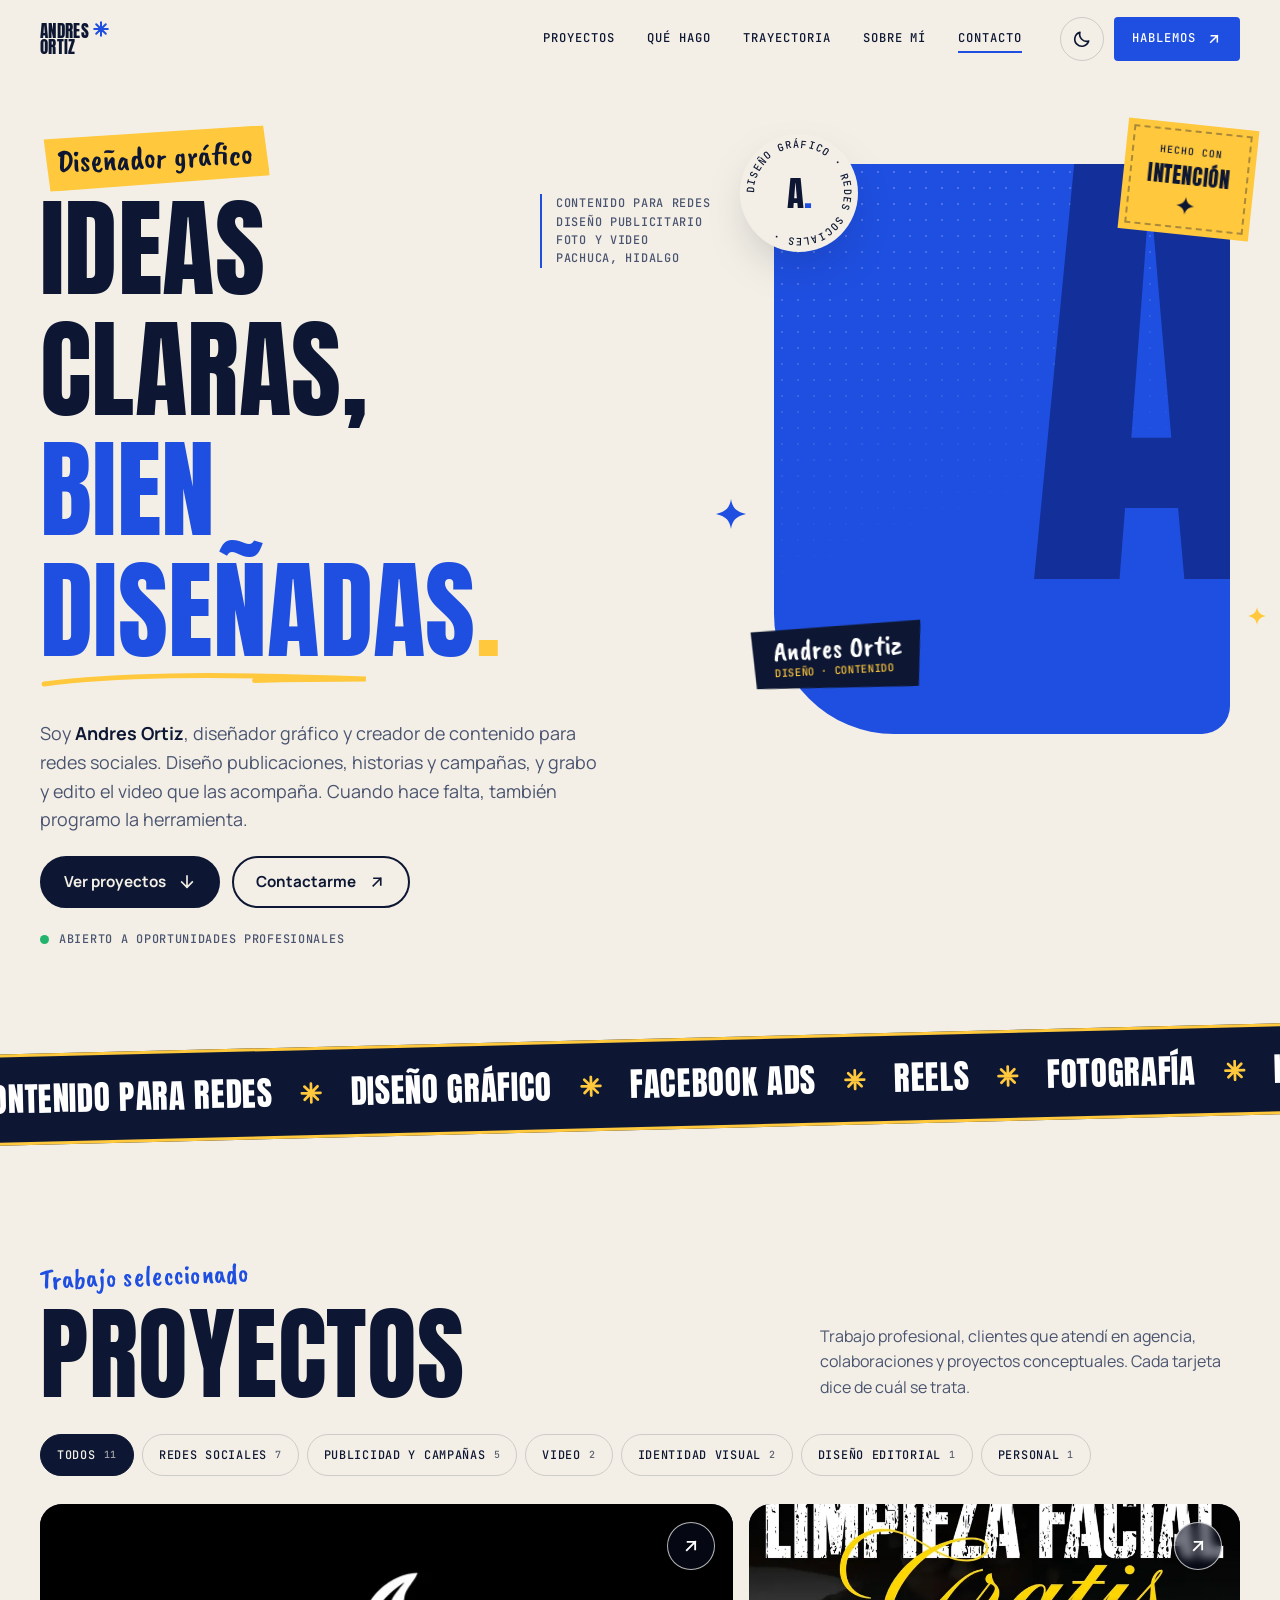
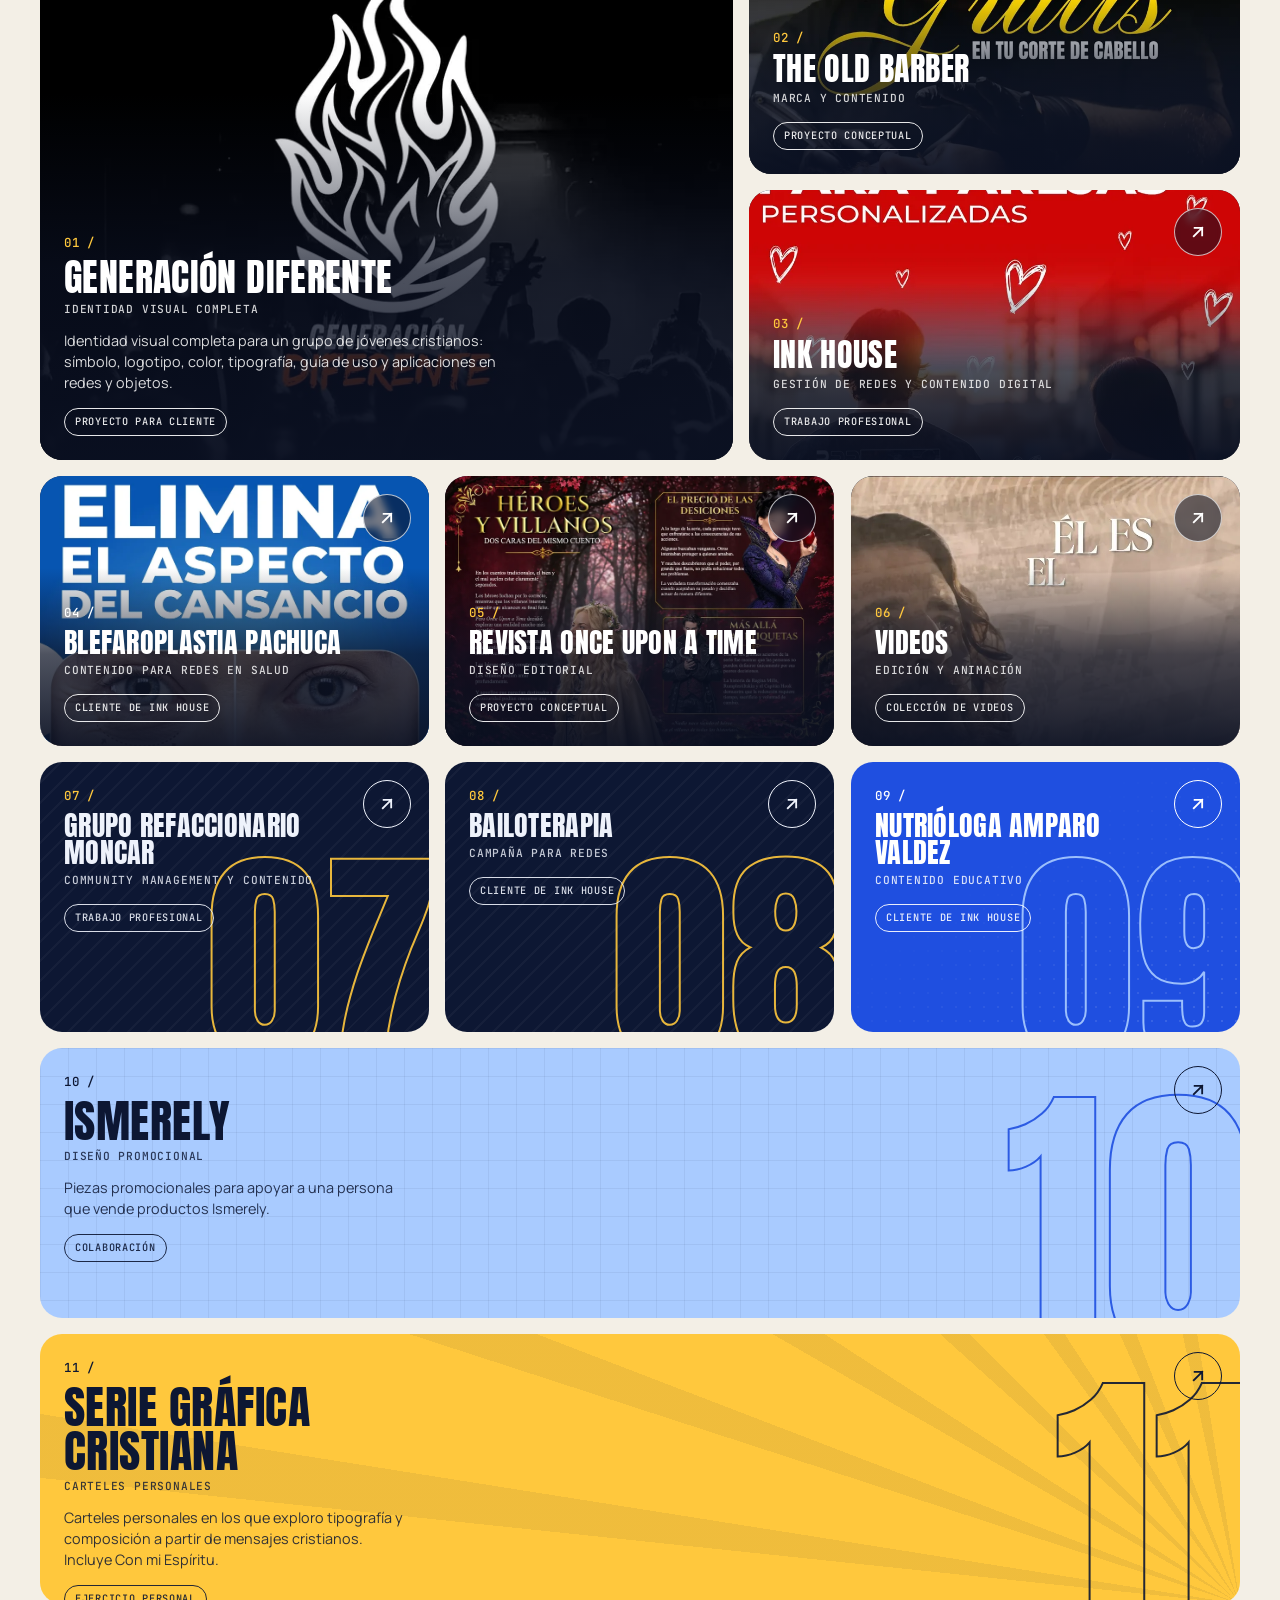
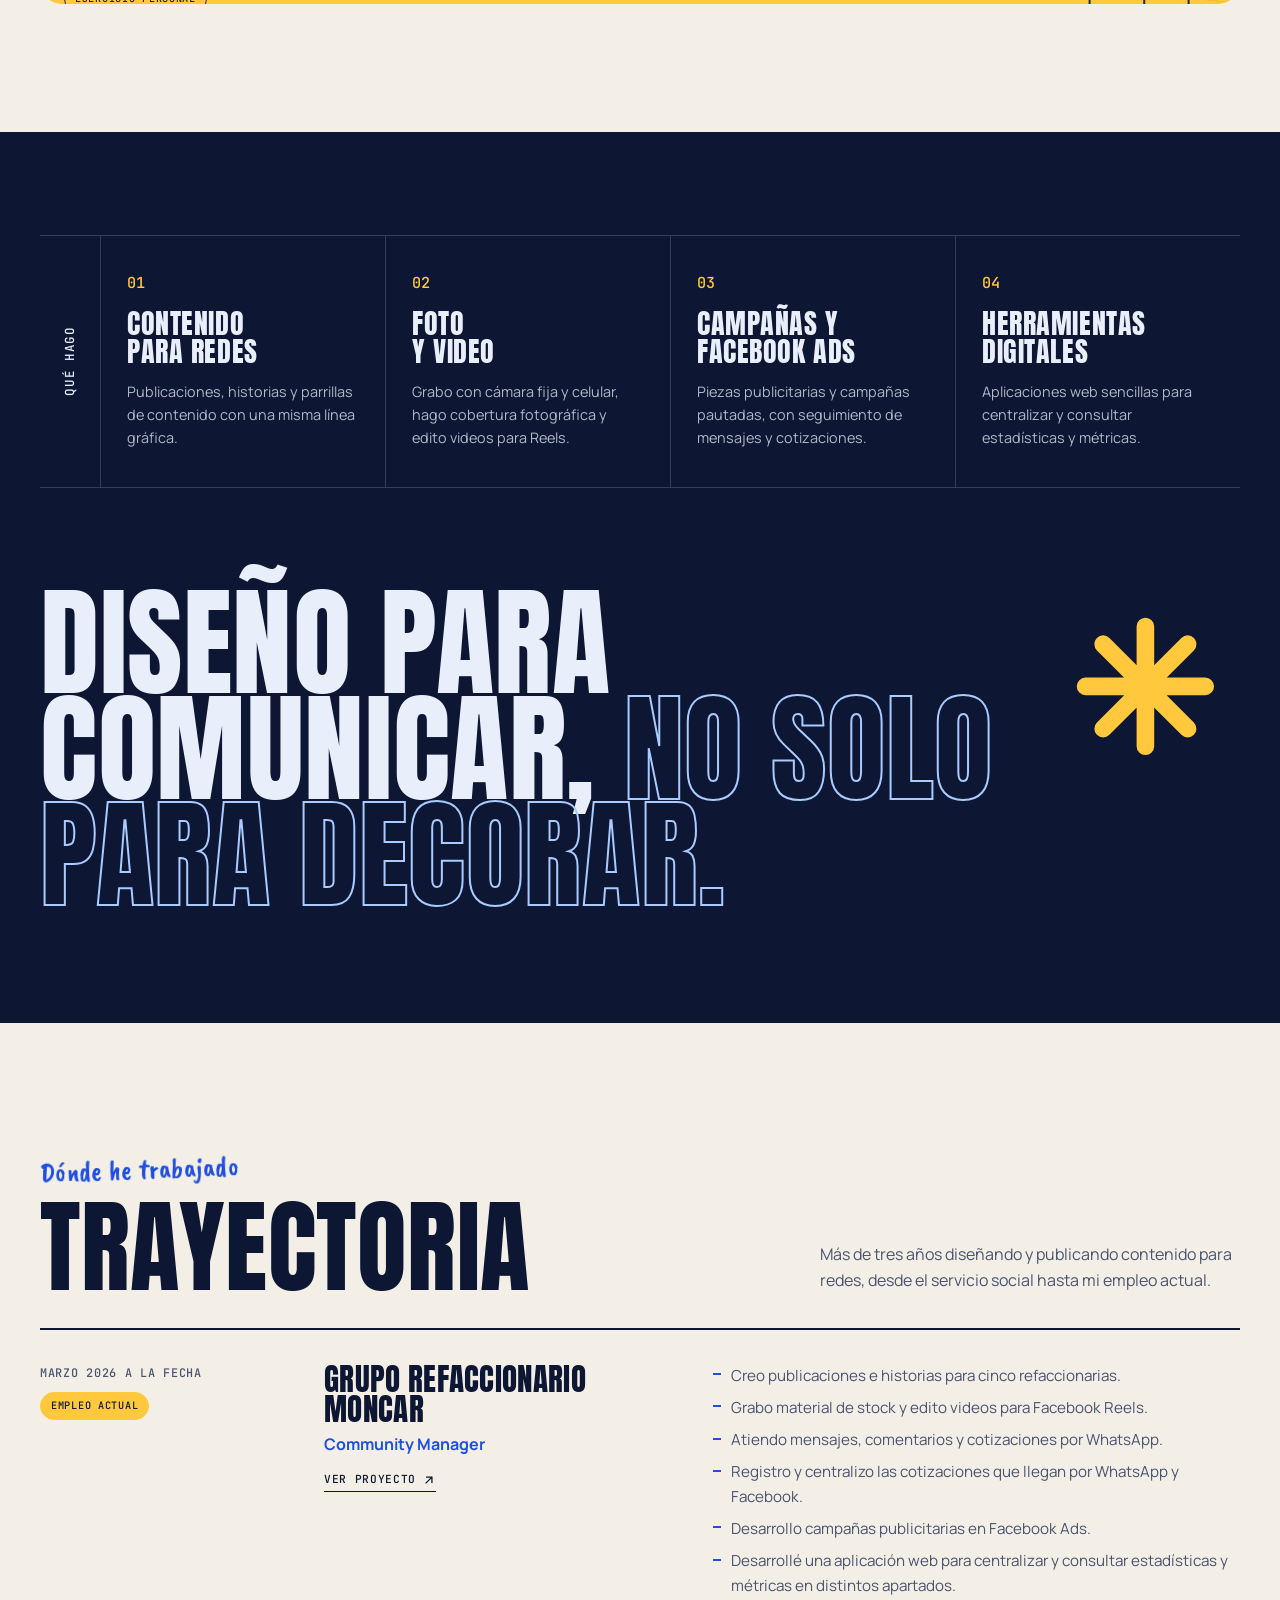
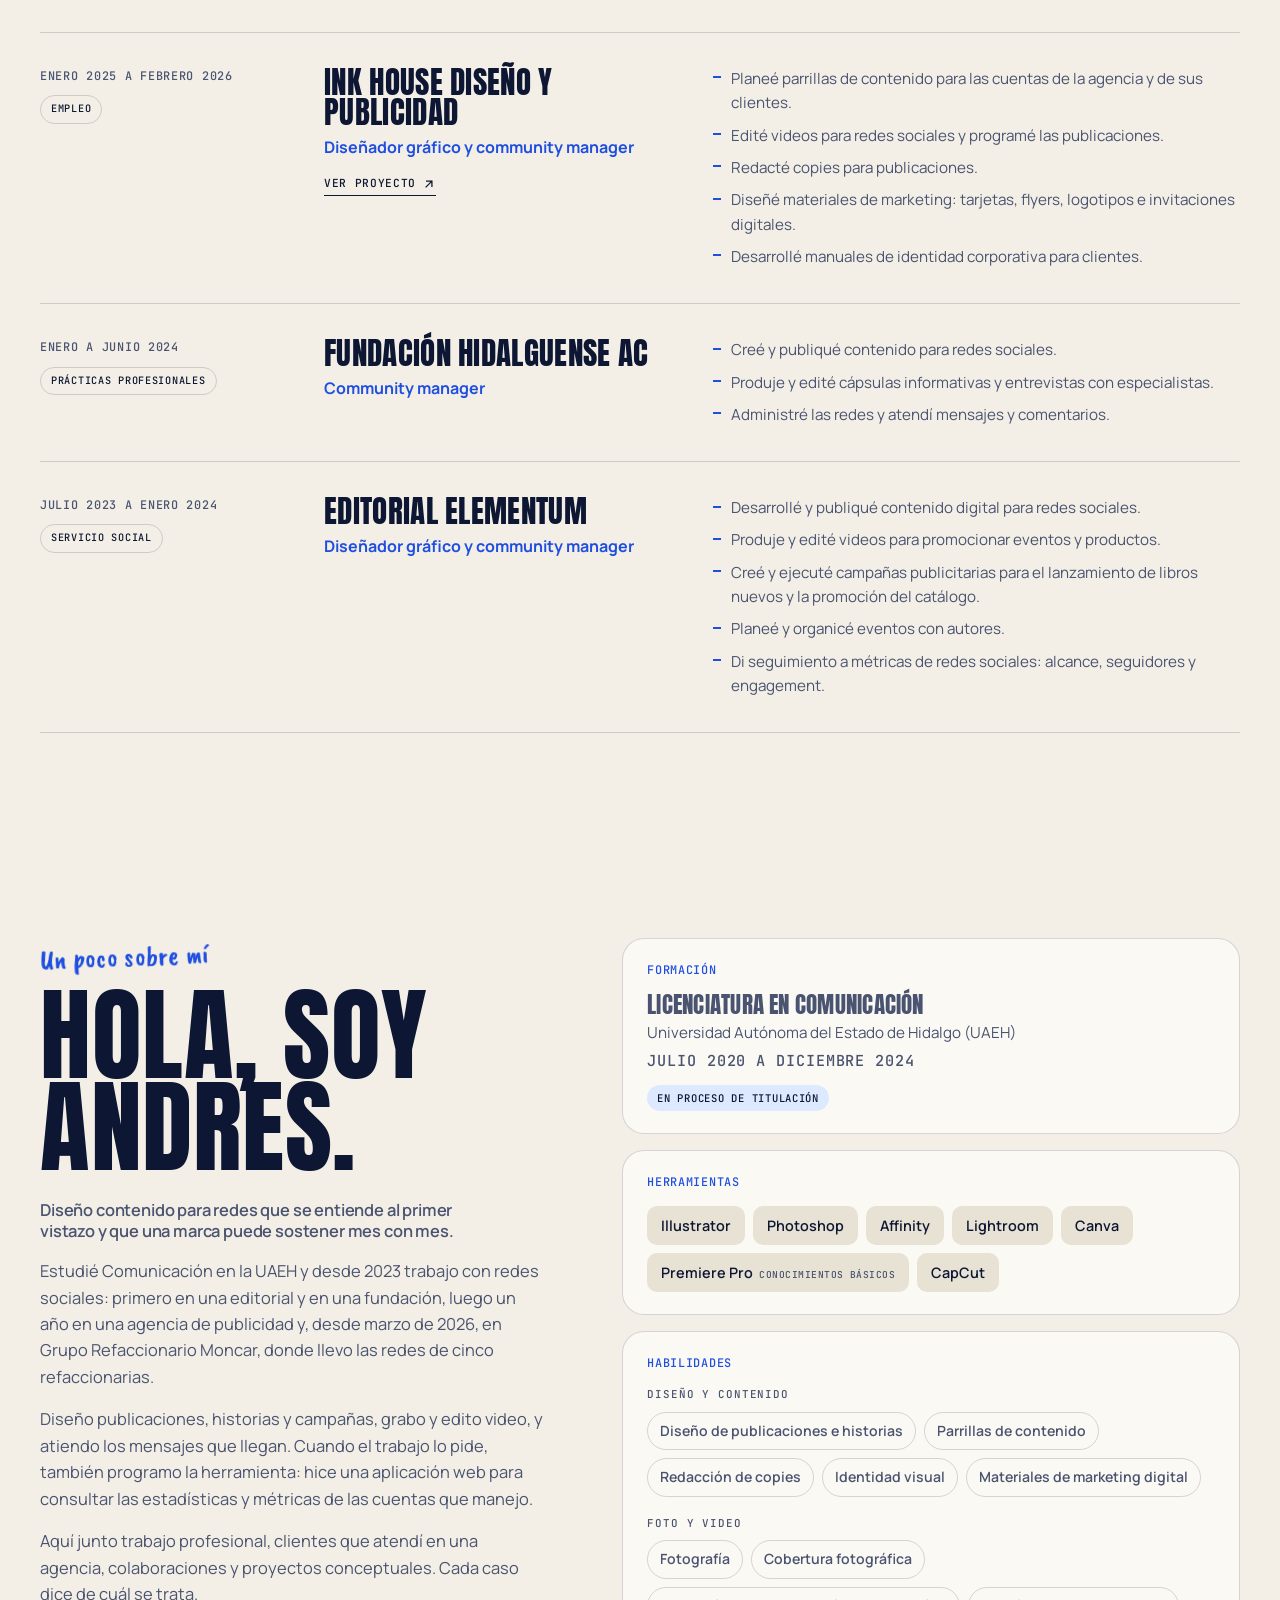
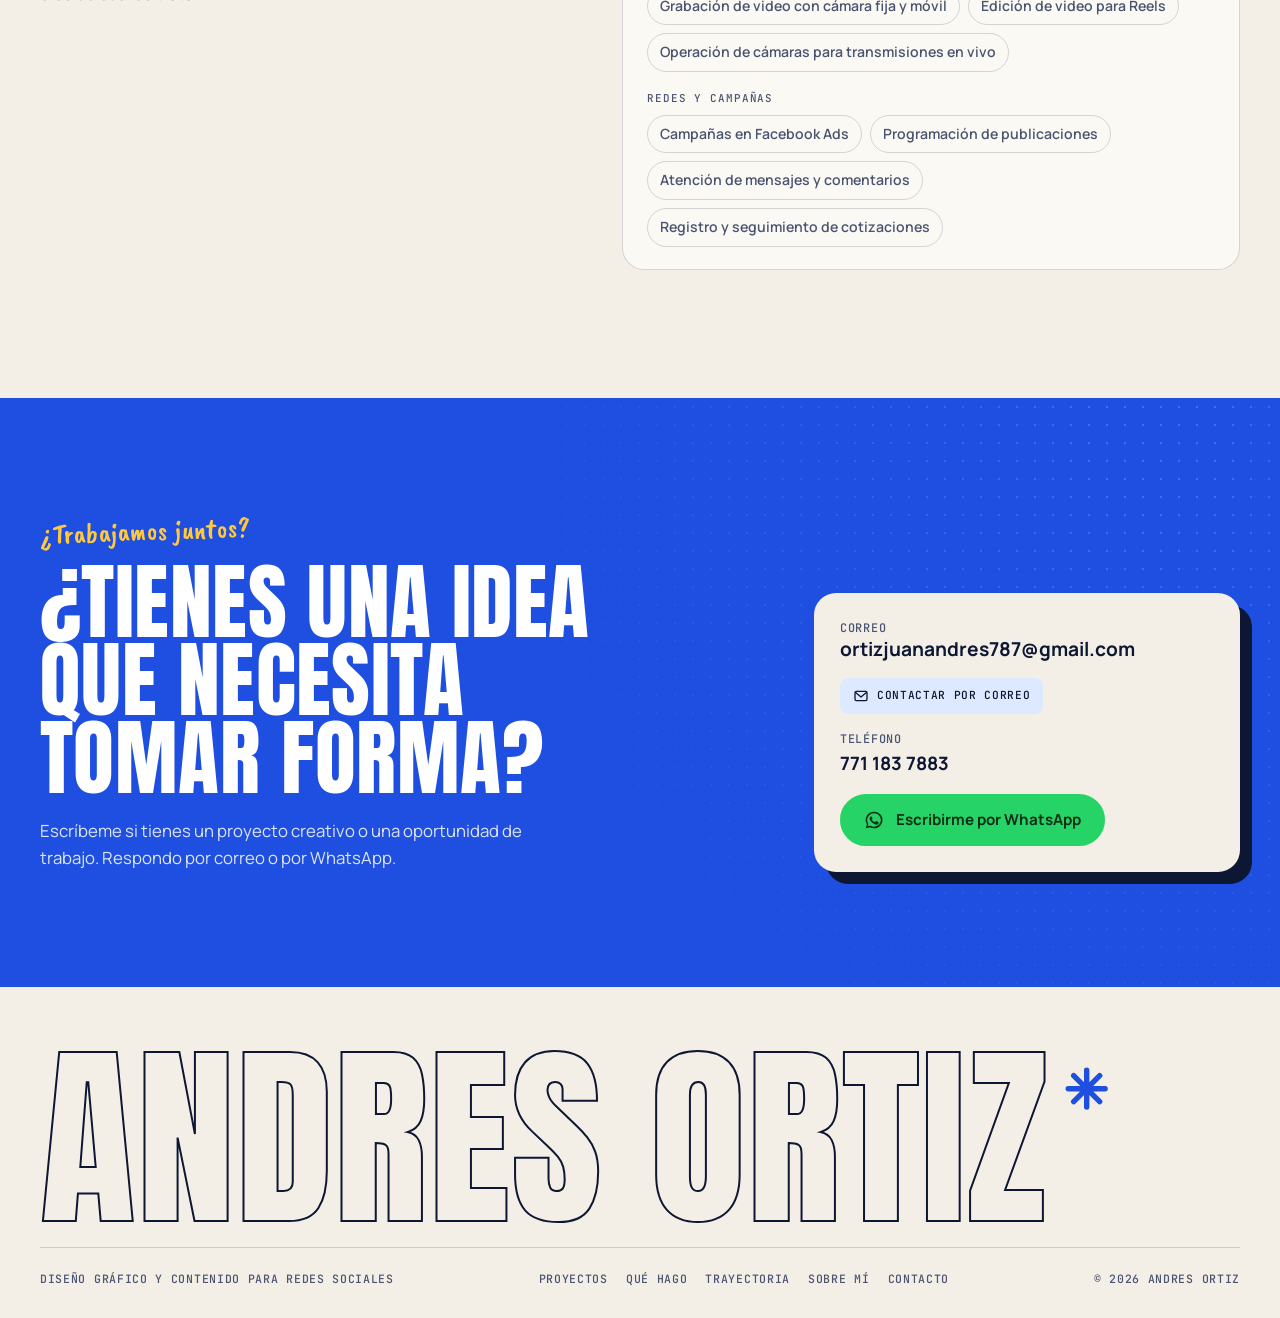
<file: index.html>
<!doctype html>
<html lang="es" class="no-js">
<head>
<meta charset="utf-8">
<meta name="viewport" content="width=device-width,initial-scale=1">
<title>Andres Ortiz · Diseñador gráfico y creador de contenido para redes sociales</title>
<meta name="description" content="Portafolio de Andres Ortiz, diseñador gráfico y creador de contenido para redes sociales en Pachuca, Hidalgo.">
<meta name="theme-color" content="#f3efe6" media="(prefers-color-scheme: light)">
<meta name="theme-color" content="#0a1022" media="(prefers-color-scheme: dark)">
<link rel="canonical" href="https://andre0tz.github.io/portafolio-andres-ortiz/">
<!-- Vista al compartir el enlace (Facebook, WhatsApp, LinkedIn, X). Cada proyecto tiene la suya en p/<slug>/ -->
<meta property="og:type" content="website">
<meta property="og:site_name" content="Andres Ortiz · Portafolio">
<meta property="og:locale" content="es_MX">
<meta property="og:url" content="https://andre0tz.github.io/portafolio-andres-ortiz/">
<meta property="og:title" content="Andres Ortiz · Diseñador gráfico y creador de contenido para redes sociales">
<meta property="og:description" content="Identidad visual, publicaciones, historias, campañas, fotografía y video para redes sociales.">
<meta property="og:image" content="https://andre0tz.github.io/portafolio-andres-ortiz/assets/compartir/portafolio.jpg">
<meta property="og:image:width" content="1200">
<meta property="og:image:height" content="630">
<meta property="og:image:alt" content="Portafolio de Andres Ortiz con tres de sus proyectos">
<meta name="twitter:card" content="summary_large_image">
<meta name="twitter:title" content="Andres Ortiz · Diseñador gráfico y creador de contenido para redes sociales">
<meta name="twitter:description" content="Identidad visual, publicaciones, historias, campañas, fotografía y video para redes sociales.">
<meta name="twitter:image" content="https://andre0tz.github.io/portafolio-andres-ortiz/assets/compartir/portafolio.jpg">
<link rel="icon" href="assets/favicon.svg" type="image/svg+xml">
<link rel="apple-touch-icon" href="assets/apple-touch-icon.png">
<link rel="preload" href="assets/fonts/anton-latin-400-normal.woff2" as="font" type="font/woff2" crossorigin>
<link rel="preload" href="assets/fonts/manrope-latin-wght-normal.woff2" as="font" type="font/woff2" crossorigin>
<script>
  /* Tema antes de pintar, para evitar parpadeo */
  (function () {
    var d = document.documentElement, t = null;
    d.classList.remove('no-js'); d.classList.add('js');
    try { t = localStorage.getItem('tema'); } catch (e) {}
    if (!t) t = matchMedia('(prefers-color-scheme: dark)').matches ? 'oscuro' : 'claro';
    d.dataset.theme = t;
    if (/[?&]pendientes\b/.test(location.search)) d.classList.add('ver-pendientes');
  })();
</script>
<link rel="stylesheet" href="assets/css/estilos.css?v=20261120a">
</head>
<body>
<a class="saltar" href="#contenido">Saltar al contenido</a>

<!-- ============ SÍMBOLOS SVG REUTILIZABLES ============ -->
<svg width="0" height="0" style="position:absolute" aria-hidden="true">
  <symbol id="i-flecha" viewBox="0 0 24 24"><path d="M7 17 17 7M8 7h9v9" fill="none" stroke="currentColor" stroke-width="2.2" stroke-linecap="square"/></symbol>
  <symbol id="i-abajo" viewBox="0 0 24 24"><path d="M12 4v15M5 12l7 7 7-7" fill="none" stroke="currentColor" stroke-width="2.2" stroke-linecap="square"/></symbol>
  <symbol id="i-chispa" viewBox="0 0 24 24"><path d="M12 0c.9 6.7 4.4 10.4 12 12-7.6 1.6-11.1 5.3-12 12-.9-6.7-4.4-10.4-12-12C7.6 10.4 11.1 6.7 12 0Z" fill="currentColor"/></symbol>
  <symbol id="i-estallido" viewBox="0 0 40 40"><g stroke="currentColor" stroke-width="5" stroke-linecap="round"><path d="M20 3v34M3 20h34M8 8l24 24M32 8 8 32"/></g></symbol>
  <symbol id="i-sol" viewBox="0 0 24 24"><circle cx="12" cy="12" r="4.5" fill="none" stroke="currentColor" stroke-width="2"/><path d="M12 1.5v3M12 19.5v3M1.5 12h3M19.5 12h3M4.6 4.6l2.1 2.1M17.3 17.3l2.1 2.1M4.6 19.4l2.1-2.1M17.3 6.7l2.1-2.1" stroke="currentColor" stroke-width="2" stroke-linecap="round"/></symbol>
  <symbol id="i-luna" viewBox="0 0 24 24"><path d="M20 14.5A8.5 8.5 0 0 1 9.5 4a8.5 8.5 0 1 0 10.5 10.5Z" fill="none" stroke="currentColor" stroke-width="2" stroke-linejoin="round"/></symbol>
  <symbol id="i-cerrar" viewBox="0 0 24 24"><path d="M6 6l12 12M18 6 6 18" stroke="currentColor" stroke-width="2.2" stroke-linecap="square"/></symbol>
  <symbol id="i-correo" viewBox="0 0 24 24"><rect x="3" y="5" width="18" height="14" rx="2" fill="none" stroke="currentColor" stroke-width="2"/><path d="m3.5 6.5 8.5 7 8.5-7" fill="none" stroke="currentColor" stroke-width="2" stroke-linejoin="round"/></symbol>
  <symbol id="i-whatsapp" viewBox="0 0 24 24"><path fill="currentColor" d="M12 2a9.9 9.9 0 0 0-8.5 15l-1.4 5 5.1-1.3A10 10 0 1 0 12 2Zm0 18.2a8.2 8.2 0 0 1-4.2-1.2l-.3-.2-3 .8.8-2.9-.2-.3A8.2 8.2 0 1 1 12 20.2Zm4.5-6.1c-.2-.1-1.5-.7-1.7-.8s-.4-.1-.6.1-.7.8-.8 1-.3.2-.6.1a6.7 6.7 0 0 1-3.3-2.9c-.3-.4.2-.4.7-1.3.1-.2 0-.3 0-.4l-.8-1.8c-.2-.5-.4-.4-.6-.4h-.5a1 1 0 0 0-.7.3 3 3 0 0 0-.9 2.2 5.2 5.2 0 0 0 1.1 2.7 11.9 11.9 0 0 0 4.6 4c1.7.7 2.3.8 3.2.6a2.7 2.7 0 0 0 1.8-1.2 2.2 2.2 0 0 0 .1-1.3c0-.1-.2-.2-.4-.3Z"/></symbol>
  <symbol id="i-copiar" viewBox="0 0 24 24"><rect x="8" y="8" width="12" height="12" rx="2" fill="none" stroke="currentColor" stroke-width="2"/><path d="M16 8V5a1 1 0 0 0-1-1H5a1 1 0 0 0-1 1v10a1 1 0 0 0 1 1h3" fill="none" stroke="currentColor" stroke-width="2"/></symbol>
  <symbol id="i-imagen" viewBox="0 0 24 24"><rect x="3" y="4" width="18" height="16" rx="2" fill="none" stroke="currentColor" stroke-width="1.6"/><circle cx="9" cy="10" r="2" fill="none" stroke="currentColor" stroke-width="1.6"/><path d="m4 18 5-5 4 4 3-3 4 4" fill="none" stroke="currentColor" stroke-width="1.6"/></symbol>
  <symbol id="i-play" viewBox="0 0 24 24"><path d="M8 5v14l11-7z" fill="currentColor"/></symbol>
  <symbol id="i-ig-corazon" viewBox="0 0 24 24"><path d="M12 20.3 10.6 19C5.6 14.5 2.5 11.7 2.5 8.2 2.5 5.4 4.7 3.3 7.4 3.3c1.8 0 3.5.9 4.6 2.3 1.1-1.4 2.8-2.3 4.6-2.3 2.7 0 4.9 2.1 4.9 4.9 0 3.5-3.1 6.3-8.1 10.8L12 20.3z" fill="var(--relleno,none)" stroke="currentColor" stroke-width="1.9" stroke-linejoin="round"/></symbol>
  <symbol id="i-ig-comentario" viewBox="0 0 24 24"><path d="M20.7 16.4A9 9 0 1 0 17 20l3.9 1-0.2-4.6z" fill="none" stroke="currentColor" stroke-width="1.9" stroke-linejoin="round"/></symbol>
  <symbol id="i-ig-enviar" viewBox="0 0 24 24"><path d="M21.5 3 10 13.4M21.5 3l-6.8 18-4.7-7.6L2.5 9.7 21.5 3z" fill="none" stroke="currentColor" stroke-width="1.9" stroke-linejoin="round"/></symbol>
  <symbol id="i-ig-guardar" viewBox="0 0 24 24"><path d="M19 21l-7-6-7 6V3.5h14V21z" fill="none" stroke="currentColor" stroke-width="1.9" stroke-linejoin="round"/></symbol>
  <symbol id="i-ig-mas" viewBox="0 0 24 24"><circle cx="5" cy="12" r="1.7" fill="currentColor"/><circle cx="12" cy="12" r="1.7" fill="currentColor"/><circle cx="19" cy="12" r="1.7" fill="currentColor"/></symbol>
  <symbol id="i-fb-like" viewBox="0 0 24 24"><path d="M7.5 10.5V20h-3.5v-9.5h3.5zm2 9.5h7.6c.9 0 1.7-.6 1.9-1.5l1.4-6.2c.3-1.2-.7-2.3-1.9-2.3H14V5.6c0-1.3-1-2.3-2.3-2.3L9.5 10v10z" fill="currentColor"/></symbol>
  <symbol id="i-pausa" viewBox="0 0 24 24"><rect x="6" y="5" width="4" height="14" rx="1" fill="currentColor"/><rect x="14" y="5" width="4" height="14" rx="1" fill="currentColor"/></symbol>
</svg>

<!-- ============ NAVEGACIÓN ============ -->
<header class="nav" id="nav">
  <div class="contenedor nav__in">
    <a class="marca" href="#inicio" aria-label="Andres Ortiz, ir al inicio">
      <span class="marca__txt">ANDRES<br>ORTIZ</span>
      <svg class="marca__icono" aria-hidden="true"><use href="#i-estallido"/></svg>
    </a>
    <nav class="nav__links" id="menu" aria-label="Principal">
      <a href="#proyectos" data-seccion="proyectos">Proyectos</a>
      <a href="#servicios" data-seccion="servicios">Qué hago</a>
      <a href="#trayectoria" data-seccion="trayectoria">Trayectoria</a>
      <a href="#sobre-mi" data-seccion="sobre-mi">Sobre mí</a>
      <a href="#contacto" data-seccion="contacto">Contacto</a>
    </nav>
    <div class="nav__acciones">
      <button class="tema" id="tema" type="button" aria-label="Cambiar a modo oscuro">
        <svg class="tema__sol" aria-hidden="true"><use href="#i-sol"/></svg>
        <svg class="tema__luna" aria-hidden="true"><use href="#i-luna"/></svg>
      </button>
      <a class="nav__cta" href="#contacto">Hablemos <svg aria-hidden="true"><use href="#i-flecha"/></svg></a>
      <button class="hamburguesa" id="hamburguesa" type="button" aria-expanded="false" aria-controls="menu" aria-label="Abrir menú"><span></span><span></span></button>
    </div>
  </div>
</header>

<main id="contenido">

<!-- ============ PORTADA ============ -->
<section class="hero" id="inicio" aria-labelledby="hero-titulo">
  <div class="contenedor hero__grid">
    <div class="hero__texto">
      <p class="hero__firma" data-anim="1"><span class="pincel">Diseñador gráfico</span></p>
      <h1 class="hero__titulo" id="hero-titulo">
        <span class="linea"><span>Ideas</span></span>
        <span class="linea"><span>claras,</span></span>
        <span class="linea linea--acento"><span>bien</span></span>
        <span class="linea linea--acento"><span>diseñadas<i class="punto">.</i></span></span>
      </h1>
      <svg class="trazo" viewBox="0 0 320 22" aria-hidden="true" preserveAspectRatio="none"><path d="M4 15C70 6 160 4 316 10c-90 0-170 3-250 9" fill="none" stroke="currentColor" stroke-width="5" stroke-linecap="round"/></svg>
    </div>

    <aside class="hero__nota" data-anim="2">
      <p class="mono">Contenido para redes<br>Diseño publicitario<br>Foto y video<br><span class="hero__ubicacion" data-perfil="ubicacion"></span></p>
    </aside>

    <div class="hero__visual" data-anim="3">
      <div class="hero__panel">
        <span class="hero__letra" aria-hidden="true">A</span>
        <div class="hero__foto" id="heroFoto">
          <div class="hueco hueco--foto">
            <svg aria-hidden="true"><use href="#i-imagen"/></svg>
            <span>Tu foto va aquí</span>
            <code>assets/perfil/andres.webp</code>
          </div>
        </div>
      </div>
      <span class="hero__nombre"><span class="script">Andres Ortiz</span><span class="mono">Diseño · Contenido</span></span>
      <div class="sello" aria-hidden="true">
        <svg viewBox="0 0 120 120" class="sello__texto"><defs><path id="circulo" d="M60 60m-46 0a46 46 0 1 1 92 0a46 46 0 1 1-92 0"/></defs><text><textPath href="#circulo">DISEÑO GRÁFICO · REDES SOCIALES · </textPath></text></svg>
        <span class="sello__centro">A<i>.</i></span>
      </div>
      <div class="estampa" aria-hidden="true"><span>Hecho con</span><b>intención</b><svg><use href="#i-chispa"/></svg></div>
      <svg class="chispa chispa--1" aria-hidden="true"><use href="#i-chispa"/></svg>
      <svg class="chispa chispa--2" aria-hidden="true"><use href="#i-chispa"/></svg>
    </div>

    <div class="hero__pie" data-anim="4">
      <p class="hero__intro">Soy <strong>Andres Ortiz</strong>, diseñador gráfico y creador de contenido para redes sociales. Diseño publicaciones, historias y campañas, y grabo y edito el video que las acompaña. Cuando hace falta, también programo la herramienta.</p>
      <div class="botones">
        <a class="btn btn--solido" href="#proyectos">Ver proyectos <svg aria-hidden="true"><use href="#i-abajo"/></svg></a>
        <a class="btn btn--linea" href="#contacto">Contactarme <svg aria-hidden="true"><use href="#i-flecha"/></svg></a>
      </div>
      <p class="hero__estado"><span class="pulso" aria-hidden="true"></span> Abierto a oportunidades profesionales</p>
    </div>
  </div>

  <div class="cinta" aria-hidden="true">
    <div class="cinta__pista">
      <span>Contenido para redes</span><svg><use href="#i-estallido"/></svg>
      <span>Diseño gráfico</span><svg><use href="#i-estallido"/></svg>
      <span>Facebook Ads</span><svg><use href="#i-estallido"/></svg>
      <span>Reels</span><svg><use href="#i-estallido"/></svg>
      <span>Fotografía</span><svg><use href="#i-estallido"/></svg>
      <span>Identidad visual</span><svg><use href="#i-estallido"/></svg>
      <span>Contenido para redes</span><svg><use href="#i-estallido"/></svg>
      <span>Diseño gráfico</span><svg><use href="#i-estallido"/></svg>
      <span>Facebook Ads</span><svg><use href="#i-estallido"/></svg>
      <span>Reels</span><svg><use href="#i-estallido"/></svg>
      <span>Fotografía</span><svg><use href="#i-estallido"/></svg>
      <span>Identidad visual</span><svg><use href="#i-estallido"/></svg>
    </div>
  </div>
</section>

<!-- ============ PROYECTOS ============ -->
<section class="seccion proyectos" id="proyectos" aria-labelledby="proyectos-titulo">
  <div class="contenedor">
    <header class="cabecera" data-reveal>
      <div>
        <p class="script kicker">Trabajo seleccionado</p>
        <h2 class="titulo-seccion" id="proyectos-titulo">Proyectos</h2>
      </div>
      <p class="cabecera__texto">Trabajo profesional, clientes que atendí en agencia, colaboraciones y proyectos conceptuales. Cada tarjeta dice de cuál se trata.</p>
    </header>

    <div class="filtros" id="filtros" role="toolbar" aria-label="Filtrar proyectos" data-reveal></div>
    <p class="sr-only" id="filtroEstado" aria-live="polite"></p>

    <div class="obras" id="obras">
      <noscript><p>Activa JavaScript para ver la galería de proyectos.</p></noscript>
    </div>
  </div>
</section>

<!-- ============ QUÉ HAGO ============ -->
<section class="banda" id="servicios" aria-labelledby="servicios-titulo">
  <div class="contenedor banda__grid">
    <h2 class="banda__vertical" id="servicios-titulo">Qué hago</h2>
    <article class="servicio" data-reveal>
      <span class="servicio__num">01</span>
      <h3>Contenido<br>para redes</h3>
      <p>Publicaciones, historias y parrillas de contenido con una misma línea gráfica.</p>
    </article>
    <article class="servicio" data-reveal>
      <span class="servicio__num">02</span>
      <h3>Foto<br>y video</h3>
      <p>Grabo con cámara fija y celular, hago cobertura fotográfica y edito videos para Reels.</p>
    </article>
    <article class="servicio" data-reveal>
      <span class="servicio__num">03</span>
      <h3>Campañas y<br>Facebook Ads</h3>
      <p>Piezas publicitarias y campañas pautadas, con seguimiento de mensajes y cotizaciones.</p>
    </article>
    <article class="servicio" data-reveal>
      <span class="servicio__num">04</span>
      <h3>Herramientas<br>digitales</h3>
      <p>Aplicaciones web sencillas para centralizar y consultar estadísticas y métricas.</p>
    </article>
  </div>
  <div class="contenedor manifiesto" data-reveal>
    <p class="manifiesto__frase">Diseño para<br>comunicar, <span>no solo<br>para decorar.</span></p>
    <svg class="manifiesto__estallido" aria-hidden="true"><use href="#i-estallido"/></svg>
  </div>
</section>

<!-- ============ TRAYECTORIA ============ -->
<section class="seccion trayectoria" id="trayectoria" aria-labelledby="trayectoria-titulo">
  <div class="contenedor">
    <header class="cabecera" data-reveal>
      <div>
        <p class="script kicker">Dónde he trabajado</p>
        <h2 class="titulo-seccion" id="trayectoria-titulo">Trayectoria</h2>
      </div>
      <p class="cabecera__texto">Más de tres años diseñando y publicando contenido para redes, desde el servicio social hasta mi empleo actual.</p>
    </header>
    <ol class="tray" id="listaTrayectoria"></ol>
  </div>
</section>

<!-- ============ SOBRE MÍ ============ -->
<section class="seccion sobre" id="sobre-mi" aria-labelledby="sobre-titulo">
  <div class="contenedor sobre__grid">
    <div class="sobre__izq" data-reveal>
      <p class="script kicker">Un poco sobre mí</p>
      <h2 class="titulo-seccion" id="sobre-titulo">Hola, soy Andres.</h2>
      <p class="sobre__entrada">Diseño contenido para redes que se entiende al primer vistazo y que una marca puede sostener mes con mes.</p>
      <p>Estudié Comunicación en la UAEH y desde 2023 trabajo con redes sociales: primero en una editorial y en una fundación, luego un año en una agencia de publicidad y, desde marzo de 2026, en Grupo Refaccionario Moncar, donde llevo las redes de cinco refaccionarias.</p>
      <p>Diseño publicaciones, historias y campañas, grabo y edito video, y atiendo los mensajes que llegan. Cuando el trabajo lo pide, también programo la herramienta: hice una aplicación web para consultar las estadísticas y métricas de las cuentas que manejo.</p>
      <p>Aquí junto trabajo profesional, clientes que atendí en una agencia, colaboraciones y proyectos conceptuales. Cada caso dice de cuál se trata.</p>
      <a class="btn btn--linea btn--cv" id="btnCV" href="#" hidden>Descargar CV <svg aria-hidden="true"><use href="#i-abajo"/></svg></a>
    </div>
    <div class="sobre__der" data-reveal>
      <div class="panel formacion" id="formacion" hidden>
        <h3 class="panel__titulo mono">Formación</h3>
        <ul></ul>
      </div>
      <div class="panel herramientas" id="herramientas" hidden>
        <h3 class="panel__titulo mono">Herramientas</h3>
        <ul></ul>
      </div>
      <div class="panel habilidades" id="habilidades" hidden>
        <h3 class="panel__titulo mono">Habilidades</h3>
        <div class="habilidades__grupos"></div>
      </div>
      <p class="nota-pendiente">Pendiente: tu CV en PDF (<code>PERFIL.cv</code>) y tu foto (<code>PERFIL.foto</code>).</p>
    </div>
  </div>
</section>

<!-- ============ CONTACTO ============ -->
<section class="contacto" id="contacto" aria-labelledby="contacto-titulo">
  <div class="contenedor contacto__grid">
    <div data-reveal>
      <p class="script kicker kicker--claro">¿Trabajamos juntos?</p>
      <h2 class="contacto__titulo" id="contacto-titulo">¿Tienes una idea que necesita tomar forma?</h2>
      <p class="contacto__texto">Escríbeme si tienes un proyecto creativo o una oportunidad de trabajo. Respondo por correo o por WhatsApp.</p>
    </div>
    <div class="contacto__tarjeta" data-reveal>
      <a class="contacto__correo" data-perfil-href="mailto" href="mailto:ortizjuanandres787@gmail.com">
        <span class="mono">Correo</span>
        <b data-perfil="correo">ortizjuanandres787@gmail.com</b>
      </a>
      <a class="contacto__accion" data-perfil-href="mailto" href="mailto:ortizjuanandres787@gmail.com"><svg aria-hidden="true"><use href="#i-correo"/></svg><span>Contactar por correo</span></a>
      <a class="contacto__tel" data-perfil-href="tel" href="tel:+527711837883"><span class="mono">Teléfono</span><b data-perfil="telefonoVisible">771 183 7883</b></a>
      <div class="redes" id="redes" hidden></div>
      <a class="btn btn--wa" href="https://wa.me/527711837883" target="_blank" rel="noopener"><svg aria-hidden="true"><use href="#i-whatsapp"/></svg> Escribirme por WhatsApp</a>
    </div>
  </div>
</section>
</main>

<footer class="pie">
  <div class="contenedor">
    <p class="pie__gigante" aria-hidden="true">ANDRES ORTIZ<svg><use href="#i-estallido"/></svg></p>
    <div class="pie__fila">
      <span>Diseño gráfico y contenido para redes sociales</span>
      <nav aria-label="Pie de página"><a href="#proyectos">Proyectos</a><a href="#servicios">Qué hago</a><a href="#trayectoria">Trayectoria</a><a href="#sobre-mi">Sobre mí</a><a href="#contacto">Contacto</a></nav>
      <span>© <span id="anio">2026</span> Andres Ortiz</span>
    </div>
  </div>
</footer>

<!-- ============ CASO DE PROYECTO ============ -->
<dialog class="caso" id="caso" aria-labelledby="casoTitulo">
  <button type="button" class="caso__volver" id="casoVolver" aria-label="Volver al portafolio">
    <svg aria-hidden="true"><use href="#i-flecha"/></svg><span>Volver</span>
  </button>
  <div class="caso__cuerpo" id="casoCuerpo"></div>
  <div class="visor" id="visor" role="dialog" aria-modal="true" aria-labelledby="visorTitulo" hidden>
    <button type="button" class="visor__btn visor__cerrar" id="visorCerrar" aria-label="Cerrar vista ampliada"><svg aria-hidden="true"><use href="#i-cerrar"/></svg></button>
    <div class="visor__escena">
      <button type="button" class="visor__btn visor__prev" id="visorPrev" aria-label="Pieza anterior"><svg aria-hidden="true" style="transform:rotate(-135deg)"><use href="#i-flecha"/></svg></button>
      <figure class="visor__marco"><img id="visorImg" alt=""></figure>
      <button type="button" class="visor__btn visor__next" id="visorNext" aria-label="Pieza siguiente"><svg aria-hidden="true" style="transform:rotate(45deg)"><use href="#i-flecha"/></svg></button>
      <aside class="visor__info" aria-live="polite">
        <p class="visor__seccion mono" id="visorSeccion"></p>
        <h3 class="visor__titulo" id="visorTitulo"></h3>
        <p class="visor__desc" id="visorDesc"></p>
      </aside>
    </div>
    <div class="visor__minis" id="visorMinis" aria-label="Piezas de esta sección"></div>
  </div>
</dialog>

<div class="aviso" id="aviso" role="status" aria-live="polite"></div>

<script src="assets/js/miniaturas.js?v=20261120a"></script>
<script src="assets/js/proyectos.js?v=20261120a"></script>
<script src="assets/js/videos.js?v=20261120a"></script>
<script src="assets/js/videoteca.js?v=20261120a"></script>
<script src="assets/js/revista.js?v=20261120a"></script>
<script src="assets/js/presentaciones.js?v=20261120a"></script>
<script src="assets/js/main.js?v=20261120a"></script>
</body>
</html>
</file>
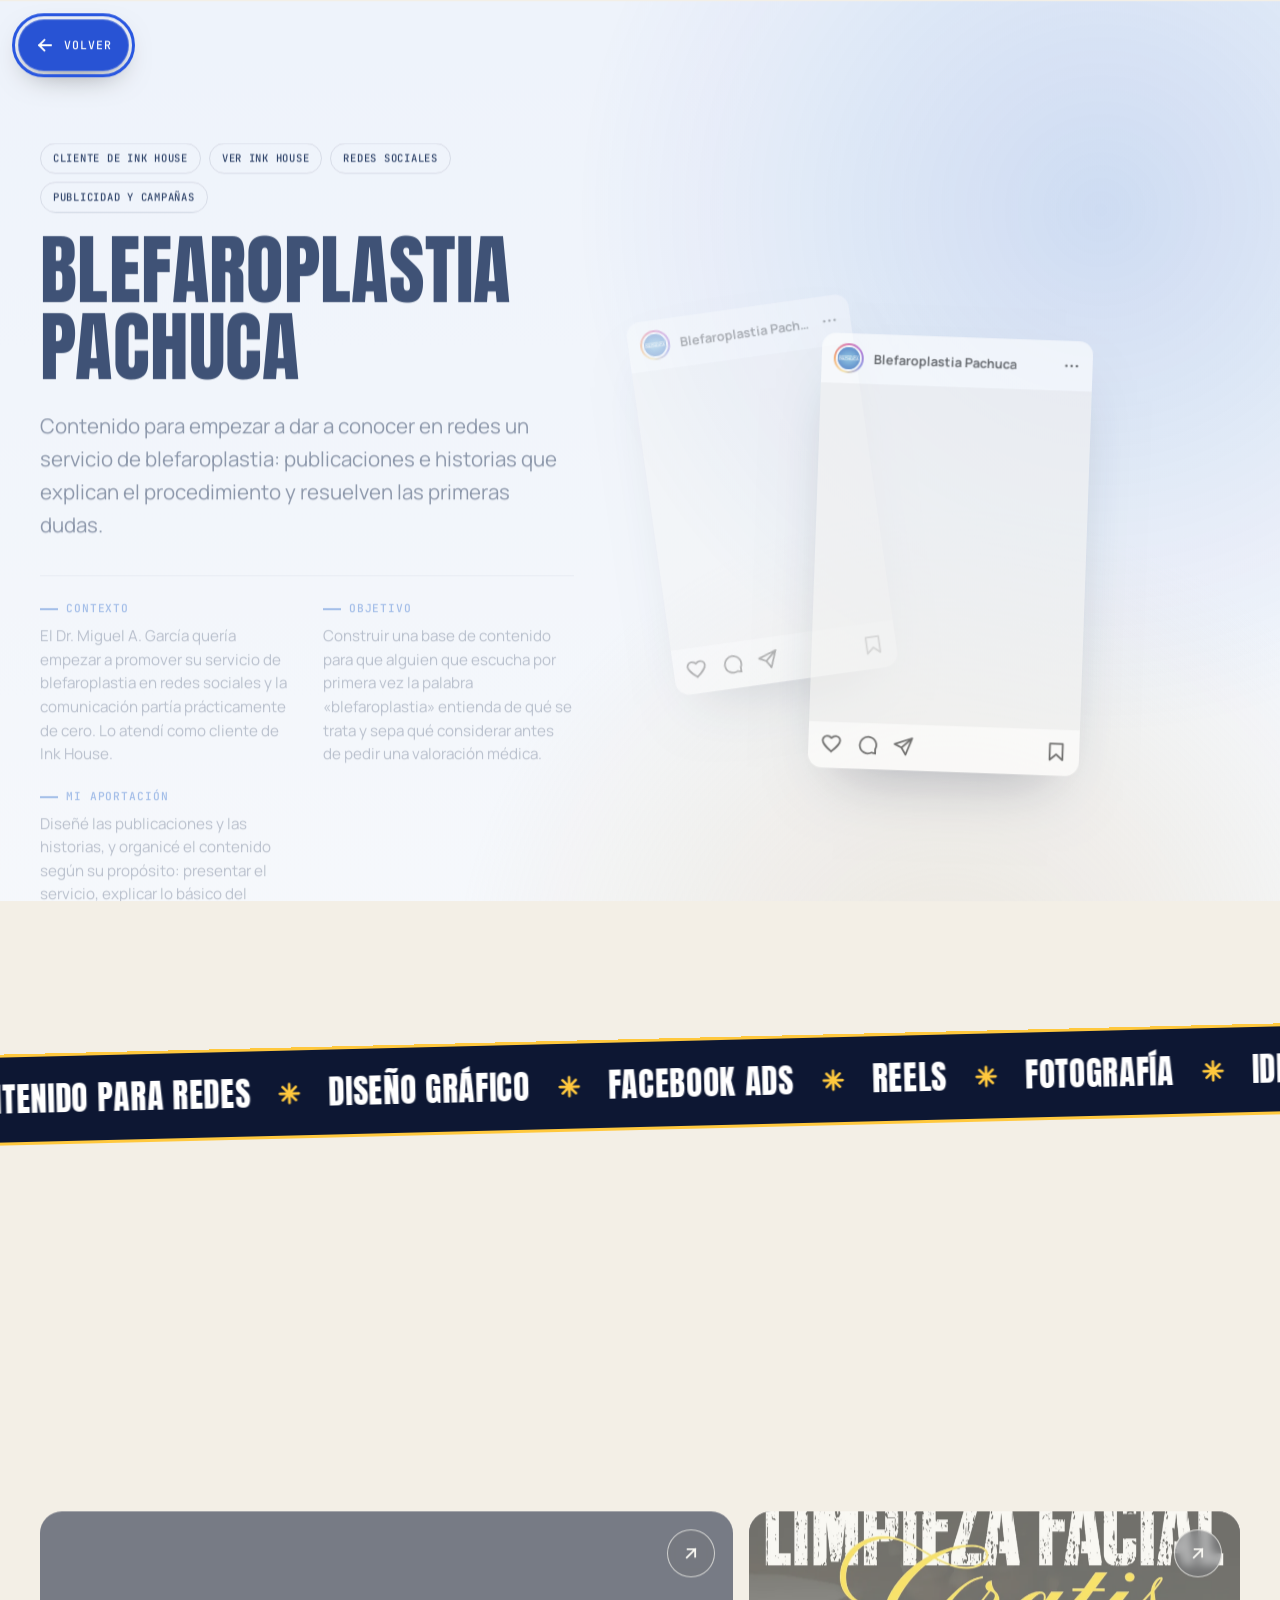
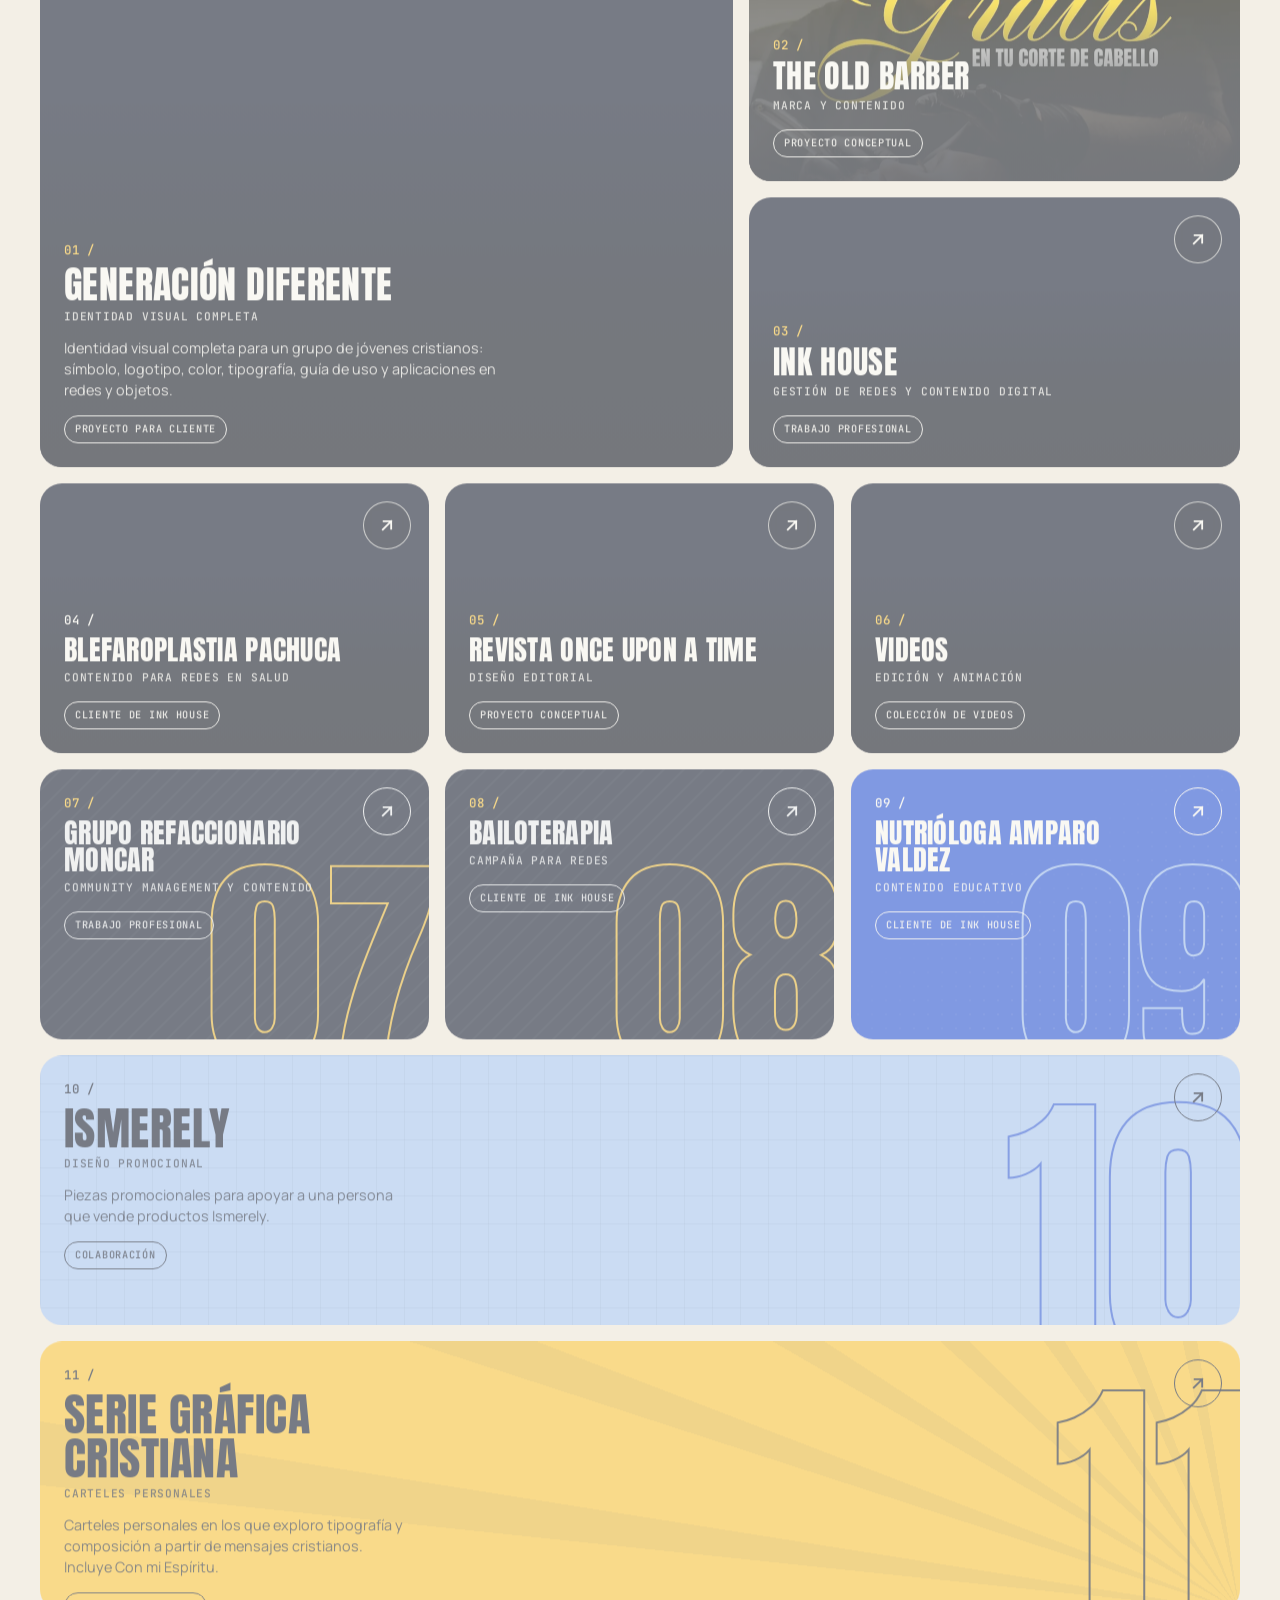
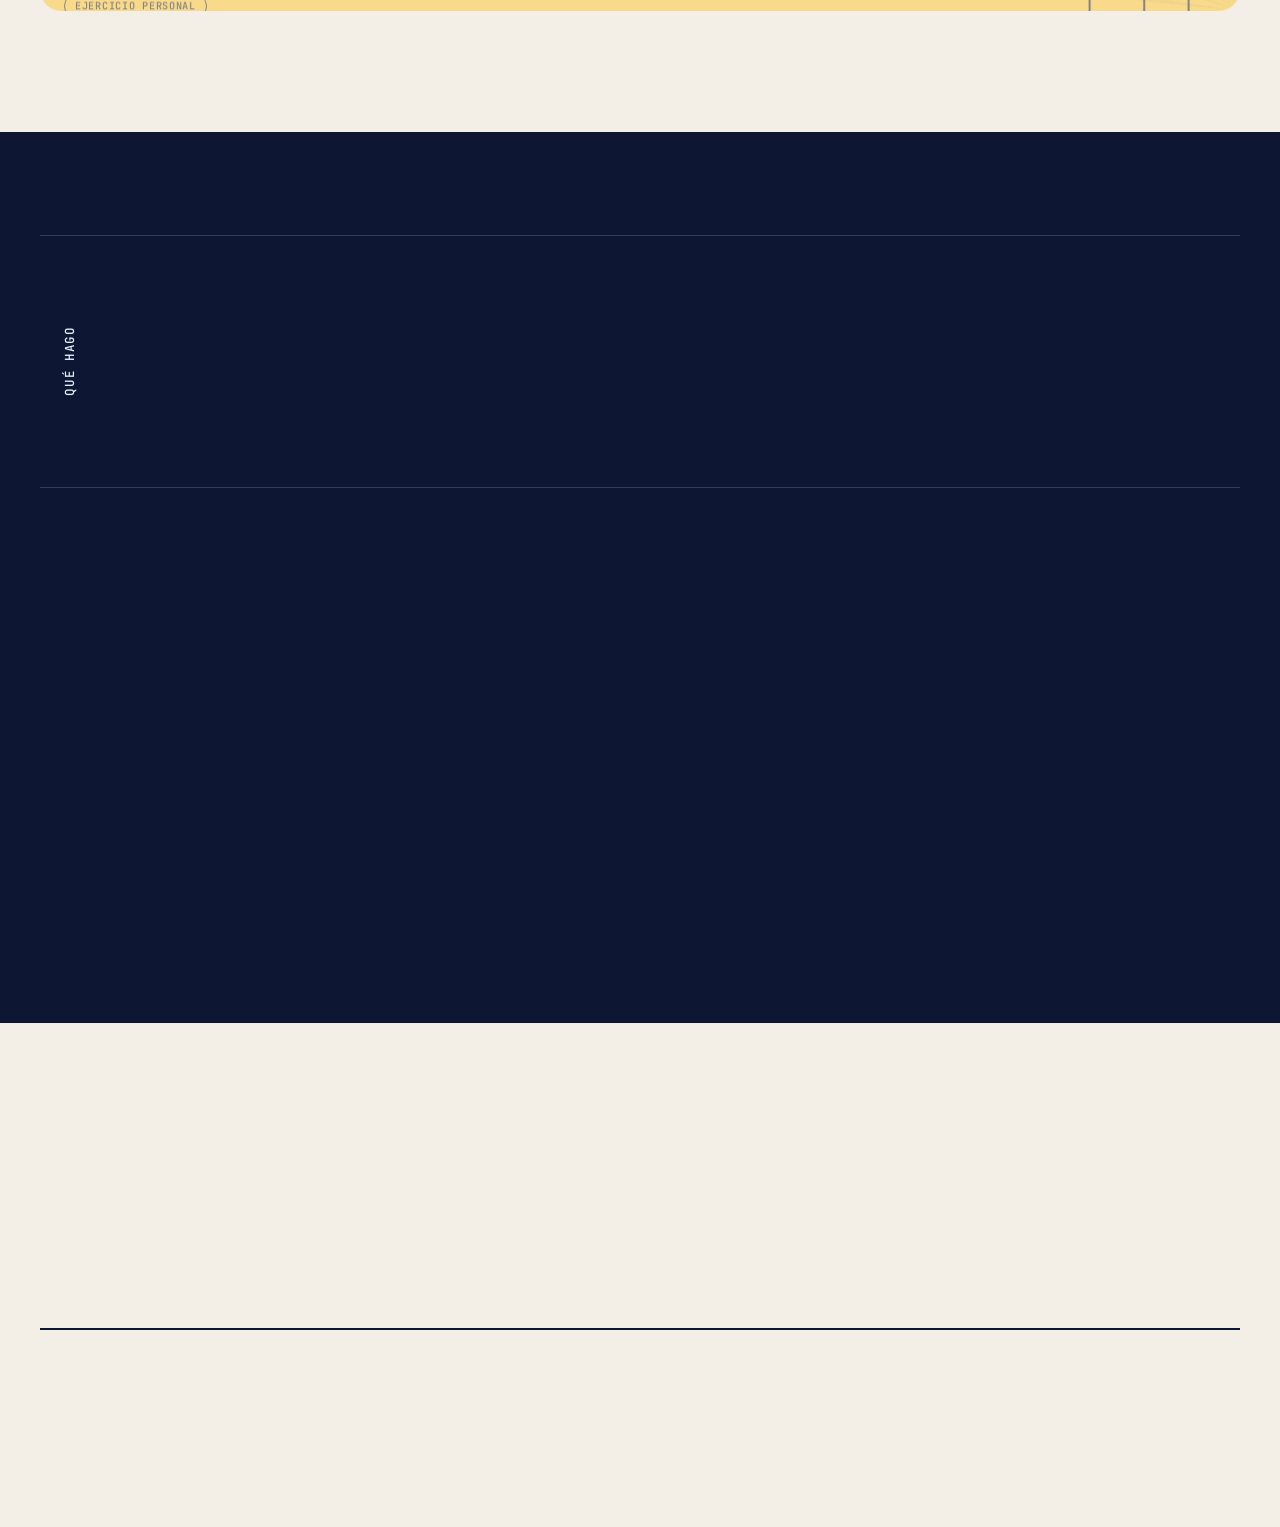
<file: p/blefaroplastia-pachuca/index.html>
<!doctype html>
<html lang="es">
<head>
<meta charset="utf-8">
<title>Blefaroplastia Pachuca · Andres Ortiz</title>
<meta name="description" content="Contenido para empezar a dar a conocer en redes un servicio de blefaroplastia: publicaciones e historias que explican el procedimiento y resuelven las primeras dudas.">
<link rel="canonical" href="https://andre0tz.github.io/portafolio-andres-ortiz/p/blefaroplastia-pachuca/">
<meta name="robots" content="noindex, follow">
<meta property="og:type" content="article">
<meta property="og:site_name" content="Andres Ortiz · Portafolio">
<meta property="og:locale" content="es_MX">
<meta property="og:title" content="Blefaroplastia Pachuca · Andres Ortiz">
<meta property="og:description" content="Contenido para empezar a dar a conocer en redes un servicio de blefaroplastia: publicaciones e historias que explican el procedimiento y resuelven las primeras dudas.">
<meta property="og:url" content="https://andre0tz.github.io/portafolio-andres-ortiz/p/blefaroplastia-pachuca/">
<meta property="og:image" content="https://andre0tz.github.io/portafolio-andres-ortiz/assets/compartir/blefaroplastia-pachuca.jpg">
<meta property="og:image:width" content="1200">
<meta property="og:image:height" content="630">
<meta property="og:image:alt" content="Blefaroplastia Pachuca, proyecto de Andres Ortiz">
<meta name="twitter:card" content="summary_large_image">
<meta name="twitter:title" content="Blefaroplastia Pachuca · Andres Ortiz">
<meta name="twitter:description" content="Contenido para empezar a dar a conocer en redes un servicio de blefaroplastia: publicaciones e historias que explican el procedimiento y resuelven las primeras dudas.">
<meta name="twitter:image" content="https://andre0tz.github.io/portafolio-andres-ortiz/assets/compartir/blefaroplastia-pachuca.jpg">
<link rel="icon" href="../../assets/favicon.svg" type="image/svg+xml">
<meta http-equiv="refresh" content="0; url=../../#caso/blefaroplastia-pachuca">
</head>
<body>
<p><a href="../../#caso/blefaroplastia-pachuca">Ver Blefaroplastia Pachuca en el portafolio de Andres Ortiz</a></p>
</body>
</html>
</file>
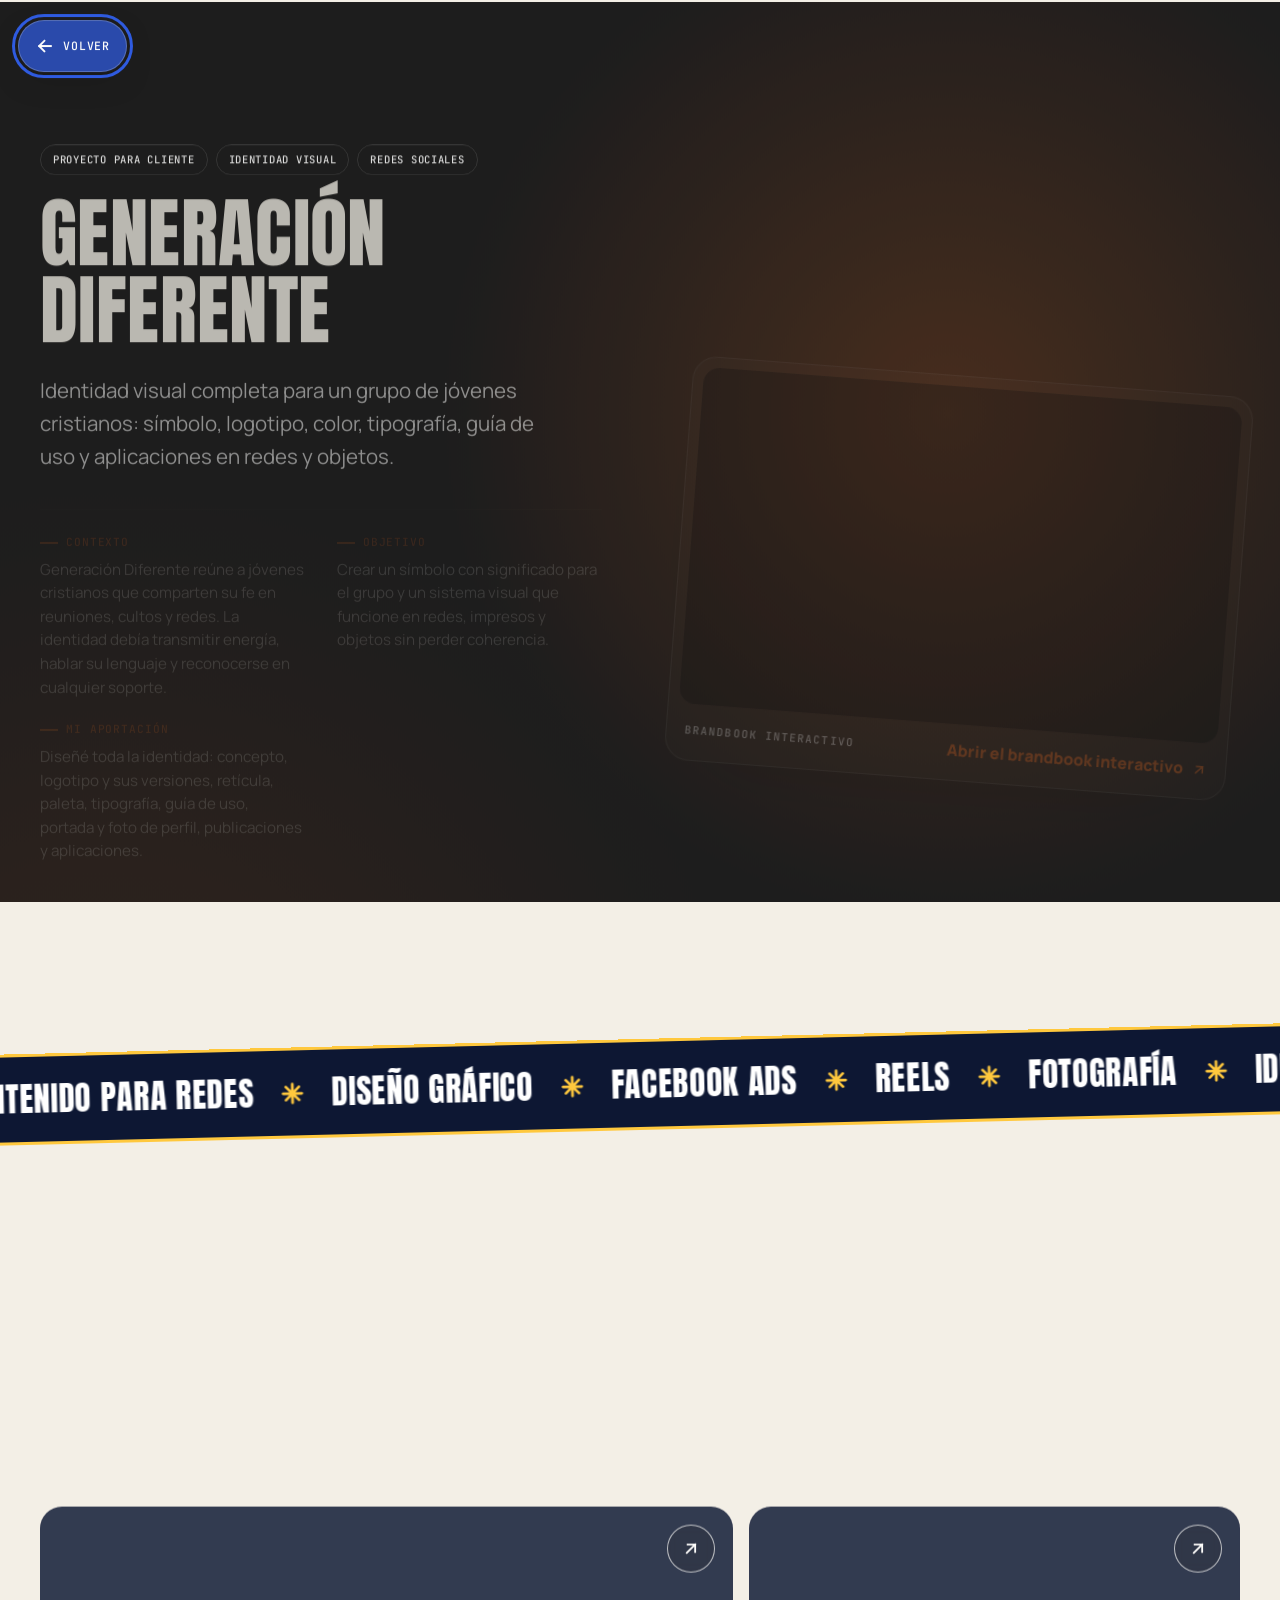
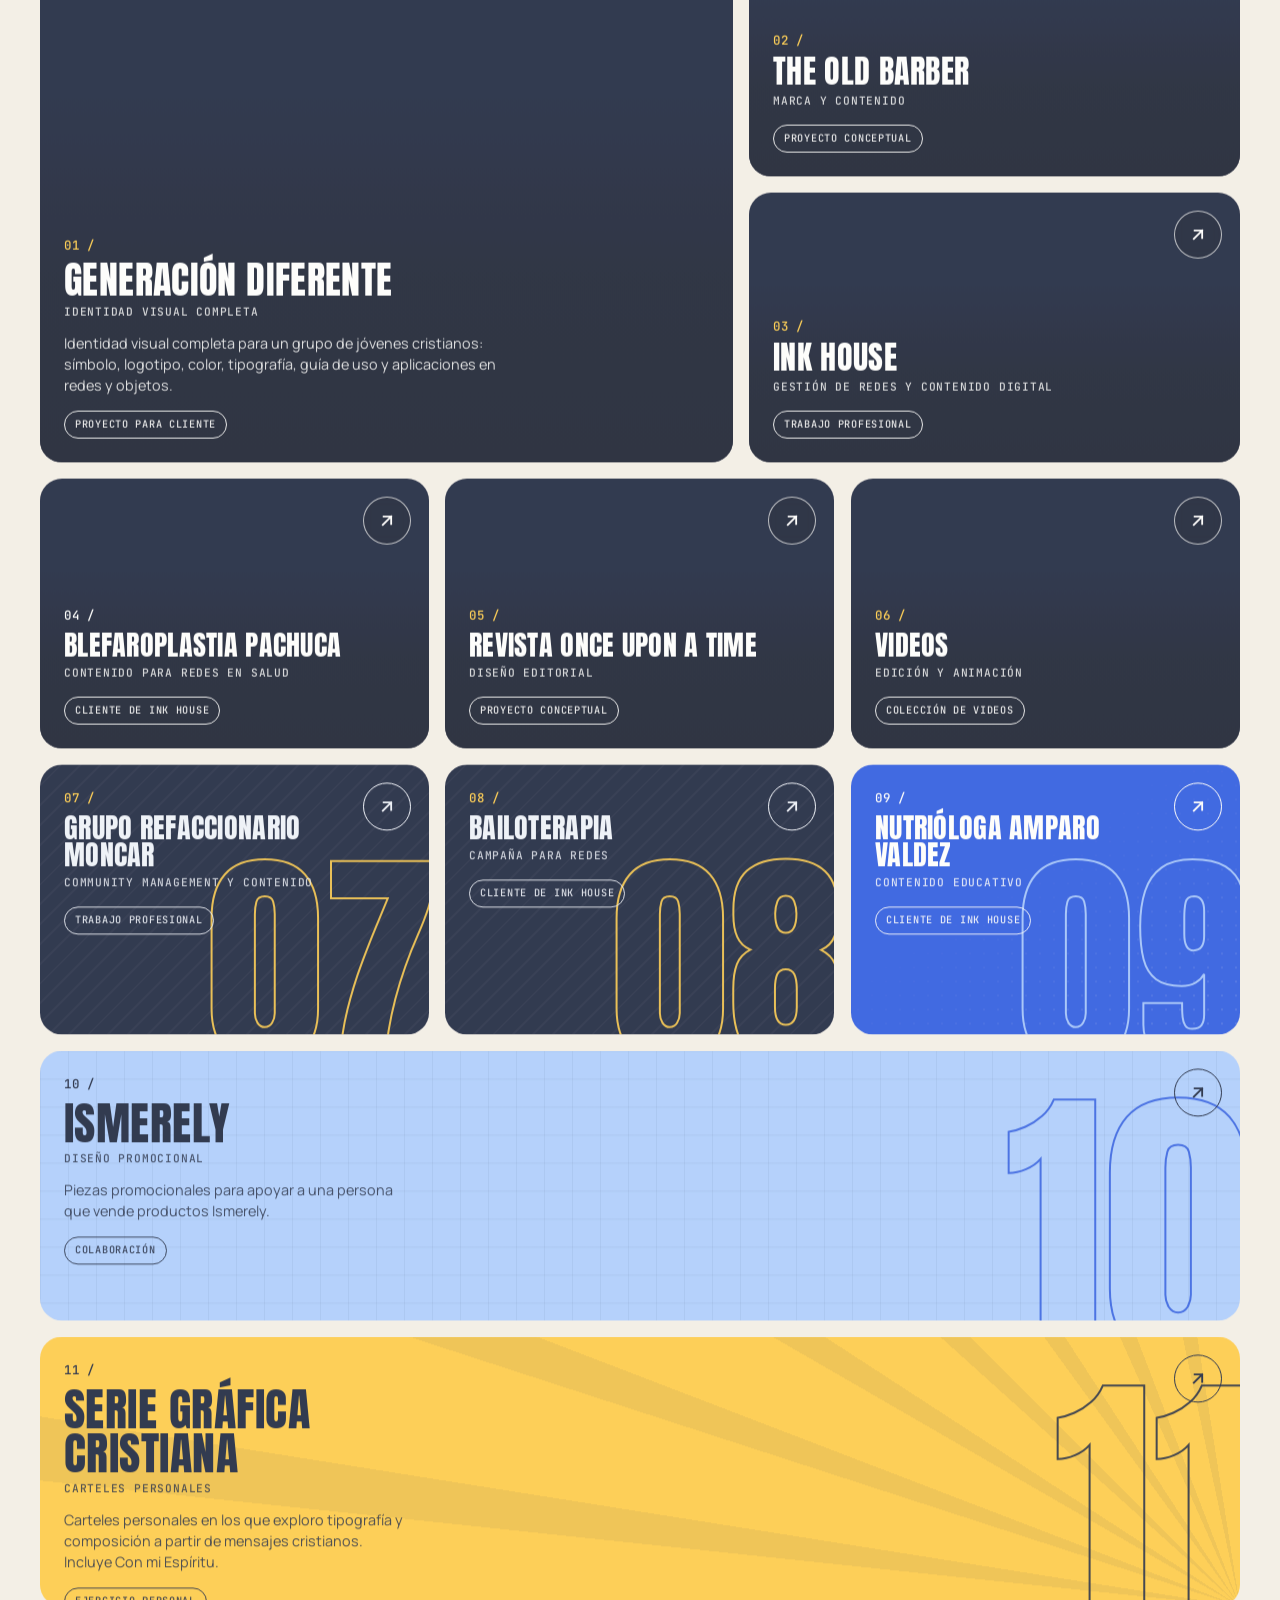
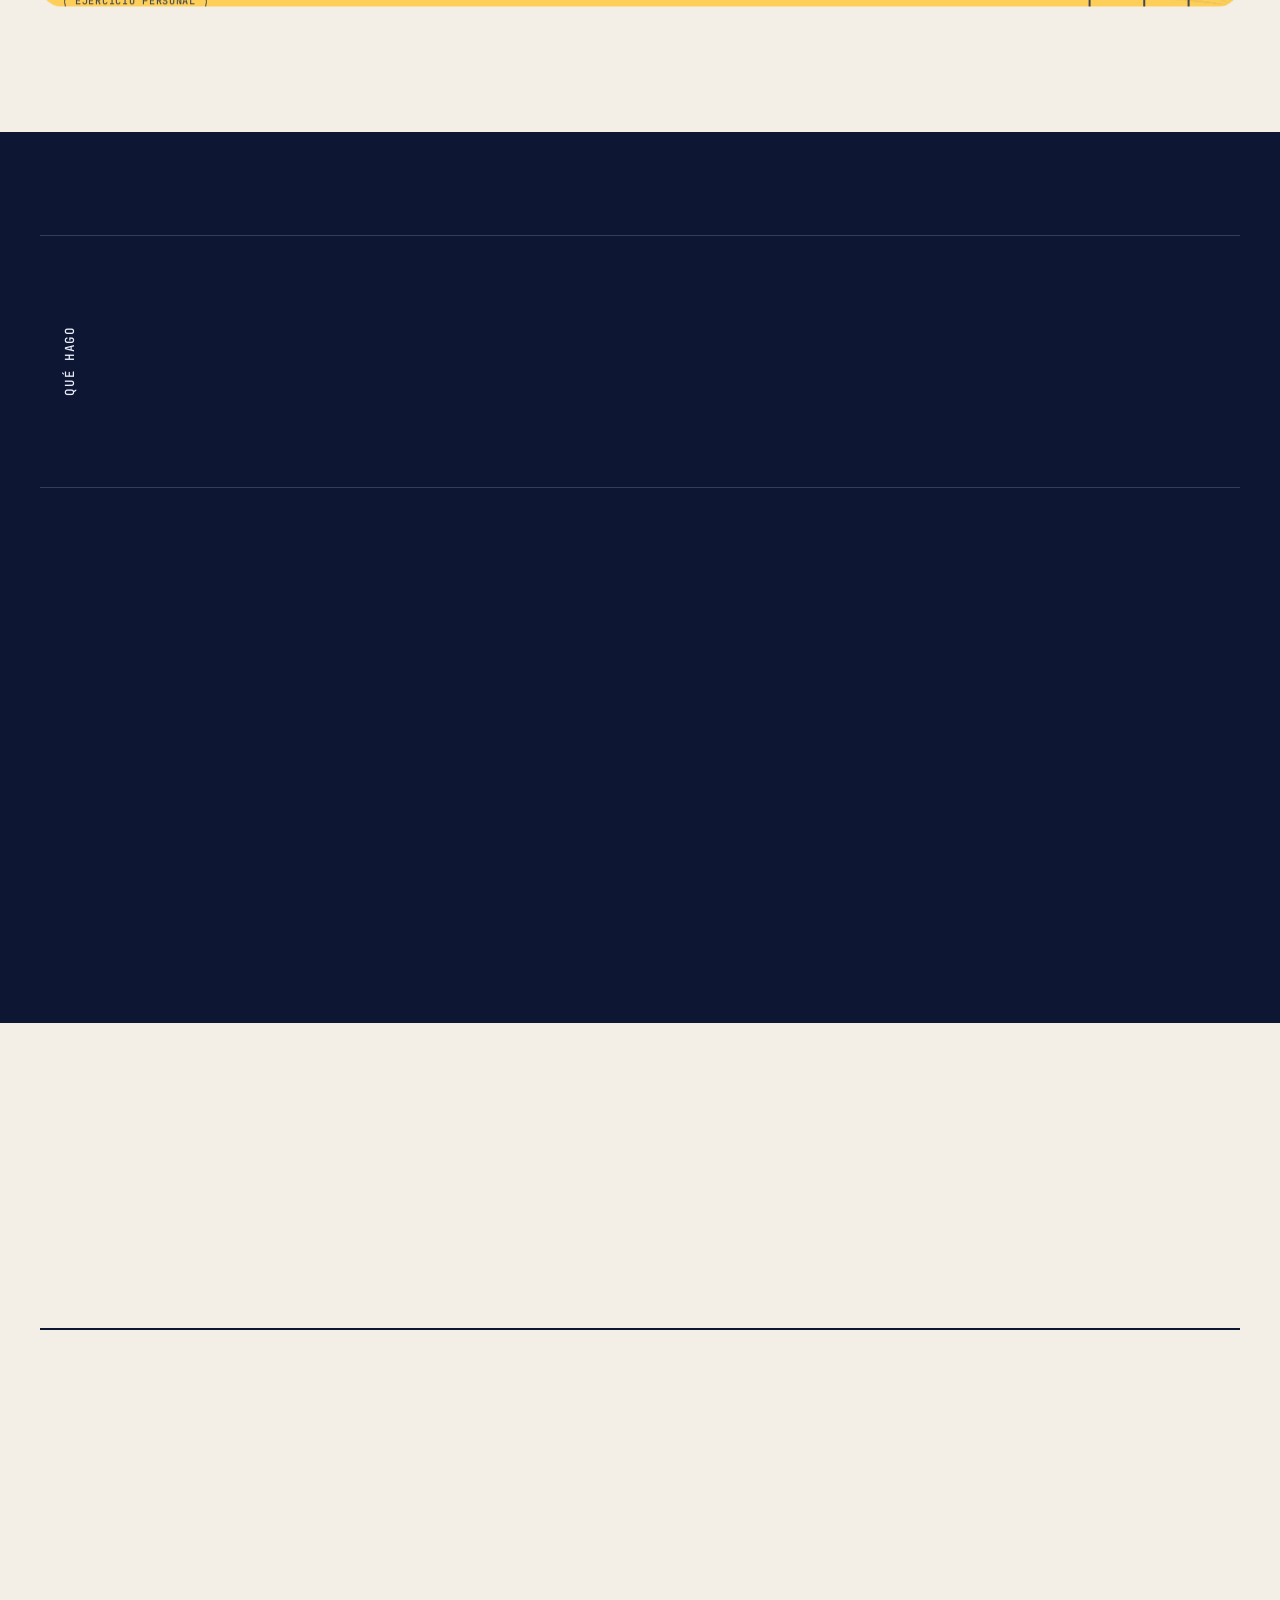
<file: p/generacion-diferente/index.html>
<!doctype html>
<html lang="es">
<head>
<meta charset="utf-8">
<title>Generación Diferente · Andres Ortiz</title>
<meta name="description" content="Identidad visual completa para un grupo de jóvenes cristianos: símbolo, logotipo, color, tipografía, guía de uso y aplicaciones en redes y objetos.">
<link rel="canonical" href="https://andre0tz.github.io/portafolio-andres-ortiz/p/generacion-diferente/">
<meta name="robots" content="noindex, follow">
<meta property="og:type" content="article">
<meta property="og:site_name" content="Andres Ortiz · Portafolio">
<meta property="og:locale" content="es_MX">
<meta property="og:title" content="Generación Diferente · Andres Ortiz">
<meta property="og:description" content="Identidad visual completa para un grupo de jóvenes cristianos: símbolo, logotipo, color, tipografía, guía de uso y aplicaciones en redes y objetos.">
<meta property="og:url" content="https://andre0tz.github.io/portafolio-andres-ortiz/p/generacion-diferente/">
<meta property="og:image" content="https://andre0tz.github.io/portafolio-andres-ortiz/assets/compartir/generacion-diferente.jpg">
<meta property="og:image:width" content="1200">
<meta property="og:image:height" content="630">
<meta property="og:image:alt" content="Generación Diferente, proyecto de Andres Ortiz">
<meta name="twitter:card" content="summary_large_image">
<meta name="twitter:title" content="Generación Diferente · Andres Ortiz">
<meta name="twitter:description" content="Identidad visual completa para un grupo de jóvenes cristianos: símbolo, logotipo, color, tipografía, guía de uso y aplicaciones en redes y objetos.">
<meta name="twitter:image" content="https://andre0tz.github.io/portafolio-andres-ortiz/assets/compartir/generacion-diferente.jpg">
<link rel="icon" href="../../assets/favicon.svg" type="image/svg+xml">
<meta http-equiv="refresh" content="0; url=../../#caso/generacion-diferente">
</head>
<body>
<p><a href="../../#caso/generacion-diferente">Ver Generación Diferente en el portafolio de Andres Ortiz</a></p>
</body>
</html>
</file>
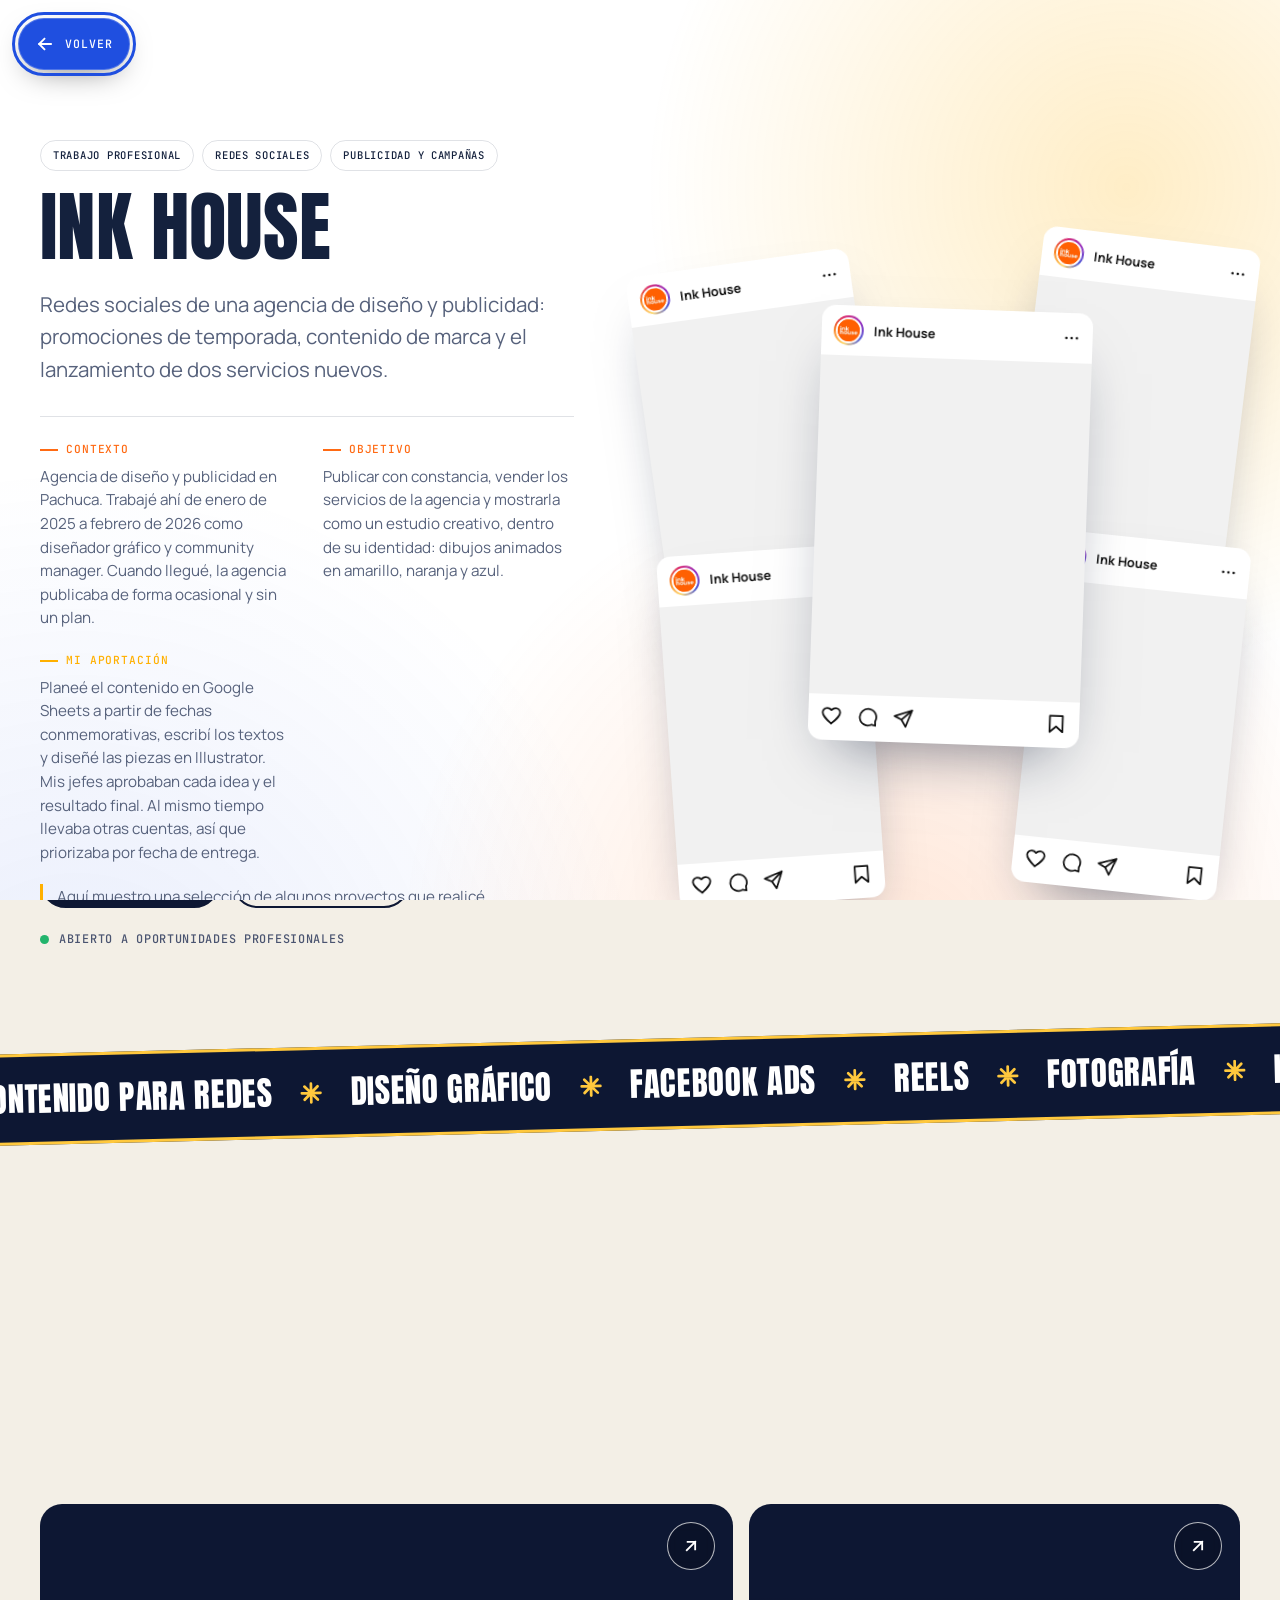
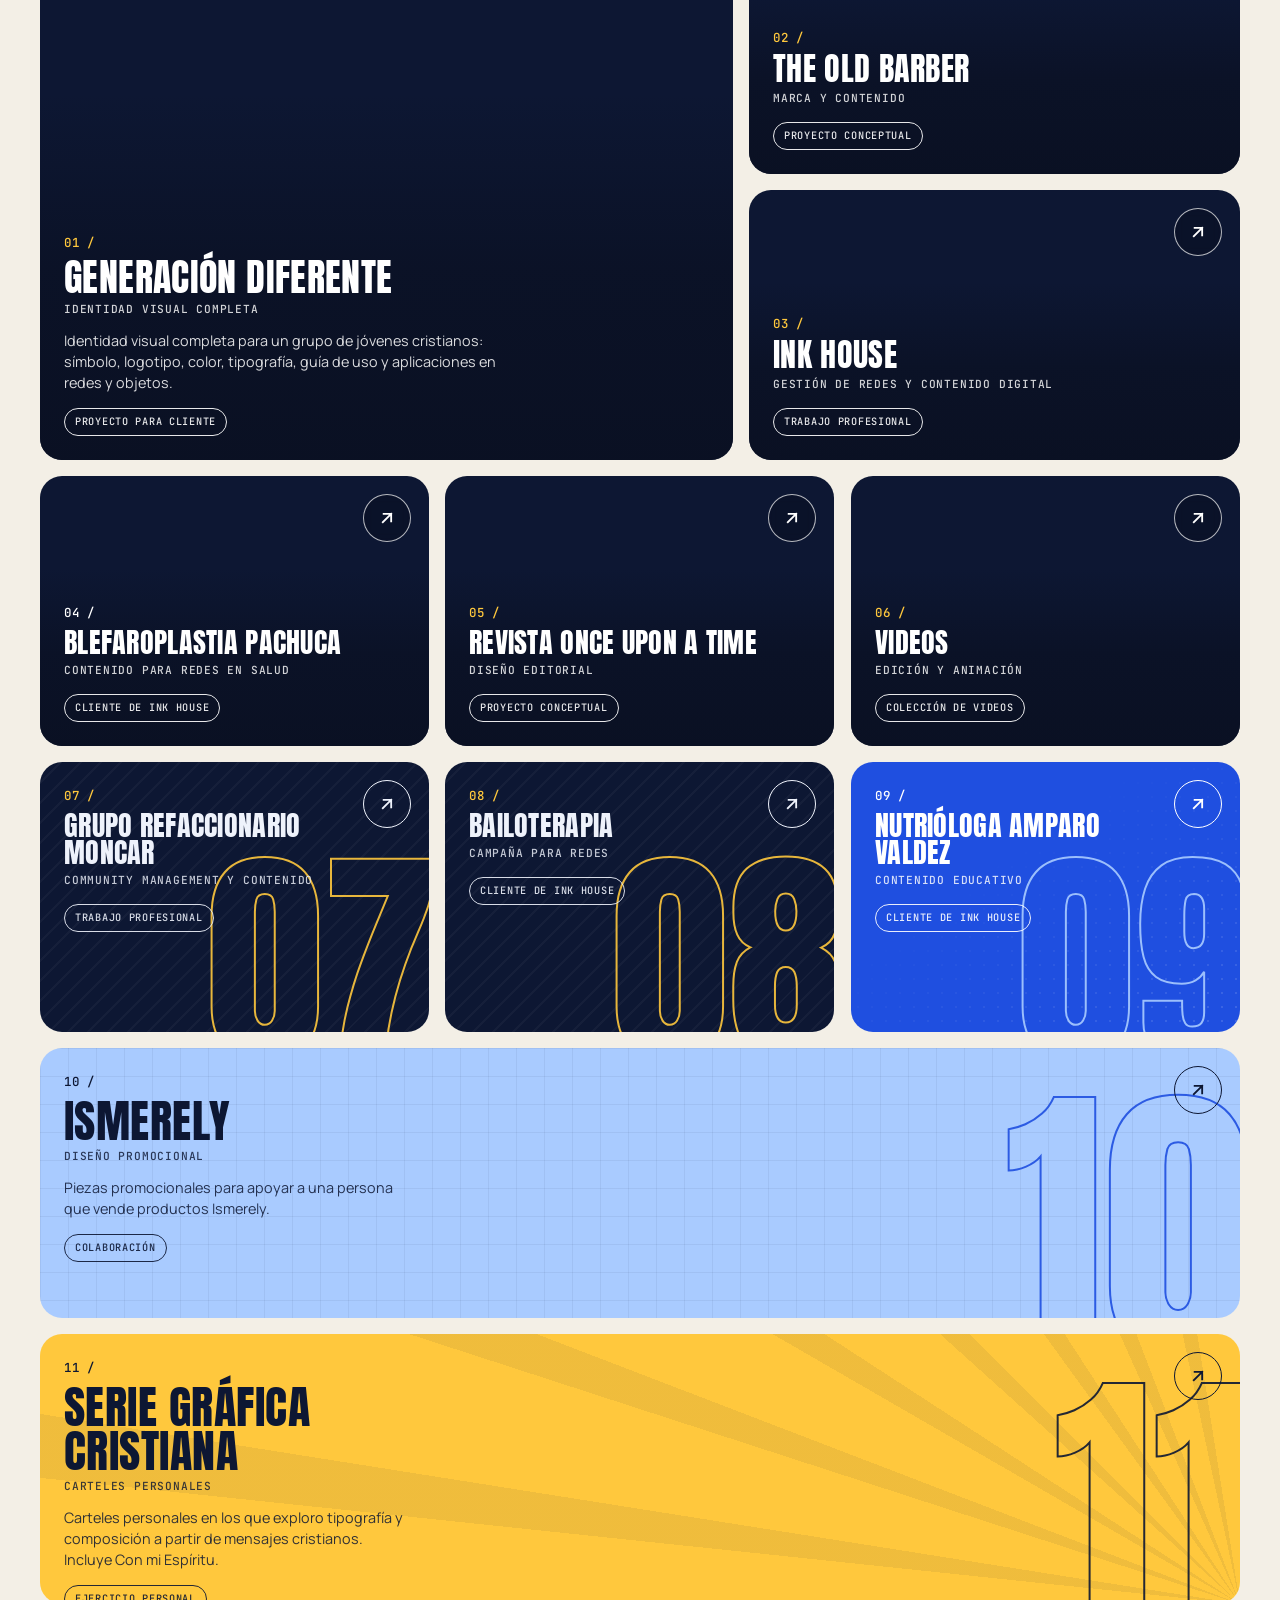
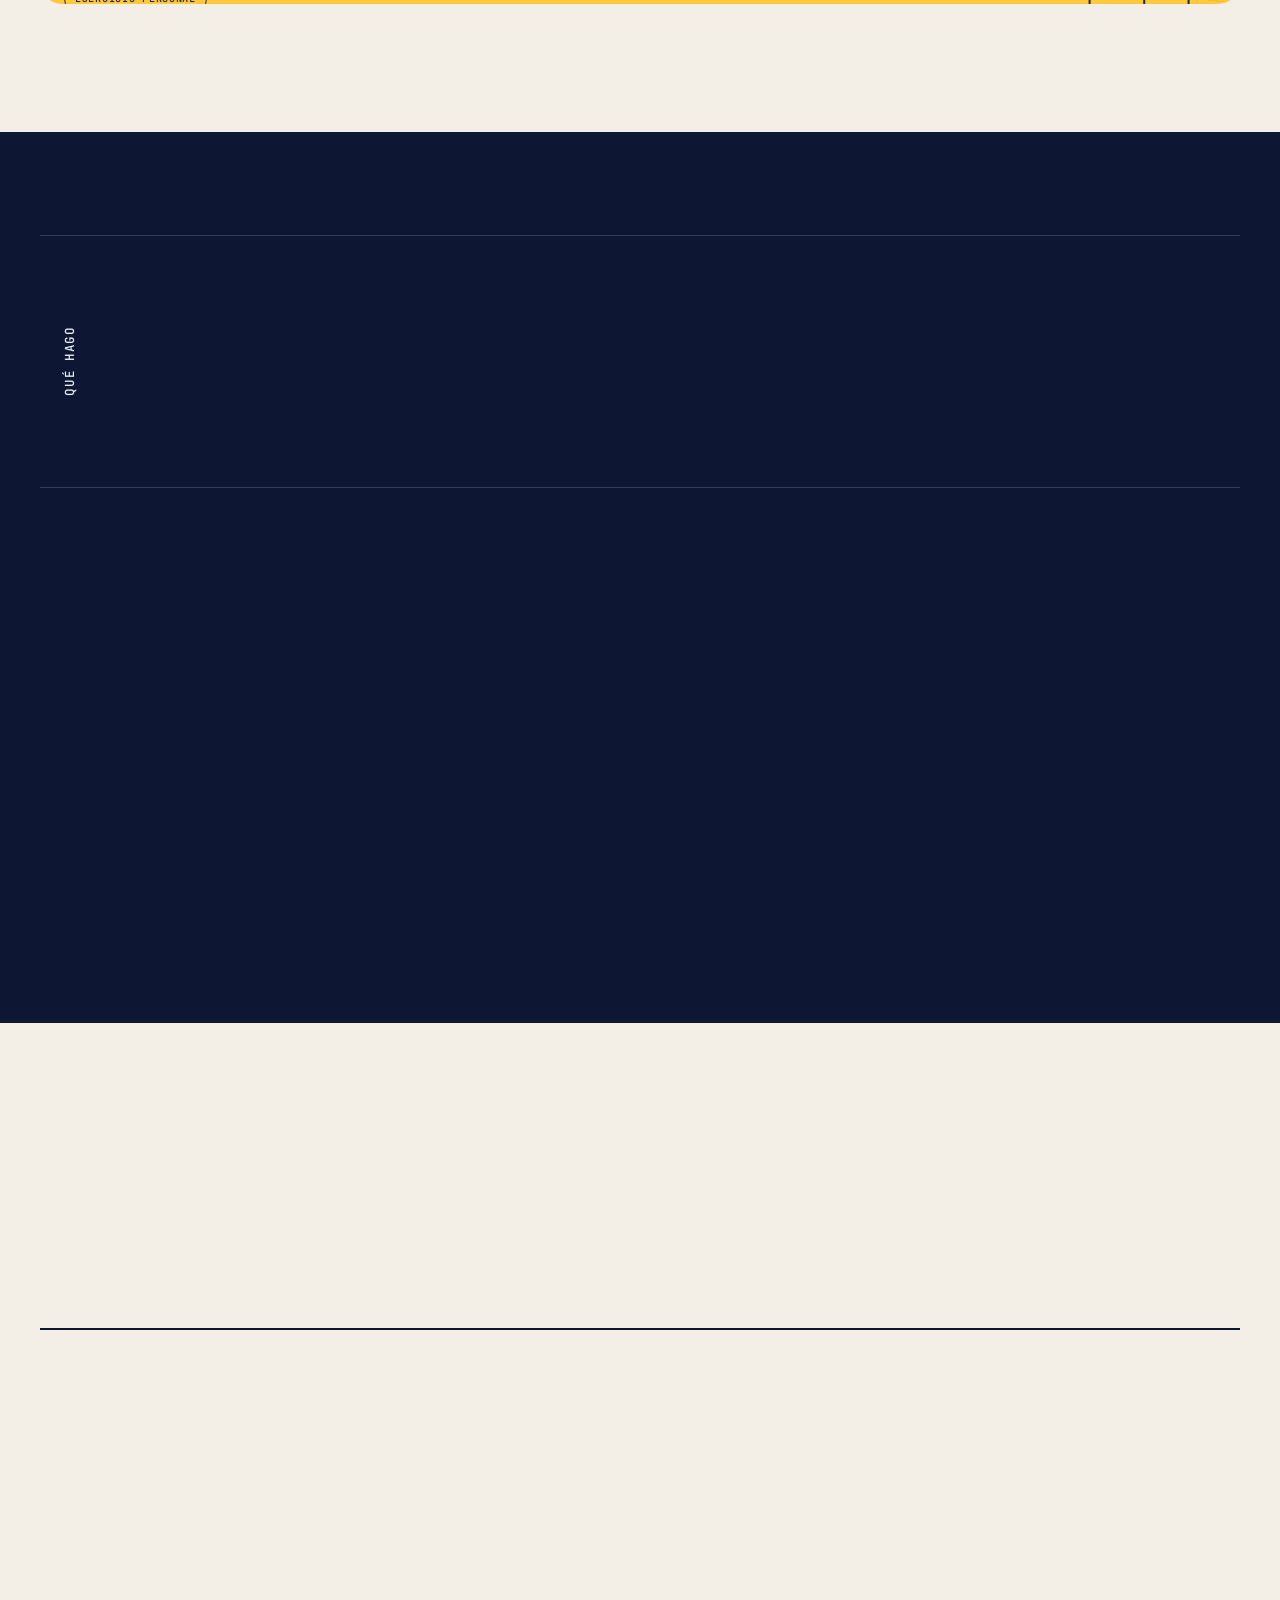
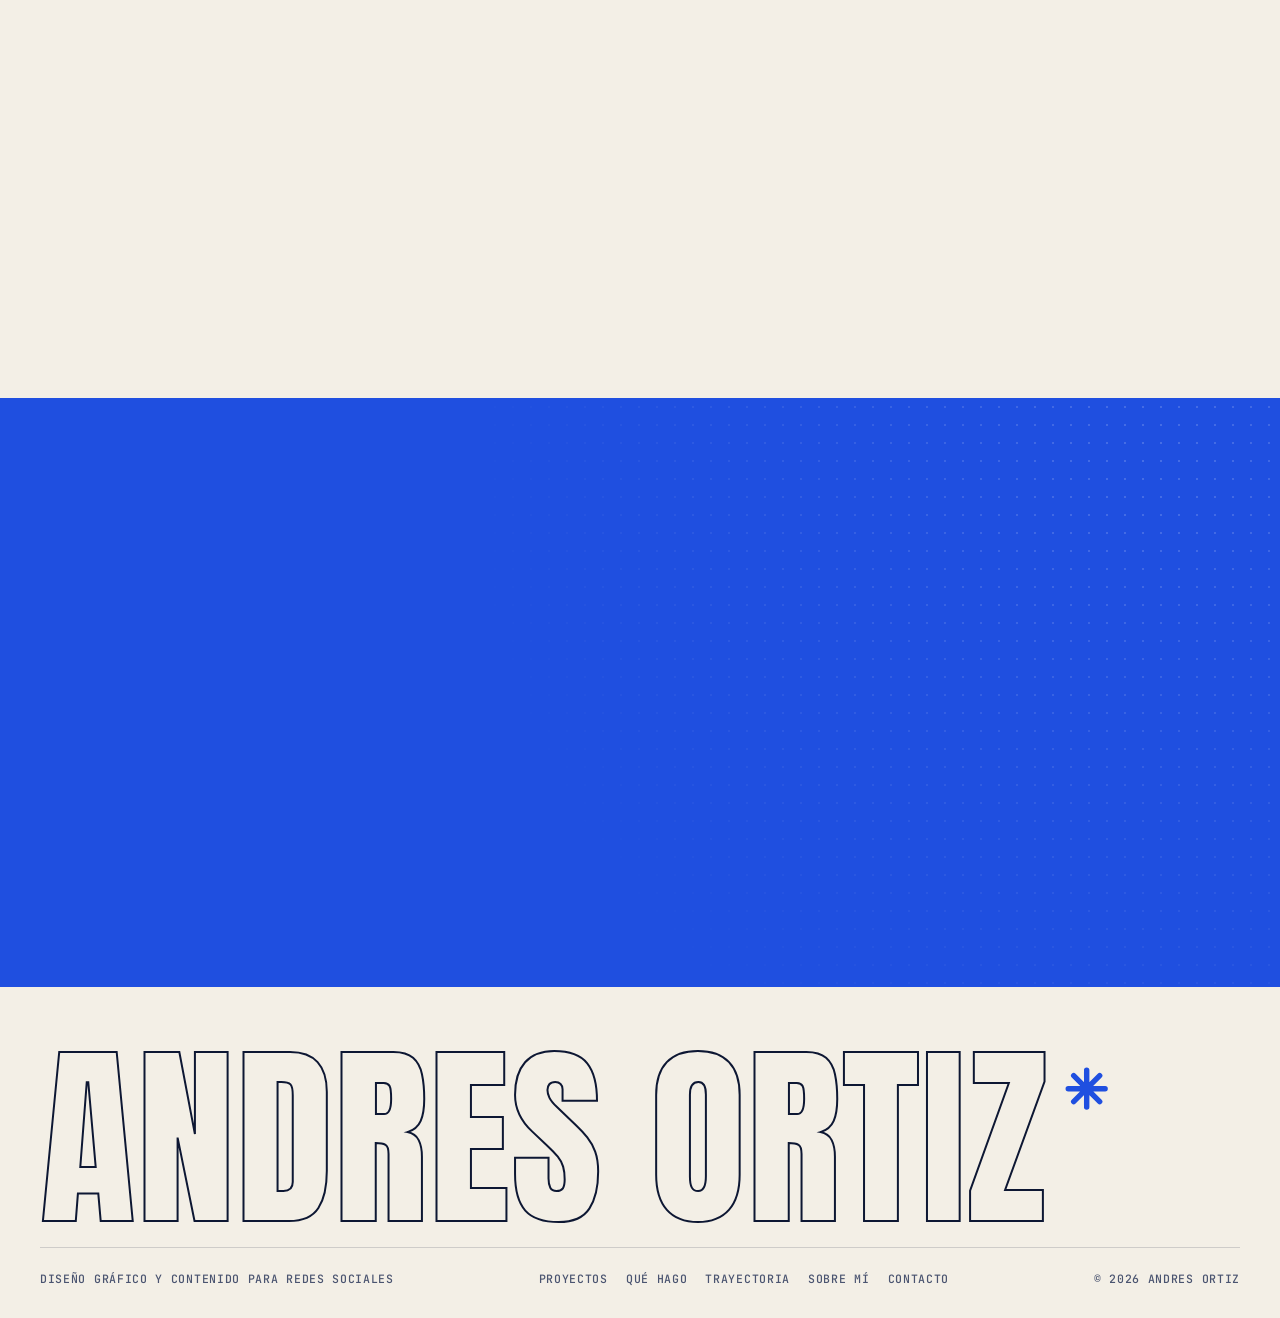
<file: p/ink-house/index.html>
<!doctype html>
<html lang="es">
<head>
<meta charset="utf-8">
<title>Ink House · Andres Ortiz</title>
<meta name="description" content="Redes sociales de una agencia de diseño y publicidad: promociones de temporada, contenido de marca y el lanzamiento de dos servicios nuevos.">
<link rel="canonical" href="https://andre0tz.github.io/portafolio-andres-ortiz/p/ink-house/">
<meta name="robots" content="noindex, follow">
<meta property="og:type" content="article">
<meta property="og:site_name" content="Andres Ortiz · Portafolio">
<meta property="og:locale" content="es_MX">
<meta property="og:title" content="Ink House · Andres Ortiz">
<meta property="og:description" content="Redes sociales de una agencia de diseño y publicidad: promociones de temporada, contenido de marca y el lanzamiento de dos servicios nuevos.">
<meta property="og:url" content="https://andre0tz.github.io/portafolio-andres-ortiz/p/ink-house/">
<meta property="og:image" content="https://andre0tz.github.io/portafolio-andres-ortiz/assets/compartir/ink-house.jpg">
<meta property="og:image:width" content="1200">
<meta property="og:image:height" content="630">
<meta property="og:image:alt" content="Ink House, proyecto de Andres Ortiz">
<meta name="twitter:card" content="summary_large_image">
<meta name="twitter:title" content="Ink House · Andres Ortiz">
<meta name="twitter:description" content="Redes sociales de una agencia de diseño y publicidad: promociones de temporada, contenido de marca y el lanzamiento de dos servicios nuevos.">
<meta name="twitter:image" content="https://andre0tz.github.io/portafolio-andres-ortiz/assets/compartir/ink-house.jpg">
<link rel="icon" href="../../assets/favicon.svg" type="image/svg+xml">
<meta http-equiv="refresh" content="0; url=../../#caso/ink-house">
</head>
<body>
<p><a href="../../#caso/ink-house">Ver Ink House en el portafolio de Andres Ortiz</a></p>
</body>
</html>
</file>
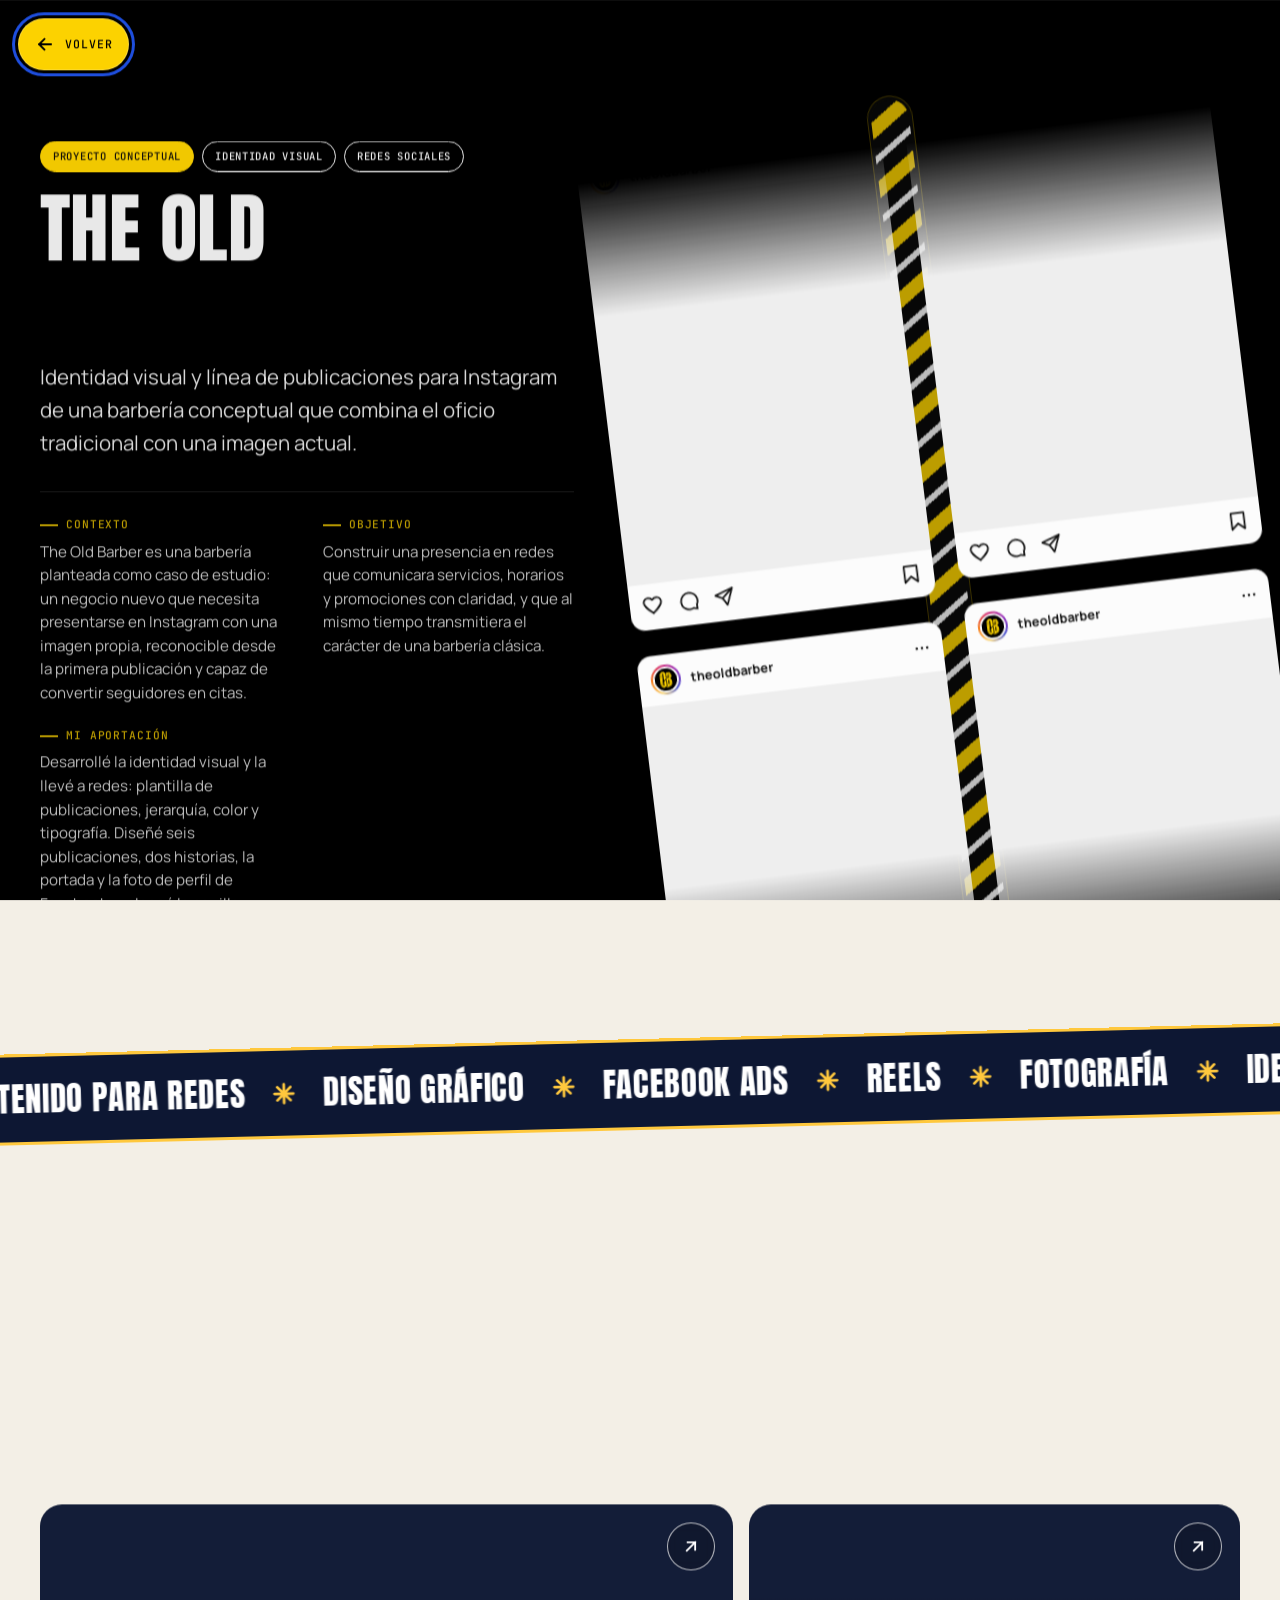
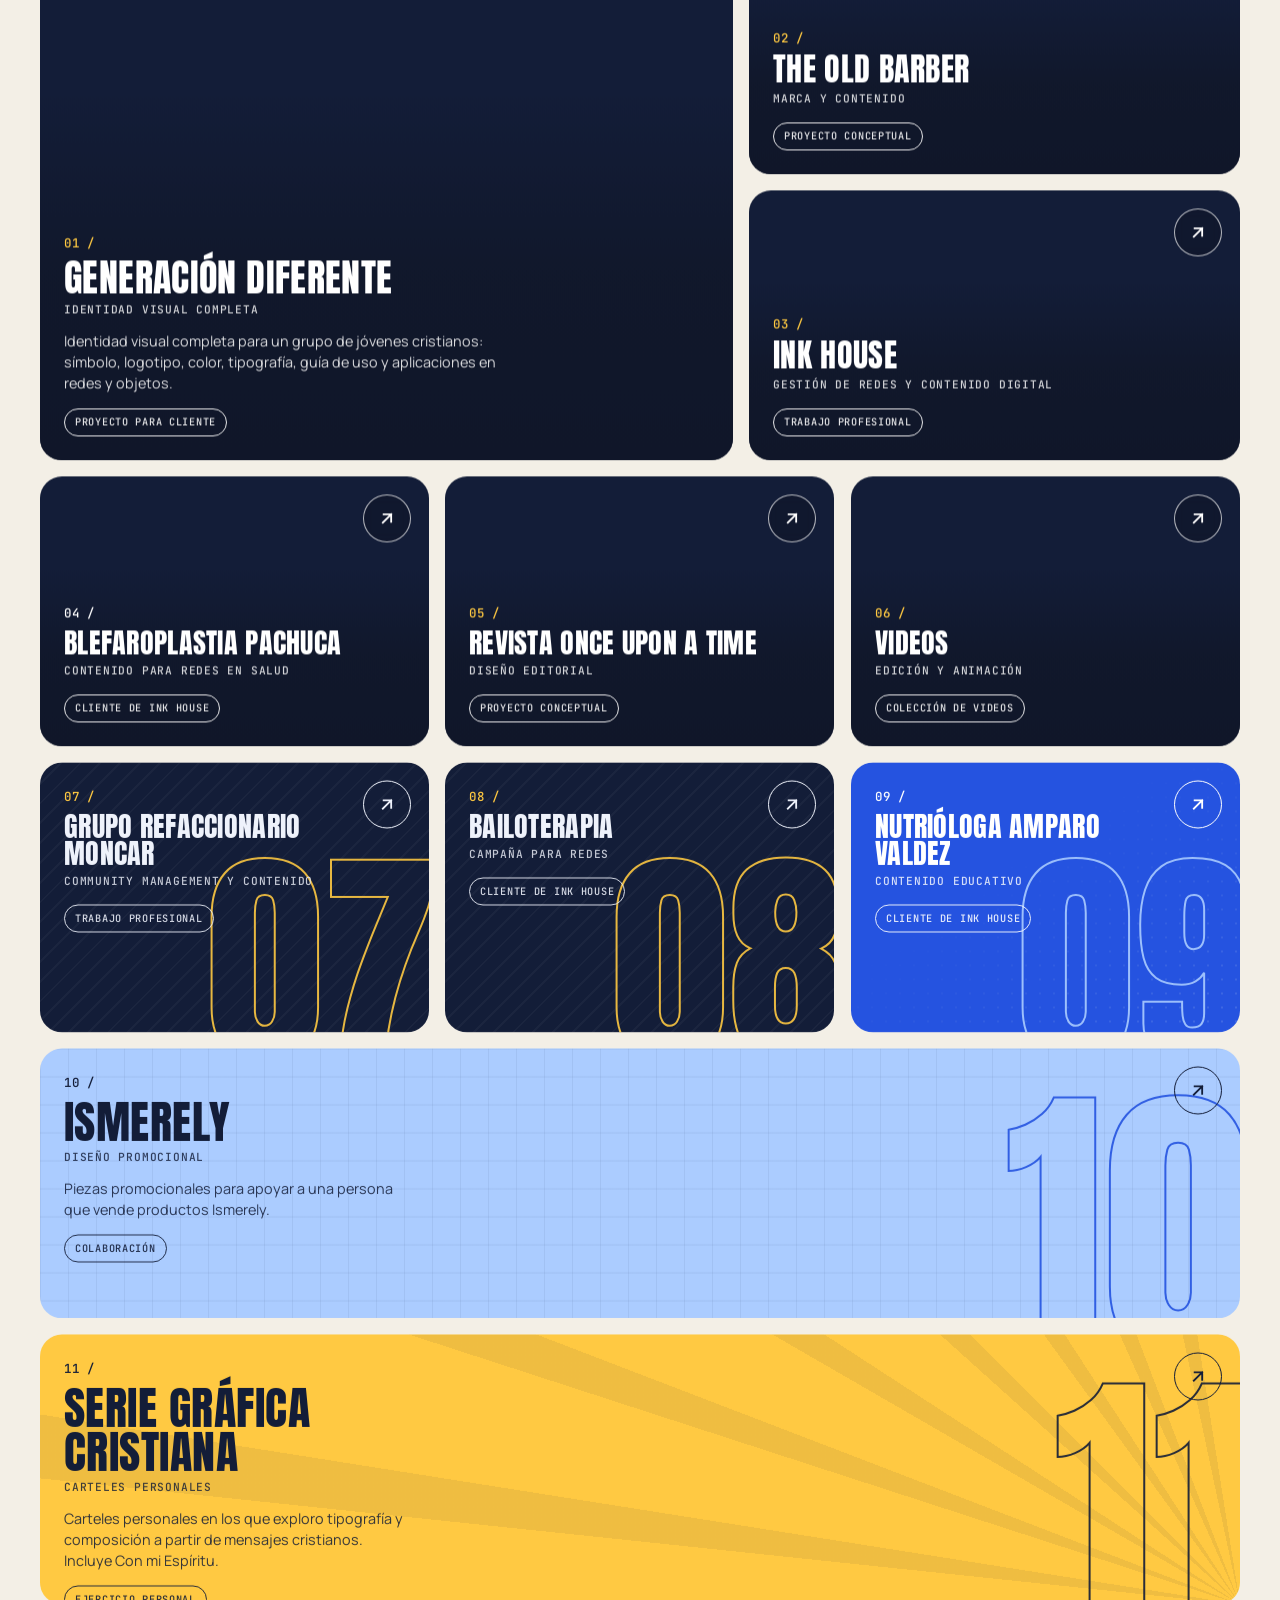
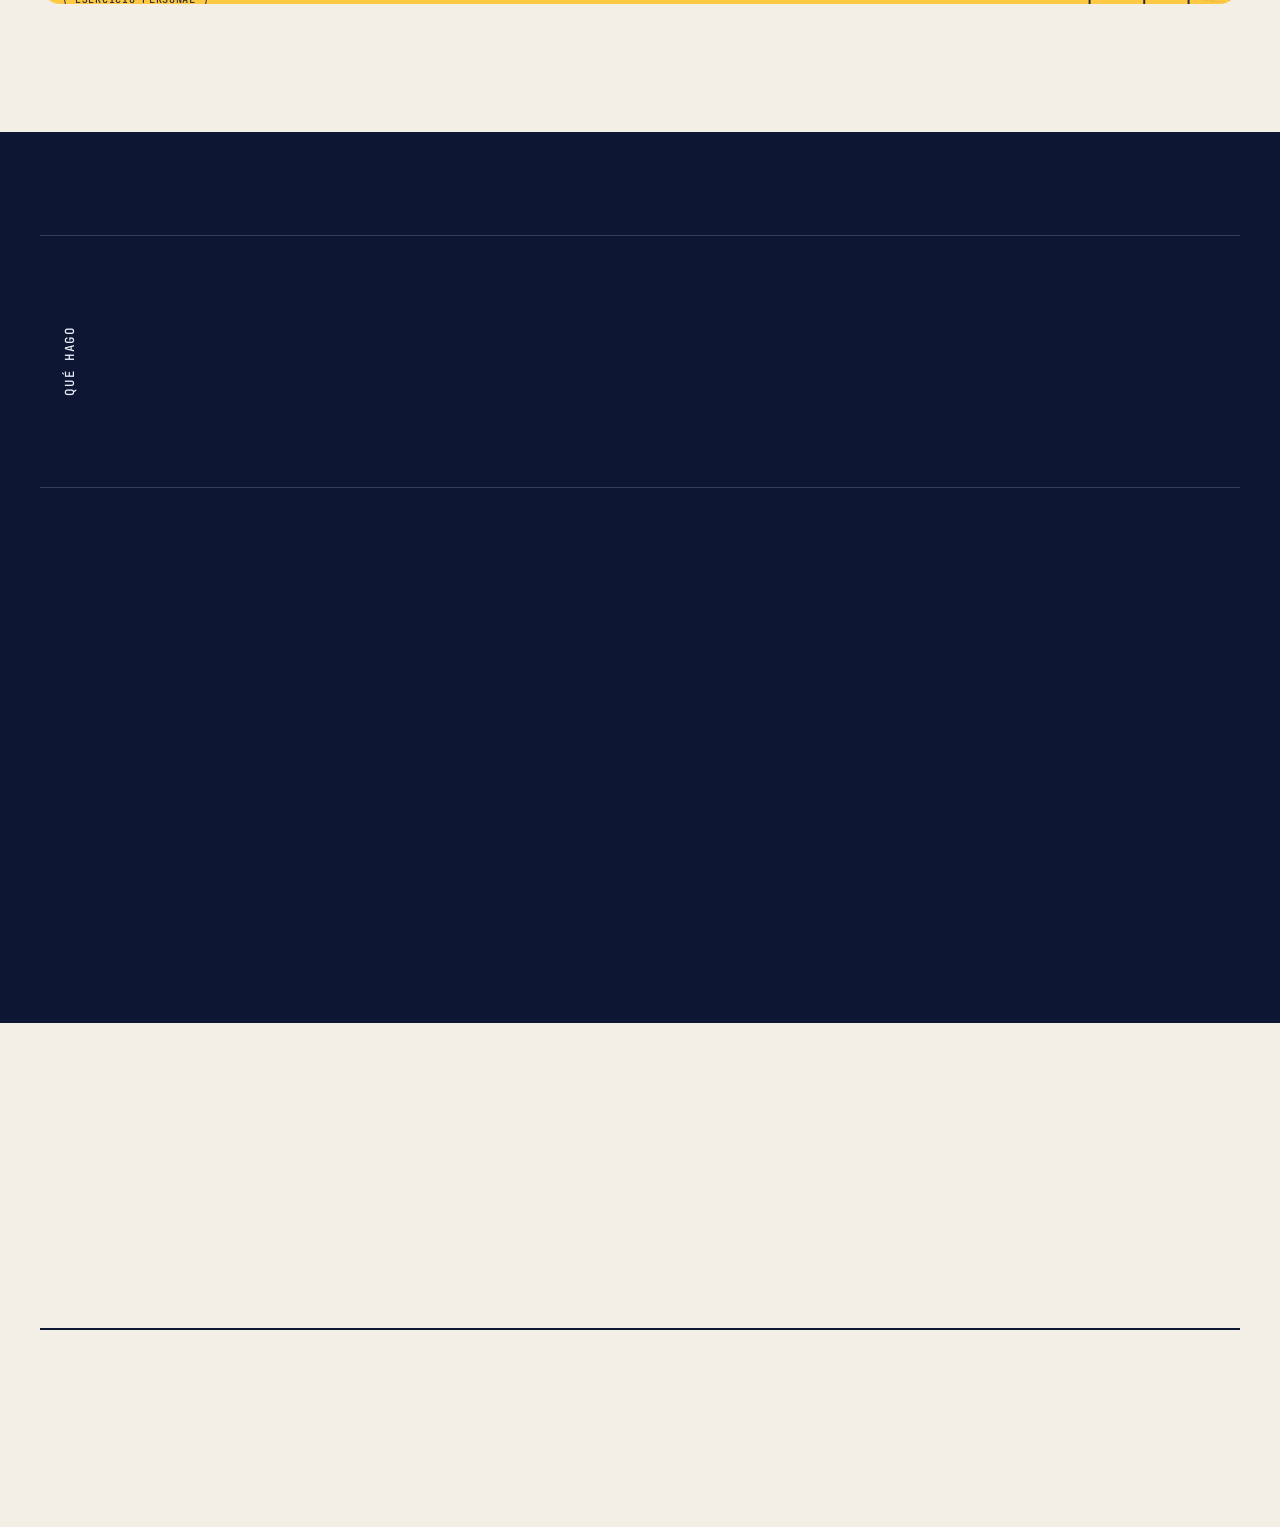
<file: p/the-old-barber/index.html>
<!doctype html>
<html lang="es">
<head>
<meta charset="utf-8">
<title>The Old Barber · Andres Ortiz</title>
<meta name="description" content="Identidad visual y línea de publicaciones para Instagram de una barbería conceptual que combina el oficio tradicional con una imagen actual.">
<link rel="canonical" href="https://andre0tz.github.io/portafolio-andres-ortiz/p/the-old-barber/">
<meta name="robots" content="noindex, follow">
<meta property="og:type" content="article">
<meta property="og:site_name" content="Andres Ortiz · Portafolio">
<meta property="og:locale" content="es_MX">
<meta property="og:title" content="The Old Barber · Andres Ortiz">
<meta property="og:description" content="Identidad visual y línea de publicaciones para Instagram de una barbería conceptual que combina el oficio tradicional con una imagen actual.">
<meta property="og:url" content="https://andre0tz.github.io/portafolio-andres-ortiz/p/the-old-barber/">
<meta property="og:image" content="https://andre0tz.github.io/portafolio-andres-ortiz/assets/compartir/the-old-barber.jpg">
<meta property="og:image:width" content="1200">
<meta property="og:image:height" content="630">
<meta property="og:image:alt" content="The Old Barber, proyecto de Andres Ortiz">
<meta name="twitter:card" content="summary_large_image">
<meta name="twitter:title" content="The Old Barber · Andres Ortiz">
<meta name="twitter:description" content="Identidad visual y línea de publicaciones para Instagram de una barbería conceptual que combina el oficio tradicional con una imagen actual.">
<meta name="twitter:image" content="https://andre0tz.github.io/portafolio-andres-ortiz/assets/compartir/the-old-barber.jpg">
<link rel="icon" href="../../assets/favicon.svg" type="image/svg+xml">
<meta http-equiv="refresh" content="0; url=../../#caso/the-old-barber">
</head>
<body>
<p><a href="../../#caso/the-old-barber">Ver The Old Barber en el portafolio de Andres Ortiz</a></p>
</body>
</html>
</file>
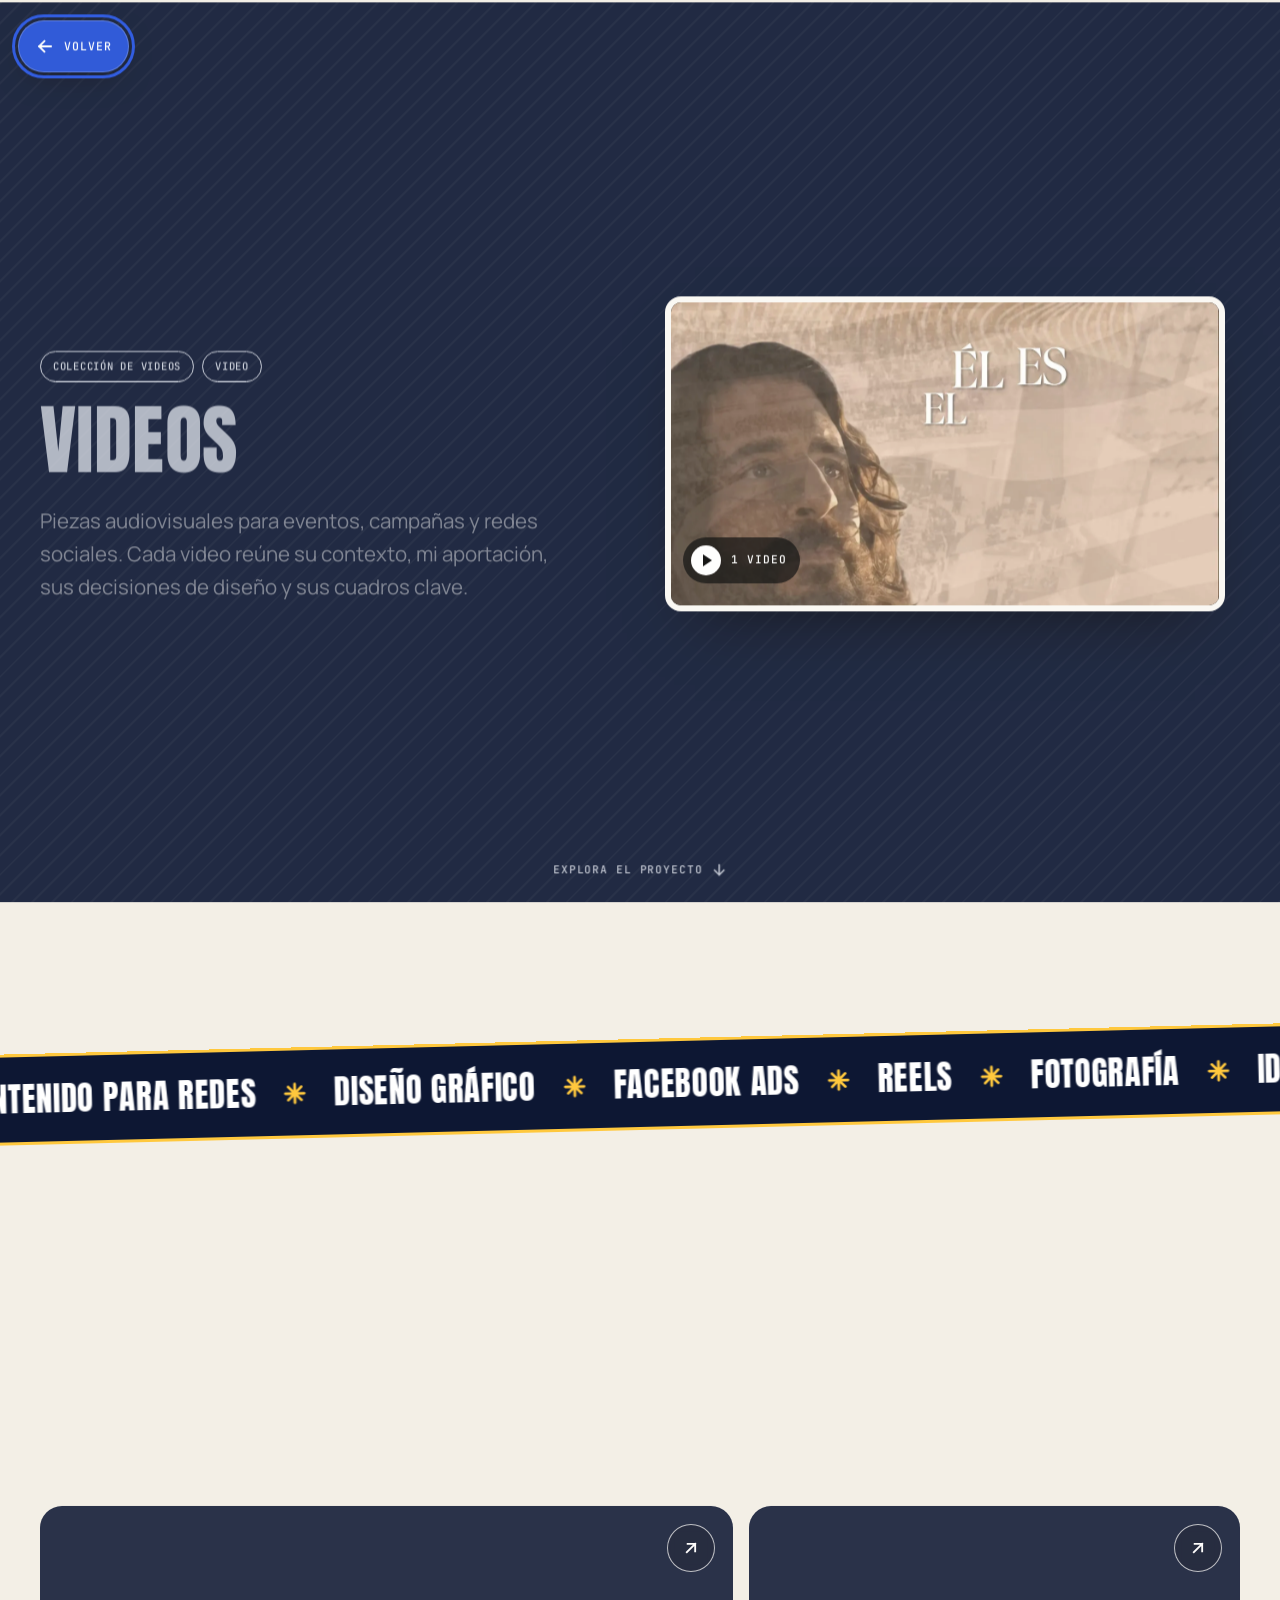
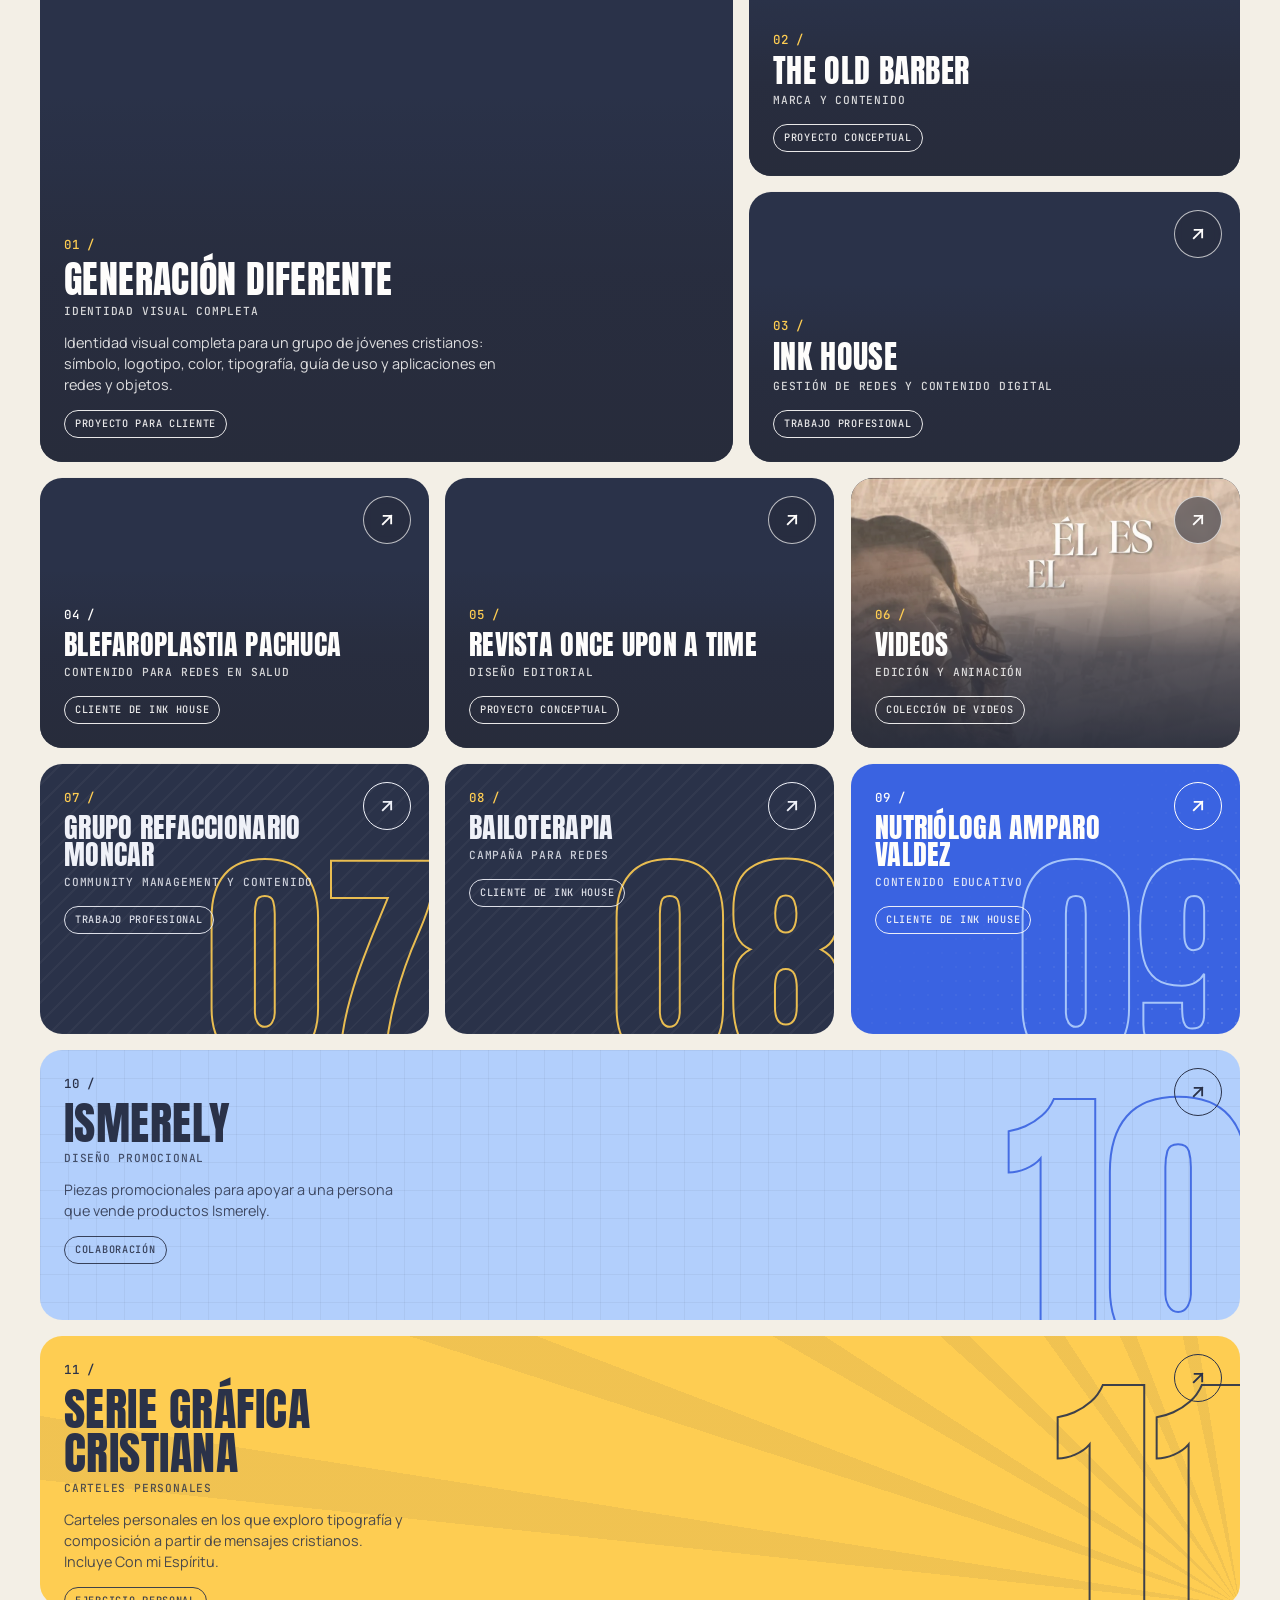
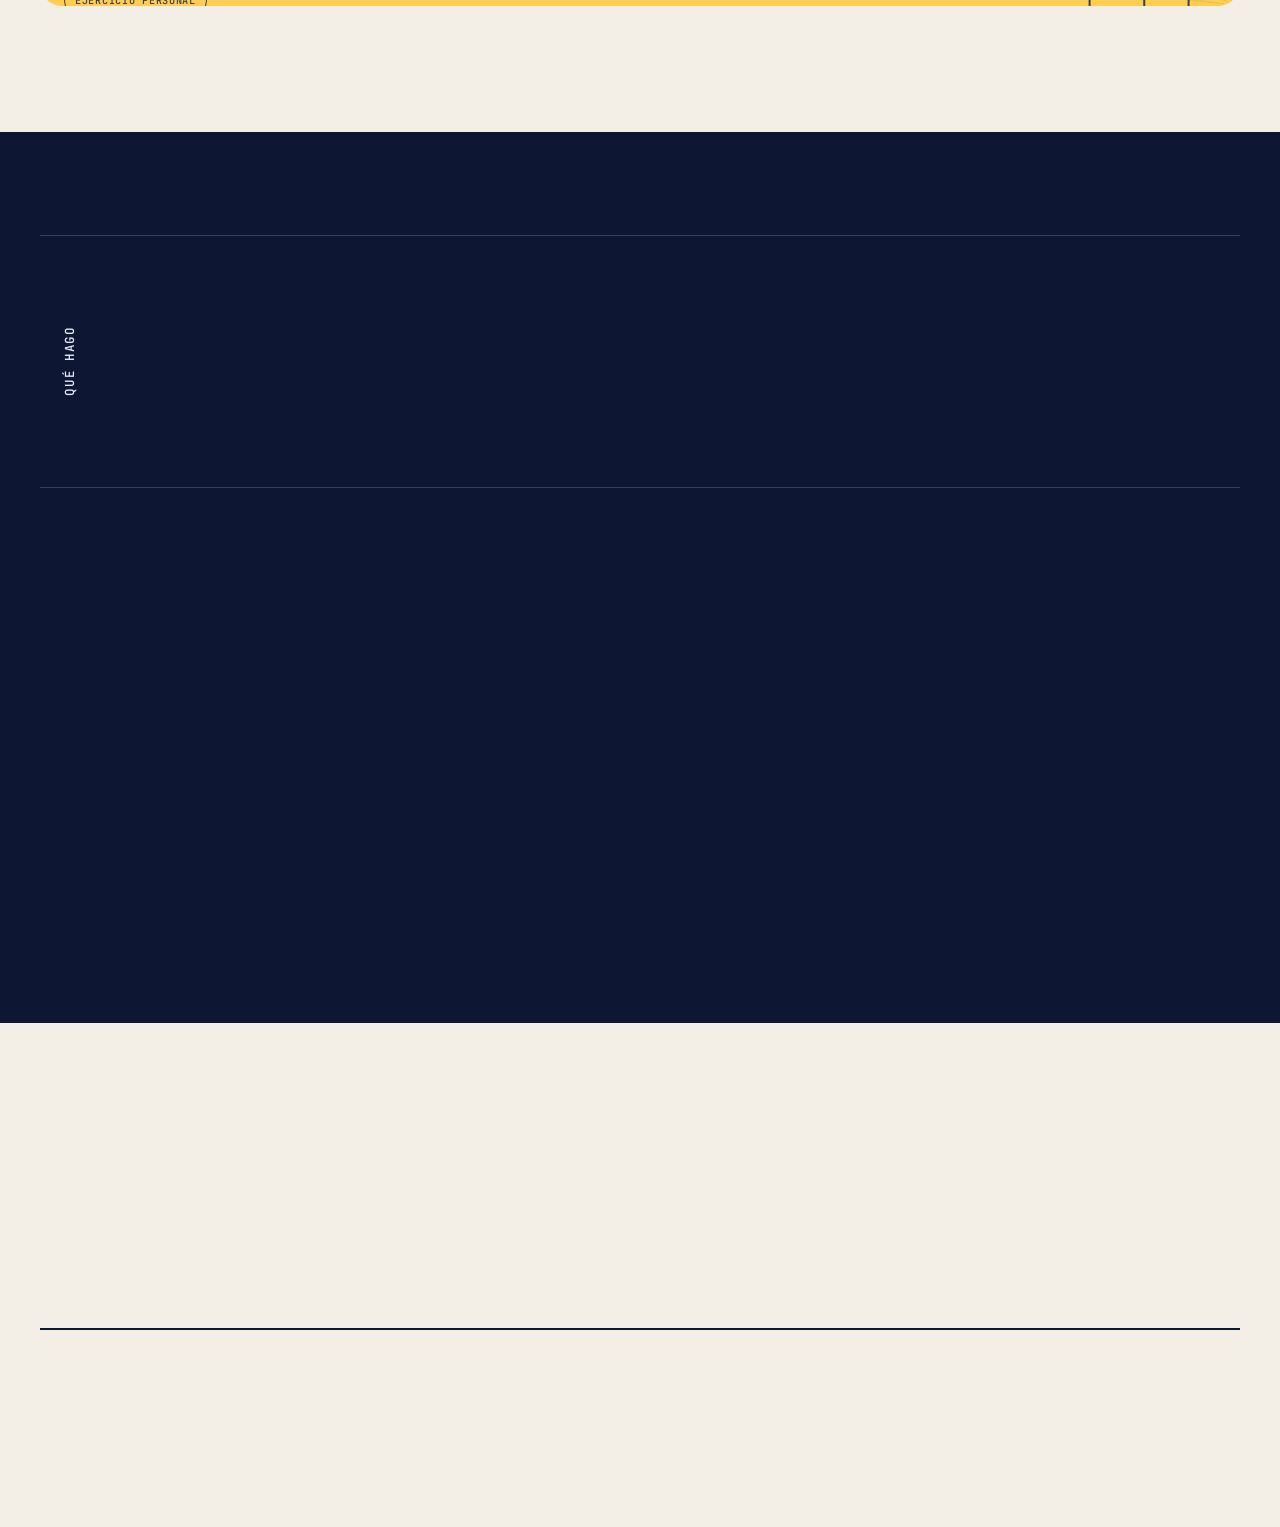
<file: p/videos/index.html>
<!doctype html>
<html lang="es">
<head>
<meta charset="utf-8">
<title>Videos · Andres Ortiz</title>
<meta name="description" content="Piezas audiovisuales para eventos, campañas y redes sociales. Cada video reúne su contexto, mi aportación, sus decisiones de diseño y sus cuadros clave.">
<link rel="canonical" href="https://andre0tz.github.io/portafolio-andres-ortiz/p/videos/">
<meta name="robots" content="noindex, follow">
<meta property="og:type" content="article">
<meta property="og:site_name" content="Andres Ortiz · Portafolio">
<meta property="og:locale" content="es_MX">
<meta property="og:title" content="Videos · Andres Ortiz">
<meta property="og:description" content="Piezas audiovisuales para eventos, campañas y redes sociales. Cada video reúne su contexto, mi aportación, sus decisiones de diseño y sus cuadros clave.">
<meta property="og:url" content="https://andre0tz.github.io/portafolio-andres-ortiz/p/videos/">
<meta property="og:image" content="https://andre0tz.github.io/portafolio-andres-ortiz/assets/compartir/videos.jpg">
<meta property="og:image:width" content="1200">
<meta property="og:image:height" content="630">
<meta property="og:image:alt" content="Videos, proyecto de Andres Ortiz">
<meta name="twitter:card" content="summary_large_image">
<meta name="twitter:title" content="Videos · Andres Ortiz">
<meta name="twitter:description" content="Piezas audiovisuales para eventos, campañas y redes sociales. Cada video reúne su contexto, mi aportación, sus decisiones de diseño y sus cuadros clave.">
<meta name="twitter:image" content="https://andre0tz.github.io/portafolio-andres-ortiz/assets/compartir/videos.jpg">
<link rel="icon" href="../../assets/favicon.svg" type="image/svg+xml">
<meta http-equiv="refresh" content="0; url=../../#caso/videos">
</head>
<body>
<p><a href="../../#caso/videos">Ver Videos en el portafolio de Andres Ortiz</a></p>
</body>
</html>
</file>
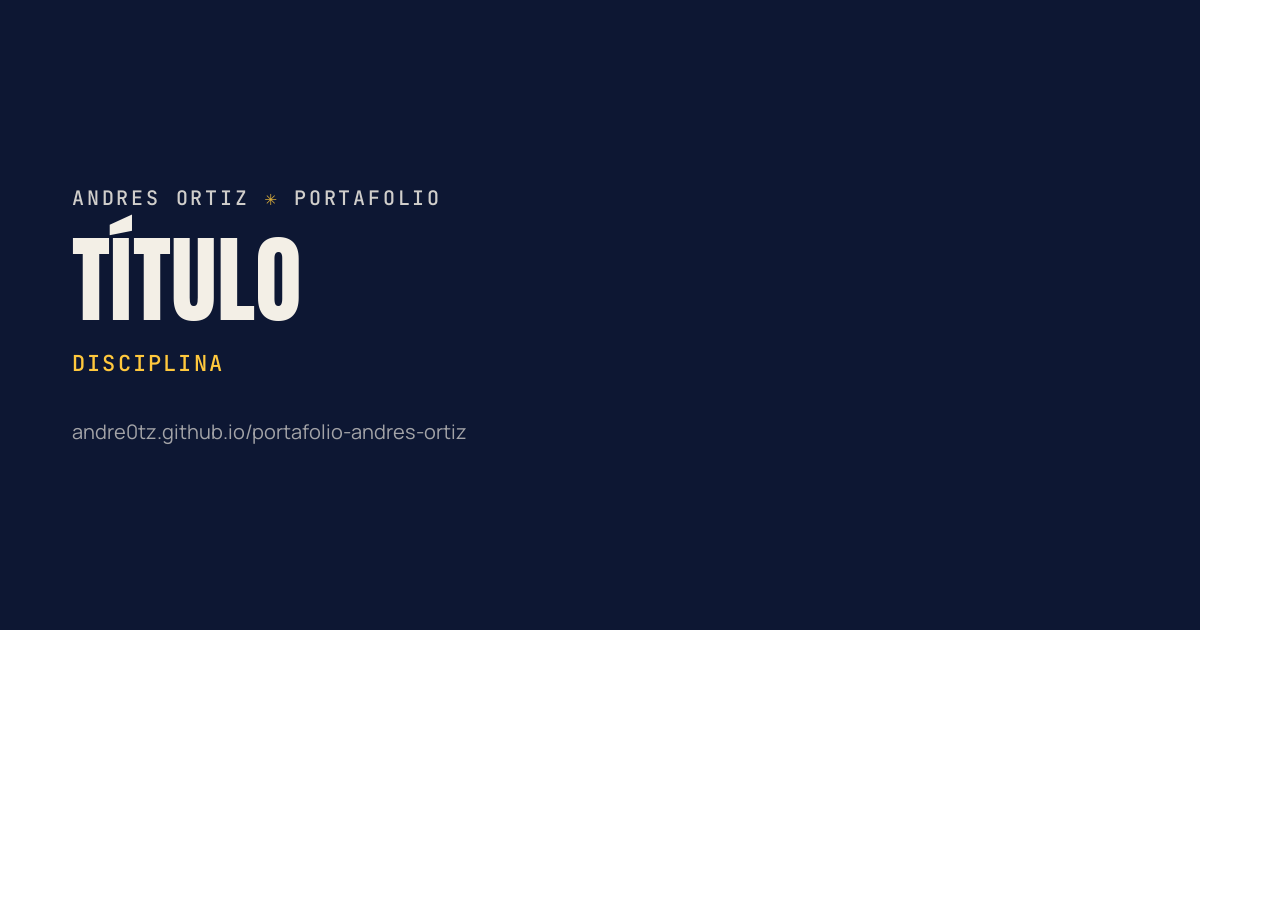
<file: herramientas/compartir/tarjeta.html>
<!doctype html>
<html lang="es">
<head>
<meta charset="utf-8">
<!-- Plantilla de la imagen que aparece al compartir un enlace (1200 x 630).
     imagenes.js la abre, cambia los textos y la imagen, y toma la captura. -->
<link rel="stylesheet" href="tarjeta.css">
</head>
<body>
  <main class="tarjeta" id="tarjeta">
    <div class="tarjeta__texto">
      <p class="tarjeta__firma">Andres Ortiz <span>✳</span> Portafolio</p>
      <h1 class="tarjeta__titulo" id="titulo">Título</h1>
      <p class="tarjeta__disciplina" id="disciplina">Disciplina</p>
      <p class="tarjeta__url">andre0tz.github.io/portafolio-andres-ortiz</p>
    </div>
    <div class="tarjeta__imagenes" id="imagenes"></div>
  </main>
</body>
</html>
</file>
<file: assets/css/estilos.css>
/* =====================================================================
   PORTAFOLIO ANDRES ORTIZ
   1. Fuentes      2. Tokens y temas   3. Base
   4. Navegación   5. Portada          6. Proyectos
   7. Qué hago     8. Sobre mí         9. Contacto y pie
   10. Caso        11. Huecos y pendientes
   12. Animación   13. Responsive
   ===================================================================== */

/* 1. FUENTES (autoalojadas, licencia OFL) */
@font-face{font-family:"Anton";src:url(../fonts/anton-latin-400-normal.woff2) format("woff2");font-weight:400;font-display:swap}
@font-face{font-family:"Manrope";src:url(../fonts/manrope-latin-wght-normal.woff2) format("woff2");font-weight:200 800;font-display:swap}
@font-face{font-family:"Caveat Brush";src:url(../fonts/caveat-brush-latin-400-normal.woff2) format("woff2");font-weight:400;font-display:swap}
@font-face{font-family:"Great Vibes";src:url(../fonts/great-vibes-latin-400-normal.woff2) format("woff2");font-weight:400;font-display:swap}
@font-face{font-family:"JetBrains Mono";src:url(../fonts/jetbrains-mono-latin-500-normal.woff2) format("woff2");font-weight:500;font-display:swap}

/* 2. TOKENS Y TEMAS */
:root{
  /* Holgura para letras que salen de la caja (Q, J, comas, acentos, Ñ)
     en los textos que se animan con overflow oculto. */
  --asc:.3em;--desc:.22em;
  --f-display:"Anton",Impact,"Arial Narrow Bold",sans-serif;
  --f-texto:"Manrope",ui-sans-serif,system-ui,-apple-system,"Segoe UI",sans-serif;
  --f-script:"Caveat Brush","Comic Sans MS",cursive;
  --f-mono:"JetBrains Mono",ui-monospace,Menlo,Consolas,monospace;

  /* Paleta base */
  --azul-tinta:#0d1733;
  --azul-cobalto:#1f4fe0;
  --azul-profundo:#13309a;
  --azul-cielo:#a9cbff;
  --azul-hielo:#dde9ff;
  --crema:#f3efe6;
  --crema-2:#e8e2d4;
  --sol:#ffc83d;

  --radio:22px;
  --radio-s:12px;
  --ancho:1240px;
  --margen:clamp(18px,4vw,40px);
  --ease:cubic-bezier(.2,.8,.2,1);
}
:root,[data-theme="claro"]{
  --fondo:var(--crema);
  --fondo-2:var(--crema-2);
  --superficie:#fbf9f4;
  --texto:var(--azul-tinta);
  --texto-suave:#4a5470;
  --linea:rgba(13,23,51,.16);
  --acento:var(--azul-cobalto);
  --banda:var(--azul-tinta);
  --banda-texto:#e9eefb;
  --sombra:0 18px 50px -20px rgba(13,23,51,.35);
  color-scheme:light;
}
[data-theme="oscuro"]{
  --fondo:#0a1022;
  --fondo-2:#111a33;
  --superficie:#131d38;
  --texto:#eef2fb;
  --texto-suave:#a4afc9;
  --linea:rgba(214,226,255,.15);
  --acento:#7aa2ff;
  --banda:#050916;
  --banda-texto:#e9eefb;
  --sombra:0 18px 50px -20px rgba(0,0,0,.7);
  color-scheme:dark;
}

/* 3. BASE */
*,*::before,*::after{box-sizing:border-box}
html{scroll-behavior:smooth;scroll-padding-top:90px;-webkit-text-size-adjust:100%}
body{margin:0;background:var(--fondo);color:var(--texto);font-family:var(--f-texto);font-size:1rem;line-height:1.6;overflow-x:clip;transition:background-color .35s,color .35s}
img,video,svg{display:block;max-width:100%}
a{color:inherit;text-decoration:none}
button{font:inherit;color:inherit;background:none;border:0;cursor:pointer;padding:0}
h1,h2,h3{margin:0;font-weight:400}
p{margin:0 0 1em}
code{font-family:var(--f-mono);font-size:.8em}
:focus-visible{outline:3px solid var(--acento);outline-offset:3px;border-radius:4px}
::selection{background:var(--sol);color:var(--azul-tinta)}
.contenedor{width:min(var(--ancho),100% - var(--margen)*2);margin-inline:auto}
[hidden]{display:none!important}
.sr-only{position:absolute;width:1px;height:1px;overflow:hidden;clip:rect(0 0 0 0);white-space:nowrap}
.saltar{position:fixed;left:12px;top:-60px;z-index:100;background:var(--sol);color:var(--azul-tinta);padding:10px 16px;border-radius:8px;font-weight:700}
.saltar:focus{top:12px}
.mono{font-family:var(--f-mono);font-size:.74rem;letter-spacing:.06em;text-transform:uppercase;line-height:1.55}
.script{font-family:var(--f-script);font-weight:400;letter-spacing:.01em}
.seccion{padding:clamp(72px,10vw,130px) 0}
.kicker{color:var(--acento);font-size:clamp(1.35rem,2.4vw,1.75rem);margin:0 0 .2em;transform:rotate(-2deg);transform-origin:left}
.titulo-seccion{font-family:var(--f-display);text-transform:uppercase;font-size:clamp(3rem,8vw,6.6rem);line-height:.9;letter-spacing:.005em}

/* Botones */
.botones{display:flex;flex-wrap:wrap;gap:12px}
.btn{--h:52px;display:inline-flex;align-items:center;gap:12px;height:var(--h);padding:0 22px;border-radius:999px;font-weight:700;font-size:.95rem;border:2px solid var(--texto);transition:transform .3s var(--ease),background-color .25s,color .25s,box-shadow .3s var(--ease)}
.btn svg{width:18px;height:18px;transition:transform .3s var(--ease)}
.btn:hover{transform:translateY(-2px)}
.btn:hover svg{transform:translate(2px,-2px)}
.btn:active{transform:translateY(0)}
.btn--solido{background:var(--texto);color:var(--fondo)}
.btn--solido:hover{box-shadow:5px 5px 0 var(--acento)}
.btn--solido:hover svg{transform:translateY(3px)}
.btn--linea:hover{background:var(--texto);color:var(--fondo)}
.btn--sol{background:var(--sol);color:var(--azul-tinta);border-color:var(--sol)}
.btn--sol:hover{box-shadow:5px 5px 0 var(--azul-tinta)}

/* 4. NAVEGACIÓN */
.nav{position:sticky;top:0;z-index:40;transition:background-color .3s,box-shadow .3s,border-color .3s;border-bottom:1px solid transparent}
.nav--solida{background:color-mix(in srgb,var(--fondo) 86%,transparent);backdrop-filter:blur(14px);-webkit-backdrop-filter:blur(14px);border-bottom-color:var(--linea)}
.nav__in{height:78px;display:flex;align-items:center;gap:24px}
.marca{display:flex;align-items:flex-start;gap:4px;font-family:var(--f-display);font-size:1.08rem;line-height:.95;letter-spacing:.02em}
.marca__icono{width:16px;height:16px;color:var(--acento);margin-top:-2px;transition:transform .6s var(--ease)}
.marca:hover .marca__icono{transform:rotate(90deg)}
.nav__links{display:flex;gap:4px;margin-left:auto}
.nav__links a{position:relative;padding:8px 14px;font-family:var(--f-mono);font-size:.76rem;letter-spacing:.08em;text-transform:uppercase}
.nav__links a::after{content:"";position:absolute;left:14px;right:14px;bottom:4px;height:2px;background:var(--acento);transform:scaleX(0);transform-origin:right;transition:transform .35s var(--ease)}
.nav__links a:hover::after,.nav__links a.activo::after{transform:scaleX(1);transform-origin:left}
.nav__acciones{display:flex;align-items:center;gap:10px}
.tema{width:44px;height:44px;border-radius:50%;border:1.5px solid var(--linea);display:grid;place-items:center;transition:transform .4s var(--ease),border-color .25s}
.tema:hover{transform:rotate(25deg);border-color:var(--texto)}
.tema svg{width:20px;height:20px;grid-area:1/1}
.tema__sol{display:none}
[data-theme="oscuro"] .tema__sol{display:block}
[data-theme="oscuro"] .tema__luna{display:none}
.nav__cta{display:inline-flex;align-items:center;gap:10px;height:44px;padding:0 18px;background:var(--acento);color:#fff;font-family:var(--f-mono);font-size:.76rem;letter-spacing:.08em;text-transform:uppercase;border-radius:4px;transition:background-color .25s,transform .3s var(--ease)}
[data-theme="oscuro"] .nav__cta{color:var(--azul-tinta)}
.nav__cta svg{width:16px;height:16px;transition:transform .3s var(--ease)}
.nav__cta:hover svg{transform:rotate(45deg)}
.hamburguesa{display:none;width:44px;height:44px;border-radius:50%;border:1.5px solid var(--linea);place-items:center;align-content:center;gap:6px}
.hamburguesa span{display:block;width:18px;height:2px;background:currentColor;transition:transform .3s var(--ease)}
.hamburguesa[aria-expanded="true"] span:first-child{transform:translateY(4px) rotate(45deg)}
.hamburguesa[aria-expanded="true"] span:last-child{transform:translateY(-4px) rotate(-45deg)}

/* 5. PORTADA */
.hero{position:relative;padding-top:clamp(24px,4vw,56px);overflow-x:clip}
.hero__grid{display:grid;grid-template-columns:minmax(0,1.18fr) minmax(0,.82fr);grid-template-areas:"texto visual" "pie visual";column-gap:clamp(28px,5vw,72px);row-gap:28px;align-items:start}
.hero__texto{grid-area:texto;position:relative}
.hero__firma{margin:0 0 14px}
.pincel{display:inline-block;font-family:var(--f-script);font-size:clamp(1.5rem,2.6vw,2rem);color:var(--azul-tinta);background:var(--sol);padding:2px 16px 4px;transform:rotate(-2.5deg);clip-path:polygon(2% 8%,98% 0,100% 88%,4% 100%)}
.hero__titulo{font-family:var(--f-display);text-transform:uppercase;font-size:clamp(3.6rem,8.4vw,8.6rem);line-height:.9;letter-spacing:.004em}
.hero__titulo .linea{display:block;overflow:hidden;padding:var(--asc) 0 var(--desc);margin:calc(var(--asc) * -1) 0 calc(var(--desc) * -1)}
.hero__titulo .linea>span{display:inline-block}
.hero__titulo .linea--acento{color:var(--acento)}
.hero__titulo .punto{font-style:normal;color:var(--sol)}
.trazo{width:min(330px,62%);height:22px;color:var(--sol);margin-top:10px}
.hero__nota{grid-area:texto;justify-self:end;align-self:start;margin-top:64px;text-align:left;color:var(--texto-suave);border-left:2px solid var(--acento);padding-left:14px}
.hero__nota p{margin:0}
.hero__ubicacion:empty{display:none}
.hero__pie{grid-area:pie;display:grid;grid-template-columns:minmax(0,1fr);gap:22px;max-width:560px}
.hero__intro{font-size:clamp(1.05rem,1.4vw,1.2rem);color:var(--texto-suave);margin:0}
.hero__intro strong{color:var(--texto)}
.hero__estado{display:flex;align-items:center;gap:10px;margin:0;font-family:var(--f-mono);font-size:.74rem;letter-spacing:.06em;text-transform:uppercase;color:var(--texto-suave)}
.pulso{width:9px;height:9px;border-radius:50%;background:#22b46c;box-shadow:0 0 0 0 rgba(34,180,108,.5);animation:pulso 2.4s infinite}

.hero__visual{grid-area:visual;position:relative;padding:34px 10px 0 0}
.hero__panel{position:relative;aspect-ratio:4/5;border-radius:28px 28px 28px 120px;background:var(--azul-cobalto);overflow:hidden;isolation:isolate}
.hero__panel::before{content:"";position:absolute;inset:0;background-image:radial-gradient(rgba(255,255,255,.22) 1.2px,transparent 1.3px);background-size:16px 16px;mask-image:linear-gradient(160deg,#000 10%,transparent 60%);-webkit-mask-image:linear-gradient(160deg,#000 10%,transparent 60%);z-index:-1}
.hero__letra{position:absolute;right:-10%;top:-2%;font-family:var(--f-display);font-size:min(40vw,580px);line-height:.82;color:var(--azul-profundo);z-index:-1;user-select:none}
.hero__foto{position:absolute;inset:12% 8% 0 8%;display:flex;align-items:flex-end;justify-content:center}
.hero__foto img{width:100%;height:100%;object-fit:cover;object-position:top center;filter:grayscale(1) contrast(1.08);mix-blend-mode:luminosity;border-radius:20px 20px 0 0}
.hero__nombre{position:absolute;left:-22px;bottom:44px;z-index:2;display:flex;flex-direction:column;background:var(--azul-tinta);color:#fff;padding:10px 20px 12px 22px;transform:rotate(-3deg);clip-path:polygon(0 6%,100% 0,97% 100%,2% 92%)}
.hero__nombre .script{font-size:1.75rem;line-height:1}
.hero__nombre .mono{color:var(--sol);font-size:.66rem}
.sello{position:absolute;left:-34px;top:4px;width:118px;height:118px;border-radius:50%;background:var(--fondo);display:grid;place-items:center;box-shadow:var(--sombra);z-index:2}
.sello__texto{position:absolute;inset:0;width:100%;height:100%;animation:girar 22s linear infinite}
.sello__texto text{font-family:var(--f-mono);font-size:10.4px;letter-spacing:.12em;fill:var(--texto)}
.sello__centro{font-family:var(--f-display);font-size:2.2rem;line-height:1}
.sello__centro i{font-style:normal;color:var(--acento)}
.estampa{position:absolute;right:-8px;top:0;z-index:2;background:var(--sol);color:var(--azul-tinta);padding:12px 16px;display:flex;flex-direction:column;align-items:center;text-align:center;transform:rotate(6deg);font-family:var(--f-mono);font-size:.62rem;letter-spacing:.1em;text-transform:uppercase;border:2px dashed rgba(13,23,51,.35);outline:6px solid var(--sol)}
.estampa b{font-family:var(--f-display);font-weight:400;font-size:1.3rem;letter-spacing:.03em}
.estampa svg{width:18px;height:18px;margin-top:4px}
.chispa{position:absolute;color:var(--acento);z-index:2}
.chispa--1{width:30px;height:30px;left:-58px;bottom:34%;animation:titilar 3.4s ease-in-out infinite}
.chispa--2{width:18px;height:18px;right:-26px;bottom:18%;color:var(--sol);animation:titilar 2.8s ease-in-out .8s infinite}

.cinta{margin-top:clamp(48px,7vw,90px);background:var(--azul-tinta);color:#fff;transform:rotate(-1.4deg);width:104%;margin-left:-2%;overflow:hidden;border-block:3px solid var(--sol)}
[data-theme="oscuro"] .cinta{background:var(--azul-cobalto)}
.cinta__pista{display:flex;align-items:center;gap:28px;width:max-content;padding:16px 0;animation:cinta 34s linear infinite}
.cinta__pista span{font-family:var(--f-display);text-transform:uppercase;font-size:clamp(1.4rem,2.6vw,2.2rem);letter-spacing:.02em;white-space:nowrap}
.cinta__pista svg{width:22px;height:22px;color:var(--sol);flex:none}

/* 6. PROYECTOS */
.cabecera{display:flex;justify-content:space-between;align-items:flex-end;gap:32px;margin-bottom:34px}
.cabecera__texto{max-width:420px;color:var(--texto-suave);margin:0}
.filtros{display:flex;flex-wrap:wrap;gap:8px;margin-bottom:28px}
.filtro{display:inline-flex;align-items:center;gap:8px;height:42px;padding:0 16px;border-radius:999px;border:1.5px solid var(--linea);font-family:var(--f-mono);font-size:.74rem;letter-spacing:.06em;text-transform:uppercase;transition:background-color .25s,color .25s,border-color .25s}
.filtro sup{font-size:.62rem;opacity:.65;top:0}
.filtro:hover{border-color:var(--texto)}
.filtro[aria-pressed="true"]{background:var(--texto);color:var(--fondo);border-color:var(--texto)}

.obras{display:grid;grid-template-columns:repeat(12,minmax(0,1fr));grid-auto-rows:270px;gap:16px;grid-auto-flow:dense}
.obra{--span:6;--filas:1;grid-column:span var(--span);grid-row:span var(--filas);position:relative;border-radius:var(--radio);overflow:hidden;background:var(--t-fondo);color:var(--t-texto);container-type:inline-size;isolation:isolate;transition:transform .45s var(--ease),box-shadow .45s var(--ease)}
.obra.oculta{display:none}
.obras.filtrado .obra{--span:6;--filas:1}
.obra:hover{transform:translateY(-5px);box-shadow:var(--sombra)}
.obra:has(:focus-visible){outline:3px solid var(--acento);outline-offset:3px}
.obra__enlace::after{content:"";position:absolute;inset:0;z-index:3;border-radius:inherit}
.obra__enlace:focus-visible{outline:none}
.obra__portada{position:absolute;inset:0;z-index:-1;overflow:hidden}
.obra__portada img{width:100%;height:100%;object-fit:cover;transition:transform .8s var(--ease)}
.obra:hover .obra__portada img{transform:scale(1.04)}
.obra__numero{position:absolute;right:-.04em;bottom:-.2em;font-family:var(--f-display);font-size:min(60cqw,300px);line-height:1;color:transparent;-webkit-text-stroke:2px var(--t-acento);opacity:.9;transition:transform .8s var(--ease)}
.obra:hover .obra__numero{transform:translate(-4%,-3%) rotate(-3deg)}
.obra__info{position:static;padding:24px 24px 20px;max-width:min(88%,420px);display:flex;flex-direction:column;gap:6px}
.obra--foto .obra__info{background:var(--t-fondo);border-radius:0 0 var(--radio-s) 0}
.obra__num{font-family:var(--f-mono);font-size:.78rem;color:var(--t-acento);letter-spacing:.06em}
.obra h3{font-family:var(--f-display);text-transform:uppercase;font-size:clamp(1.7rem,3.2cqw + 1rem,2.9rem);line-height:.95;letter-spacing:.01em}
.obra__disc{font-family:var(--f-mono);font-size:.7rem;letter-spacing:.07em;text-transform:uppercase;opacity:.82}
.obra__resumen{font-size:.9rem;line-height:1.45;margin:6px 0 0;opacity:.85;max-width:38ch}
.obra__rel{align-self:flex-start;margin-top:8px;font-family:var(--f-mono);font-size:.64rem;letter-spacing:.07em;text-transform:uppercase;padding:5px 10px;border-radius:999px;border:1.5px solid currentColor;opacity:.9}
.obra__flecha{position:absolute;right:18px;top:18px;width:48px;height:48px;border-radius:50%;border:1.5px solid var(--t-texto);display:grid;place-items:center;transition:background-color .3s,color .3s,transform .45s var(--ease),border-color .3s}
.obra__flecha svg{width:20px;height:20px}
.obra:hover .obra__flecha{background:var(--sol);color:var(--azul-tinta);border-color:var(--sol);transform:rotate(45deg)}
.obra__chip{position:absolute;left:18px;bottom:16px;display:none}

/* Tonos de portada */
.t-cobalto{--t-fondo:var(--azul-cobalto);--t-texto:#fff;--t-acento:var(--azul-cielo)}
.t-tinta{--t-fondo:var(--azul-tinta);--t-texto:#eef2fb;--t-acento:var(--sol)}
.t-cielo{--t-fondo:var(--azul-cielo);--t-texto:var(--azul-tinta);--t-acento:var(--azul-cobalto)}
.t-papel{--t-fondo:var(--superficie);--t-texto:var(--texto);--t-acento:var(--azul-cobalto)}
.t-sol{--t-fondo:var(--sol);--t-texto:var(--azul-tinta);--t-acento:var(--azul-tinta)}
[data-theme="oscuro"] .t-tinta{--t-fondo:#1a2650}
[data-theme="oscuro"] .t-papel{--t-acento:var(--azul-cielo);box-shadow:inset 0 0 0 1px var(--linea)}
.t-papel{box-shadow:inset 0 0 0 1px var(--linea)}
/* Patrones de fondo de las portadas tipográficas */
.obra--tipo .obra__portada::before{content:"";position:absolute;inset:0;opacity:.5}
.t-cobalto.obra--tipo .obra__portada::before{background-image:radial-gradient(rgba(255,255,255,.28) 1.3px,transparent 1.4px);background-size:14px 14px;mask-image:linear-gradient(to top left,#000,transparent 65%);-webkit-mask-image:linear-gradient(to top left,#000,transparent 65%)}
.t-tinta.obra--tipo .obra__portada::before{background-image:repeating-linear-gradient(135deg,rgba(255,255,255,.07) 0 2px,transparent 2px 14px)}
.t-cielo.obra--tipo .obra__portada::before{background-image:linear-gradient(rgba(13,23,51,.12) 1px,transparent 1px),linear-gradient(90deg,rgba(13,23,51,.12) 1px,transparent 1px);background-size:28px 28px}
.t-papel.obra--tipo .obra__portada::before{background-image:repeating-radial-gradient(circle at 100% 100%,transparent 0 22px,var(--linea) 22px 23.5px)}
.t-sol.obra--tipo .obra__portada::before{background-image:repeating-conic-gradient(from 0deg at 100% 100%,rgba(13,23,51,.13) 0 3deg,transparent 3deg 12deg)}

/* 7. QUÉ HAGO */
.banda{background:var(--banda);color:var(--banda-texto);padding:clamp(64px,8vw,110px) 0 0;position:relative;overflow:hidden}
.banda__grid{display:grid;grid-template-columns:60px repeat(4,minmax(0,1fr));border-block:1px solid rgba(233,238,251,.18)}
.banda__vertical{writing-mode:vertical-rl;transform:rotate(180deg);font-family:var(--f-mono);font-size:.78rem;letter-spacing:.14em;text-transform:uppercase;align-self:center;justify-self:center;padding:24px 0}
.servicio{position:relative;padding:34px 26px 38px;border-left:1px solid rgba(233,238,251,.18);overflow:hidden;isolation:isolate}
.servicio::before{content:"";position:absolute;inset:0;background:var(--azul-cobalto);transform:translateY(101%);transition:transform .5s var(--ease);z-index:-1}
.servicio:hover::before{transform:translateY(0)}
.servicio__num{font-family:var(--f-mono);color:var(--sol);font-size:.95rem}
.servicio h3{font-family:var(--f-display);text-transform:uppercase;font-size:clamp(1.5rem,2.2vw,1.9rem);line-height:1;margin:14px 0 14px;letter-spacing:.02em}
.servicio p{font-size:.9rem;color:rgba(233,238,251,.75);margin:0;transition:color .3s}
.servicio:hover p{color:#fff}
.manifiesto{position:relative;padding:clamp(56px,8vw,110px) 0 clamp(64px,9vw,120px)}
.manifiesto__frase{font-family:var(--f-display);text-transform:uppercase;font-size:clamp(3rem,9.4vw,9.4rem);line-height:.88;margin:0;letter-spacing:.005em}
.manifiesto__frase span{color:transparent;-webkit-text-stroke:2px var(--azul-cielo)}
.manifiesto__estallido{position:absolute;right:2%;top:24%;width:clamp(70px,11vw,150px);height:clamp(70px,11vw,150px);color:var(--sol);animation:girar 18s linear infinite}

/* 8. SOBRE MÍ */
.sobre__grid{display:grid;grid-template-columns:minmax(0,.9fr) minmax(0,1.1fr);gap:clamp(36px,6vw,90px);align-items:start}
.etiquetas{display:flex;flex-wrap:wrap;gap:10px;margin-top:30px}
.etiquetas span{font-family:var(--f-mono);font-size:.72rem;letter-spacing:.06em;text-transform:uppercase;padding:9px 14px;border-radius:999px;background:var(--superficie);border:1.5px solid var(--linea);transition:transform .3s var(--ease),background-color .25s,color .25s}
.etiquetas span:nth-child(3n+1){transform:rotate(-2deg)}
.etiquetas span:nth-child(3n+2){transform:rotate(1.5deg)}
.etiquetas span:hover{transform:rotate(0) translateY(-3px);background:var(--azul-cobalto);color:#fff;border-color:var(--azul-cobalto)}
.sobre__der{color:var(--texto-suave);font-size:1.05rem;padding-top:clamp(0px,4vw,46px)}
.sobre__entrada{font-size:clamp(1.4rem,2.4vw,1.95rem);line-height:1.3;color:var(--texto);font-weight:600;letter-spacing:-.01em;text-wrap:balance}
.herramientas{margin-top:28px}
.herramientas h3{margin-bottom:12px;color:var(--texto)}
.herramientas ul{list-style:none;margin:0;padding:0;display:flex;flex-wrap:wrap;gap:8px}
.herramientas li{padding:8px 14px;border-radius:10px;background:var(--fondo-2);color:var(--texto);font-weight:600;font-size:.9rem}
.btn--cv{margin-top:20px}

/* 9. CONTACTO Y PIE */
.contacto{background:var(--azul-cobalto);color:#fff;padding:clamp(70px,9vw,120px) 0;position:relative;overflow:hidden}
.contacto::before{content:"";position:absolute;inset:0;background-image:radial-gradient(rgba(255,255,255,.18) 1.2px,transparent 1.3px);background-size:18px 18px;mask-image:radial-gradient(circle at 90% 10%,#000,transparent 55%);-webkit-mask-image:radial-gradient(circle at 90% 10%,#000,transparent 55%)}
.contacto__grid{position:relative;display:grid;grid-template-columns:minmax(0,1.25fr) minmax(0,.75fr);gap:clamp(32px,5vw,70px);align-items:end}
.kicker--claro{color:var(--sol)}
.contacto__titulo{font-family:var(--f-display);text-transform:uppercase;font-size:clamp(2.8rem,6.6vw,6rem);line-height:.92;letter-spacing:.005em;text-wrap:balance}
.contacto__texto{margin:22px 0 0;max-width:520px;color:rgba(255,255,255,.85);font-size:1.05rem}
.contacto__tarjeta{background:var(--crema);color:var(--azul-tinta);border-radius:var(--radio);padding:26px;display:grid;gap:16px;box-shadow:12px 12px 0 var(--azul-tinta);transform:rotate(1.2deg)}
.contacto__tarjeta .mono{color:#4a5470;display:block}
.contacto__correo b{display:block;font-size:clamp(1rem,1.7vw,1.2rem);word-break:break-all;line-height:1.3}
.contacto__correo:hover b,.contacto__tel:hover b{text-decoration:underline;text-decoration-color:var(--azul-cobalto);text-underline-offset:4px}
.contacto__tel b{font-size:1.15rem}
.copiar{justify-self:start;display:inline-flex;align-items:center;gap:8px;font-family:var(--f-mono);font-size:.7rem;letter-spacing:.06em;text-transform:uppercase;padding:8px 12px;border-radius:8px;background:var(--azul-hielo);color:var(--azul-tinta);transition:background-color .25s}
.copiar:hover{background:var(--azul-cielo)}
.copiar svg{width:15px;height:15px}
.redes{display:flex;flex-wrap:wrap;gap:8px}
.redes a{font-family:var(--f-mono);font-size:.7rem;text-transform:uppercase;letter-spacing:.06em;padding:8px 12px;border:1.5px solid var(--azul-tinta);border-radius:999px}
.redes a:hover{background:var(--azul-tinta);color:#fff}
.contacto__tarjeta .btn{justify-self:start;border-color:var(--azul-tinta);background:var(--azul-tinta);color:#fff}
.contacto__tarjeta .btn:hover{box-shadow:5px 5px 0 var(--sol)}

.pie{padding:clamp(40px,6vw,70px) 0 30px;overflow:hidden}
.pie__gigante{display:flex;align-items:flex-start;gap:.08em;font-family:var(--f-display);font-size:clamp(3.6rem,15.4vw,15.5rem);line-height:.82;margin:0 0 28px;color:transparent;-webkit-text-stroke:2px var(--texto);white-space:nowrap;letter-spacing:.005em}
.pie__gigante svg{width:.22em;height:.22em;color:var(--acento);flex:none;margin-top:.05em}
.pie__fila{display:flex;justify-content:space-between;align-items:center;flex-wrap:wrap;gap:16px;font-family:var(--f-mono);font-size:.72rem;letter-spacing:.06em;text-transform:uppercase;color:var(--texto-suave);border-top:1px solid var(--linea);padding-top:22px}
.pie__fila nav{display:flex;gap:18px;flex-wrap:wrap}
.pie__fila a:hover{color:var(--texto)}

/* 10. CASO DE PROYECTO */
.caso{width:min(1120px,100% - 24px);max-width:none;height:min(94dvh,100% - 24px);max-height:none;margin:auto;padding:0;border:0;border-radius:26px;background:var(--fondo);color:var(--texto);overflow:hidden;box-shadow:0 40px 120px -30px rgba(0,0,0,.6)}
.caso[open]{display:flex;flex-direction:column;animation:casoEntra .5s var(--ease)}
.caso::backdrop{background:rgba(6,10,24,.72);backdrop-filter:blur(8px);-webkit-backdrop-filter:blur(8px)}
.caso__barra{display:flex;justify-content:space-between;align-items:center;gap:16px;padding:14px 16px 14px 24px;border-bottom:1px solid var(--linea);background:var(--fondo);flex:none}
.caso__nav{display:flex;gap:8px}
.caso__btn{width:44px;height:44px;border-radius:50%;border:1.5px solid var(--linea);display:grid;place-items:center;transition:background-color .25s,color .25s,border-color .25s}
.caso__btn svg{width:18px;height:18px}
.caso__btn:hover{background:var(--texto);color:var(--fondo);border-color:var(--texto)}
.caso__cerrar{background:var(--texto);color:var(--fondo);border-color:var(--texto)}
.caso__cerrar:hover{background:var(--acento);border-color:var(--acento);color:#fff}
.caso__cuerpo{overflow-y:auto;overscroll-behavior:contain;flex:1;scroll-behavior:smooth}
.caso__cabeza{position:relative;padding:clamp(28px,5vw,56px);background:var(--t-fondo);color:var(--t-texto);overflow:hidden;isolation:isolate;min-height:clamp(280px,38vw,400px);display:flex;flex-direction:column;justify-content:flex-end}
.caso__cabeza .obra__numero{font-size:clamp(220px,34vw,420px);z-index:-1}
.caso__cabeza.obra--foto{min-height:clamp(320px,48vw,520px)}
.caso__cabeza.obra--foto::after{content:"";position:absolute;inset:0;background:linear-gradient(to top,rgba(13,23,51,.85),transparent 65%);z-index:-1}
.caso__cabeza.obra--foto{color:#fff}
.caso__chips{display:flex;flex-wrap:wrap;gap:8px;margin-bottom:18px}
.chip{font-family:var(--f-mono);font-size:.66rem;letter-spacing:.07em;text-transform:uppercase;padding:6px 12px;border-radius:999px;border:1.5px solid currentColor}
.chip--fuerte{background:var(--sol);color:var(--azul-tinta);border-color:var(--sol)}
.caso__titulo{font-family:var(--f-display);text-transform:uppercase;font-size:clamp(3rem,8vw,7rem);line-height:.88;letter-spacing:.005em;max-width:12ch}
.caso__resumen{font-size:clamp(1.05rem,1.6vw,1.25rem);max-width:620px;margin:18px 0 0;opacity:.9}
.caso__seccion{padding:clamp(28px,4.5vw,52px) clamp(22px,5vw,56px);border-bottom:1px solid var(--linea)}
.fichas{display:grid;grid-template-columns:repeat(auto-fit,minmax(min(100%,300px),1fr));gap:26px 40px;margin:0}
.ficha dt{font-family:var(--f-mono);font-size:.7rem;letter-spacing:.08em;text-transform:uppercase;color:var(--acento);margin-bottom:8px;display:flex;align-items:center;gap:8px}
.ficha dt::before{content:"";width:18px;height:2px;background:currentColor}
.ficha dd{margin:0;color:var(--texto-suave);font-size:1.02rem;line-height:1.6}
.ficha ul{margin:0;padding:0;list-style:none;display:flex;flex-wrap:wrap;gap:8px}
.ficha li{padding:6px 12px;border-radius:8px;background:var(--fondo-2);color:var(--texto);font-weight:600;font-size:.88rem}
.ficha--aviso dd{color:var(--texto);font-weight:600}
.bloque__cab{display:flex;align-items:baseline;justify-content:space-between;gap:16px;flex-wrap:wrap;margin-bottom:20px}
.bloque__titulo{font-family:var(--f-display);text-transform:uppercase;font-size:clamp(1.8rem,3.6vw,2.8rem);line-height:1;letter-spacing:.01em}
.bloque__titulo span{font-family:var(--f-mono);font-size:.8rem;color:var(--acento);margin-right:12px;vertical-align:middle}
.bloque__nota{margin:0;color:var(--texto-suave);font-size:.95rem}
.galeria{display:grid;grid-template-columns:repeat(3,minmax(0,1fr));gap:14px}
.galeria.c1{grid-template-columns:minmax(0,1fr)}
.galeria.c1:not(.solo-ancho){max-width:440px}
.galeria.c2{grid-template-columns:repeat(2,minmax(0,1fr))}
.galeria.c2:not(.solo-ancho){max-width:760px}
.pieza{margin:0;border-radius:var(--radio-s);overflow:hidden;background:var(--fondo-2);position:relative}
.pieza img,.pieza video{width:100%;height:100%;object-fit:cover;transition:transform .6s var(--ease)}
.pieza--contener img{object-fit:contain;background:var(--superficie)}
.pieza:hover img{transform:scale(1.02)}
.f-cuadrado{aspect-ratio:1/1}
.f-vertical{aspect-ratio:4/5}
.f-horizontal{aspect-ratio:3/2}
.f-ancho{aspect-ratio:16/8;grid-column:1/-1}
.f-historia{aspect-ratio:9/16}
.resultados{display:grid;grid-template-columns:repeat(auto-fit,minmax(200px,1fr));gap:14px}
.resultado{padding:22px;border-radius:var(--radio-s);background:var(--azul-cobalto);color:#fff}
.resultado b{font-family:var(--f-display);font-weight:400;font-size:2.6rem;line-height:1;display:block}
.resultado p{margin:8px 0 0;font-size:.92rem}
.resultado small{display:block;margin-top:10px;font-family:var(--f-mono);font-size:.64rem;opacity:.75;text-transform:uppercase;letter-spacing:.06em}
.caso__sig{display:flex;justify-content:space-between;align-items:center;gap:20px;width:100%;padding:clamp(28px,4.5vw,52px) clamp(22px,5vw,56px);text-align:left;transition:background-color .3s}
.caso__sig:hover{background:var(--fondo-2)}
.caso__sig .mono{color:var(--texto-suave)}
.caso__sig strong{display:block;font-family:var(--f-display);font-weight:400;text-transform:uppercase;font-size:clamp(2rem,5vw,3.6rem);line-height:.95}
.caso__sig svg{width:clamp(40px,6vw,64px);height:clamp(40px,6vw,64px);flex:none;transition:transform .4s var(--ease)}
.caso__sig:hover svg{transform:rotate(45deg)}

/* 11. HUECOS Y PENDIENTES */
.hueco{position:relative;width:100%;height:100%;display:flex;flex-direction:column;align-items:center;justify-content:center;gap:8px;padding:16px;text-align:center;color:var(--texto-suave);border:2px dashed var(--linea);border-radius:inherit;background:repeating-linear-gradient(135deg,transparent 0 12px,color-mix(in srgb,var(--texto) 4%,transparent) 12px 24px)}
.hueco svg{width:30px;height:30px;opacity:.7}
.hueco span{font-family:var(--f-mono);font-size:.68rem;letter-spacing:.08em;text-transform:uppercase}
.hueco code{font-size:.66rem;opacity:.75;word-break:break-all;max-width:100%}
.hueco--foto{color:rgba(255,255,255,.9);border-color:rgba(255,255,255,.45);border-bottom:0;border-radius:20px 20px 0 0;background:repeating-linear-gradient(135deg,transparent 0 12px,rgba(255,255,255,.06) 12px 24px)}
.hueco--video::after{content:"";position:absolute;top:12px;right:12px;width:10px;height:10px;border-radius:50%;background:#ff5d5d}
.nota-pendiente,.chip-pendiente{display:none}
.ver-pendientes .nota-pendiente{display:block;margin:14px 0 0;padding:10px 14px;border:1.5px dashed #e08a00;border-radius:10px;background:rgba(255,200,61,.14);color:var(--texto);font-family:var(--f-mono);font-size:.72rem;line-height:1.5}
.ver-pendientes .chip-pendiente{display:inline-block;font-family:var(--f-mono);font-size:.64rem;text-transform:uppercase;letter-spacing:.06em;padding:5px 10px;border-radius:999px;background:#e08a00;color:#fff}
.ver-pendientes .obra__chip{display:block;z-index:2}
.panel-pendientes{position:fixed;right:16px;bottom:16px;z-index:60;width:min(360px,calc(100% - 32px));max-height:60vh;overflow:auto;background:var(--superficie);color:var(--texto);border:2px solid #e08a00;border-radius:16px;padding:16px 18px;box-shadow:var(--sombra);font-size:.85rem}
.panel-pendientes h2{font-family:var(--f-mono);font-size:.78rem;text-transform:uppercase;letter-spacing:.08em;margin-bottom:8px}
.panel-pendientes ul{margin:0;padding-left:18px}
.panel-pendientes li{margin-bottom:4px}
.panel-pendientes button{position:absolute;right:10px;top:8px;font-size:1.2rem;line-height:1;padding:4px 8px}

.aviso{visibility:hidden;position:fixed;left:50%;bottom:24px;z-index:70;transform:translate(-50%,140%);background:var(--azul-tinta);color:#fff;padding:12px 20px;border-radius:999px;font-weight:600;font-size:.9rem;transition:transform .45s var(--ease);pointer-events:none;border:2px solid var(--sol)}
.aviso.visible{visibility:visible;transform:translate(-50%,0)}

/* 12. ANIMACIÓN */
@keyframes girar{to{transform:rotate(360deg)}}
@keyframes cinta{to{transform:translateX(-50%)}}
@keyframes titilar{0%,100%{transform:scale(1) rotate(0);opacity:1}50%{transform:scale(.7) rotate(45deg);opacity:.6}}
@keyframes pulso{70%{box-shadow:0 0 0 9px rgba(34,180,108,0)}100%{box-shadow:0 0 0 0 rgba(34,180,108,0)}}
@keyframes casoEntra{from{opacity:0;transform:translateY(40px) scale(.98)}to{opacity:1;transform:none}}
@keyframes aparece{from{opacity:0;transform:translateY(16px)}to{opacity:1;transform:none}}

/* Entrada de la portada */
.js .hero__titulo .linea>span{transform:translateY(150%);transition:transform 1s var(--ease)}
.js .hero__titulo .linea:nth-child(2)>span{transition-delay:.08s}
.js .hero__titulo .linea:nth-child(3)>span{transition-delay:.16s}
.js .hero__titulo .linea:nth-child(4)>span{transition-delay:.24s}
.js [data-anim]{opacity:0;transform:translateY(18px);transition:opacity .8s var(--ease),transform .8s var(--ease)}
.js [data-anim="1"]{transition-delay:.05s}
.js [data-anim="2"]{transition-delay:.45s}
.js [data-anim="3"]{transition-delay:.25s}
.js [data-anim="4"]{transition-delay:.55s}
.js .trazo path{stroke-dasharray:420;stroke-dashoffset:420;transition:stroke-dashoffset 1.1s var(--ease) .75s}
.listo .hero__titulo .linea>span,.listo [data-anim]{transform:none;opacity:1}
.listo .trazo path{stroke-dashoffset:0}

/* Aparición al hacer scroll */
.js [data-reveal]{opacity:0;transform:translateY(26px);transition:opacity .8s var(--ease),transform .8s var(--ease)}
.js [data-reveal].visto{opacity:1;transform:none}
.js .obra{animation:aparece .7s var(--ease) both}

@media (prefers-reduced-motion:reduce){
  html{scroll-behavior:auto}
  *,*::before,*::after{animation-duration:.001ms!important;animation-iteration-count:1!important;transition-duration:.001ms!important;transition-delay:0s!important}
  .cinta__pista{animation:none!important}
  .js [data-reveal],.js [data-anim],.js .hero__titulo .linea>span{opacity:1;transform:none}
  .js .trazo path{stroke-dashoffset:0}
}

/* 13. RESPONSIVE */
@media (max-width:1100px){
  .obras{grid-auto-rows:250px}
}
@media (max-width:980px){
  .hero__grid{grid-template-columns:minmax(0,1fr);grid-template-areas:"texto" "visual" "pie"}
  .hero__nota{display:none}
  .hero__visual{max-width:520px;width:100%;justify-self:center;margin:12px 0 18px;padding-left:30px}
  .hero__letra{font-size:min(84vw,520px)}
  .hero__pie{max-width:none}
  .obras{grid-template-columns:repeat(2,minmax(0,1fr));grid-auto-rows:280px}
  .obra,.obras.filtrado .obra{--span:1!important;--filas:1!important}
  .obras:not(.filtrado) .obra--destacada{grid-column:1/-1}
  .obras:not(.filtrado) .obra--ancha{grid-column:1/-1}
  .banda__grid{grid-template-columns:repeat(2,minmax(0,1fr))}
  .banda__vertical{grid-column:1/-1;writing-mode:horizontal-tb;transform:none;justify-self:start;padding:0 0 18px}
  .servicio{border-top:1px solid rgba(233,238,251,.18)}
  .servicio:nth-of-type(odd){border-left:0}
  .sobre__grid,.contacto__grid{grid-template-columns:minmax(0,1fr)}
  .contacto__tarjeta{max-width:480px}
  .cabecera{flex-direction:column;align-items:flex-start;gap:14px}
}
@media (max-width:1040px){
  .hamburguesa{display:grid}
  .nav__links{position:absolute;left:0;right:0;top:100%;flex-direction:column;gap:0;padding:8px var(--margen) 18px;background:var(--fondo);border-bottom:1px solid var(--linea);box-shadow:var(--sombra);transform:translateY(-8px);opacity:0;visibility:hidden;transition:opacity .25s,transform .3s var(--ease),visibility 0s .3s}
  .nav__links.abierto{opacity:1;transform:none;visibility:visible;transition:opacity .25s,transform .3s var(--ease)}
  .nav__links a{padding:16px 4px;font-size:.9rem;border-bottom:1px solid var(--linea)}
  .nav__links a::after{display:none}
  .nav__acciones{margin-left:auto}
}
@media (max-width:620px){
  .nav__in{height:68px}
  .nav__cta{display:none}
  .obras{grid-template-columns:minmax(0,1fr);grid-auto-rows:300px}
  .obras:not(.filtrado) .obra--destacada,.obras:not(.filtrado) .obra--ancha{grid-column:auto}
  .banda__grid{grid-template-columns:minmax(0,1fr)}
  .servicio{border-left:0;padding:26px 4px 30px}
  .servicio::before{inset:0 -40px}
  .sello{width:96px;height:96px;left:-26px}
  .sello__centro{font-size:1.8rem}
  .sello__texto text{font-size:10.6px}
  .estampa{padding:9px 12px;right:-4px}
  .estampa b{font-size:1.05rem}
  .chispa--1{left:-30px}
  .botones .btn{flex:1 1 auto;justify-content:center}
  .caso{width:100%;height:100dvh;border-radius:0}
  .caso__cabeza{min-height:300px}
  .caso__cabeza .obra__numero{opacity:.35}
  .obra__numero{font-size:190px}
  .galeria.c3{grid-template-columns:repeat(2,minmax(0,1fr))}
  .galeria.c3 .f-horizontal{grid-column:1/-1}
  .pie__gigante{-webkit-text-stroke-width:1.5px}
  .contacto__tarjeta{transform:none;box-shadow:8px 8px 0 var(--azul-tinta)}
}
@media (hover:none){
  .obra:hover{transform:none;box-shadow:none}
}
.t-sol .chip--fuerte{background:var(--azul-tinta);color:var(--sol);border-color:var(--azul-tinta)}

/* 14. TRAYECTORIA */
.trayectoria{padding-bottom:clamp(40px,6vw,80px)}
.tray{list-style:none;margin:0;padding:0;border-top:2px solid var(--texto)}
.tray__item{display:grid;grid-template-columns:minmax(0,.7fr) minmax(0,1fr) minmax(0,1.5fr);gap:clamp(16px,3vw,40px);padding:clamp(24px,3vw,34px) 0;border-bottom:1px solid var(--linea);position:relative;transition:background-color .3s}
.tray__item::before{content:"";position:absolute;left:0;top:-1px;height:3px;width:0;background:var(--acento);transition:width .6s var(--ease)}
.tray__item:hover::before{width:100%}
.tray__fecha{display:flex;flex-direction:column;align-items:flex-start;gap:10px;color:var(--texto-suave)}
.tray__tipo{font-family:var(--f-mono);font-size:.64rem;letter-spacing:.07em;text-transform:uppercase;padding:5px 10px;border-radius:999px;border:1.5px solid var(--linea);color:var(--texto)}
.tray__item--actual .tray__tipo{background:var(--sol);border-color:var(--sol);color:var(--azul-tinta)}
.tray__puesto h3{font-family:var(--f-display);text-transform:uppercase;font-size:clamp(1.5rem,2.4vw,2.1rem);line-height:.98;letter-spacing:.01em;margin-bottom:8px}
.tray__puesto p{margin:0;color:var(--acento);font-weight:700}
.tray__enlace{display:inline-flex;align-items:center;gap:6px;margin-top:14px;font-family:var(--f-mono);font-size:.7rem;letter-spacing:.06em;text-transform:uppercase;border-bottom:1.5px solid currentColor;padding-bottom:2px}
.tray__enlace svg{width:14px;height:14px;transition:transform .3s var(--ease)}
.tray__enlace:hover svg{transform:rotate(45deg)}
.tray__tareas{margin:0;padding:0;list-style:none;display:grid;gap:8px;color:var(--texto-suave);font-size:.95rem}
.tray__tareas li{position:relative;padding-left:18px}
.tray__tareas li::before{content:"";position:absolute;left:0;top:.62em;width:8px;height:2px;background:var(--acento)}

/* 15. SOBRE MÍ: paneles */
.sobre__grid{align-items:start}
.sobre__izq>p:not(.kicker){color:var(--texto-suave);font-size:1.03rem;max-width:56ch}
.sobre__izq .sobre__entrada{color:var(--texto);margin-top:26px}
.sobre__der{display:grid;gap:16px;padding-top:0}
.panel{background:var(--superficie);border:1.5px solid var(--linea);border-radius:var(--radio);padding:22px 24px}
.panel__titulo{margin:0 0 14px;color:var(--acento)}
.formacion ul{list-style:none;margin:0;padding:0}
.formacion li{display:flex;flex-direction:column;gap:4px}
.formacion b{font-family:var(--f-display);font-weight:400;text-transform:uppercase;font-size:1.45rem;line-height:1;letter-spacing:.01em}
.formacion li>span{color:var(--texto-suave);font-size:.95rem}
.formacion__estado{align-self:flex-start;margin-top:8px;font-family:var(--f-mono);font-size:.66rem!important;letter-spacing:.07em;text-transform:uppercase;padding:5px 10px;border-radius:999px;background:var(--azul-hielo);color:var(--azul-tinta)!important}
[data-theme="oscuro"] .formacion__estado{background:#1f2c55;color:var(--azul-cielo)!important}
.herramientas{margin-top:0}
.herramientas h3{margin-bottom:14px;color:var(--acento)}
.herramientas li{display:inline-flex;align-items:baseline;gap:6px}
.herramientas li small{font-family:var(--f-mono);font-size:.6rem;font-weight:500;letter-spacing:.05em;text-transform:uppercase;color:var(--texto-suave)}
.habilidades__grupos{display:grid;gap:18px}
.habilidades__grupo h4{margin:0 0 8px;font-family:var(--f-mono);font-size:.68rem;font-weight:500;letter-spacing:.08em;text-transform:uppercase;color:var(--texto-suave)}
.habilidades__grupo ul{list-style:none;margin:0;padding:0;display:flex;flex-wrap:wrap;gap:8px}
.habilidades__grupo li{padding:7px 12px;border-radius:999px;border:1.5px solid var(--linea);font-size:.88rem;font-weight:600;transition:background-color .25s,color .25s,border-color .25s}
.habilidades__grupo li:hover{background:var(--azul-cobalto);border-color:var(--azul-cobalto);color:#fff}

/* 16. BORRADORES Y RELACIONADOS */
.chip-borrador{display:none}
.ver-borradores .chip-borrador{display:inline-block;font-family:var(--f-mono);font-size:.64rem;text-transform:uppercase;letter-spacing:.06em;padding:5px 10px;border-radius:999px;background:#c2410c;color:#fff;margin-right:6px}
.ver-borradores .obra__chip{display:block;z-index:2}
.obra__chip:empty{display:none!important}
.caso__aviso-borrador{display:inline-block;align-self:flex-start;margin:0 0 12px;padding:6px 12px;border-radius:8px;background:#c2410c;color:#fff}
.chip--enlace{background:transparent;color:inherit;cursor:pointer;transition:background-color .25s,color .25s}
.chip--enlace:hover{background:var(--t-texto);color:var(--t-fondo)}
.relacionados{display:grid;grid-template-columns:repeat(auto-fit,minmax(min(100%,220px),1fr));gap:14px}
.relacionado{position:relative;display:flex;flex-direction:column;align-items:flex-start;gap:8px;text-align:left;padding:20px 60px 22px 20px;border-radius:var(--radio-s);background:var(--t-fondo);color:var(--t-texto);transition:transform .35s var(--ease),box-shadow .35s var(--ease)}
.relacionado:hover{transform:translateY(-3px);box-shadow:var(--sombra)}
.relacionado .mono{opacity:.8;font-size:.64rem}
.relacionado strong{font-family:var(--f-display);font-weight:400;text-transform:uppercase;font-size:1.5rem;line-height:1}
.relacionado svg{position:absolute;right:18px;top:18px;width:22px;height:22px;transition:transform .35s var(--ease)}
.relacionado:hover svg{transform:rotate(45deg)}

@media (max-width:980px){
  .tray__item{grid-template-columns:minmax(0,1fr) minmax(0,1.6fr)}
  .tray__fecha{grid-column:1/-1;flex-direction:row;align-items:center;flex-wrap:wrap}
}
@media (max-width:620px){
  .tray__item{grid-template-columns:minmax(0,1fr)}
  .panel{padding:20px}
}
.caso__chips{position:relative;z-index:2}

/* 17. VISOR DE PIEZAS Y GALERÍAS AMPLIAS */
.galeria.c4{grid-template-columns:repeat(4,minmax(0,1fr))}
.galeria.c1:not(.solo-ancho){max-width:560px}
.pieza__btn{display:block;width:100%;height:100%;padding:0;cursor:zoom-in}
.pieza__btn:focus-visible{outline-offset:-3px}
@media (max-width:620px){
  .galeria.c4{grid-template-columns:repeat(2,minmax(0,1fr))}
}

/* 18. TARJETAS CON IMAGEN */
.obra--foto{--t-texto:#fff;--t-acento:var(--sol);background:var(--azul-tinta)}
.obra--foto .obra__portada::after{content:"";position:absolute;inset:0;background:linear-gradient(to top,rgba(10,16,34,.94) 0%,rgba(10,16,34,.72) 34%,rgba(10,16,34,0) 66%)}
.obra--foto .obra__portada img{object-position:center 30%}
.obra--foto .obra__info{position:absolute;left:0;right:0;bottom:0;max-width:none;padding:24px;background:none;border-radius:0}
.obra--foto .obra__flecha{background:rgba(10,16,34,.55);border-color:rgba(255,255,255,.7);backdrop-filter:blur(4px);-webkit-backdrop-filter:blur(4px)}
.obra--foto .obra__resumen{max-width:52ch}

/* =====================================================================
   19. PRESENTACIONES DE PROYECTOS (ver assets/js/presentaciones.js)
   ===================================================================== */
.ico{width:20px;height:20px;flex:none}
.gira-izq{transform:rotate(-135deg)}
.gira-der{transform:rotate(45deg)}
.redondo{width:52px;height:52px;border-radius:50%;border:1.5px solid var(--texto);display:grid;place-items:center;transition:background-color .25s,color .25s,transform .3s var(--ease)}
.redondo:hover{transform:scale(1.06)}
.redondo--lleno{background:var(--texto);color:var(--fondo)}
.redondo--lleno:hover{background:var(--acento);border-color:var(--acento);color:#fff}
.enlace-mono{font-family:var(--f-mono);font-size:.72rem;letter-spacing:.07em;text-transform:uppercase;border-bottom:1.5px solid currentColor;padding-bottom:3px;transition:color .25s}
.enlace-mono:hover{color:var(--acento)}
.contador-grande{display:flex;align-items:baseline;gap:10px;margin:0}

/* Marco de publicación de Instagram */
.ig{background:#fff;color:#111;border-radius:14px;overflow:hidden;display:flex;flex-direction:column;font-family:var(--f-texto);box-shadow:0 1px 0 rgba(0,0,0,.05),0 28px 60px -28px rgba(13,23,51,.55)}
.ig__cab{display:flex;align-items:center;gap:10px;padding:10px 12px}
.ig__avatar,.historia__avatar{width:30px;height:30px;border-radius:50%;padding:2px;flex:none;display:grid;background:conic-gradient(from 200deg,#feda75,#fa7e1e,#d62976,#962fbf,#4f5bd5,#feda75)}
.ig__avatar span,.historia__avatar span{display:grid;place-items:center;border-radius:50%;border:2px solid #fff;background:var(--c);color:#fff;font-size:.56rem;font-weight:800;letter-spacing:.02em}
.ig__nombre{flex:1;min-width:0;font-size:.8rem;font-weight:700;white-space:nowrap;overflow:hidden;text-overflow:ellipsis}
.ig__mas{width:18px;height:18px;color:#111}
.ig__media{display:block;position:relative;aspect-ratio:4/5;background:#f1f1f1;overflow:hidden;border-radius:0}
.ig__media img{width:100%;height:100%;object-fit:cover}
.ig__media.pieza__btn{height:auto}
.ig__acciones{display:flex;align-items:center;gap:14px;padding:11px 12px 13px;color:#111}
.ig__acciones .ico{width:22px;height:22px}
.ig__medio{flex:1;display:flex;justify-content:center}
.ig__like{display:grid;color:#111;border-radius:6px}
.ig__like[aria-pressed="true"]{color:#ed4956;--relleno:#ed4956}
.ig__like.late svg{animation:late .45s var(--ease)}
@keyframes late{40%{transform:scale(1.35)}70%{transform:scale(.92)}}

/* Carruseles de Instagram */
.carruseles{display:grid;grid-template-columns:repeat(2,minmax(0,1fr));gap:clamp(28px,5vw,64px);padding:8px clamp(0px,4vw,40px) 24px}
.carrusel-pieza{margin:0;transform:rotate(-2deg);transition:transform .7s var(--ease)}
.carrusel-pieza:nth-child(even){transform:rotate(2deg) translateY(36px)}
.carrusel-pieza:hover,.carrusel-pieza:focus-within,.carrusel-pieza:nth-child(even):hover,.carrusel-pieza:nth-child(even):focus-within{transform:none}
.carrusel-pieza figcaption{margin-top:16px;display:flex;flex-direction:column;gap:4px;font-family:var(--f-display);text-transform:uppercase;font-size:1.6rem;line-height:1}
.carrusel-pieza figcaption .mono{color:var(--acento);font-size:.66rem}
.carrusel{aspect-ratio:4/5}
.carrusel__pista{display:flex;height:100%;overflow-x:auto;scroll-snap-type:x mandatory;scrollbar-width:none;overscroll-behavior-x:contain}
.carrusel__pista::-webkit-scrollbar{display:none}
.carrusel__pista:focus-visible{outline:3px solid var(--acento);outline-offset:-3px}
.carrusel__slide{flex:0 0 100%;height:100%;scroll-snap-align:start}
.carrusel__slide img{width:100%;height:100%;object-fit:cover}
.carrusel__num{position:absolute;top:10px;right:10px;padding:3px 9px;border-radius:999px;background:rgba(0,0,0,.62);color:#fff;font-size:.7rem;font-weight:600;font-family:var(--f-texto)}
.carrusel__flecha{position:absolute;top:50%;width:30px;height:30px;margin-top:-15px;border-radius:50%;display:grid;place-items:center;background:rgba(255,255,255,.9);color:#111;box-shadow:0 2px 8px rgba(0,0,0,.25);transition:transform .25s}
.carrusel__flecha:hover{transform:scale(1.1)}
.carrusel__flecha .ico{width:14px;height:14px}
.carrusel__flecha--prev{left:10px}.carrusel__flecha--next{right:10px}
.carrusel__flecha[hidden]{display:none}
.carrusel__puntos{display:flex;gap:4px}
.carrusel__puntos i{width:6px;height:6px;border-radius:50%;background:#cfcfcf;transition:background-color .3s,transform .3s}
.carrusel__puntos i.on{background:#0095f6;transform:scale(1.15)}

/* Variaciones de fondo por tipo de sección */

/* Vistazo en las tarjetas de la galería */
.obra__vistazo{position:absolute;right:18px;bottom:0;z-index:1;width:min(24%,130px);height:72%;pointer-events:none}
@media (hover:hover){.obra:has(.obra__vistazo):hover .obra__info{padding-right:38%}}
.obra__info{transition:padding .5s var(--ease)}
.obra__vistazo img{position:absolute;right:0;bottom:12px;width:100%;aspect-ratio:4/5;object-fit:cover;border-radius:10px;border:3px solid #fff;box-shadow:0 18px 40px -12px rgba(0,0,0,.6);transform:translateY(130%);transition:transform .65s var(--ease);transition-delay:calc(var(--k) * 70ms)}
.obra:hover .obra__vistazo img:nth-child(1){transform:translate(-78%,10%) rotate(-12deg)}
.obra:hover .obra__vistazo img:nth-child(2){transform:translate(-36%,-8%) rotate(-3deg)}
.obra:hover .obra__vistazo img:nth-child(3){transform:translate(4%,4%) rotate(8deg)}
@media (hover:none){.obra__vistazo{display:none}}

@media (prefers-reduced-motion:reduce){
  .seg.activa i{animation:none!important;transform:scaleX(1)}
  [data-pausa]{display:none!important}
  .telefono,.carrusel-pieza{transform:none}
}
@media (max-width:860px){
  .carruseles{grid-template-columns:minmax(0,1fr);max-width:420px;margin:auto}
  .carrusel-pieza{transform:none}
}
@media (max-width:620px){
}

.solo-tactil{display:none}
@media (hover:none){.solo-hover{display:none}.solo-tactil{display:inline}}

/* =====================================================================
   20. CASO A PANTALLA COMPLETA, ENCABEZADOS Y PRESENTACIONES (v2)
   ===================================================================== */
.caso{width:100vw;height:100dvh;max-width:100vw;max-height:100dvh;margin:0;inset:0;border-radius:0;box-shadow:none}
.caso[open]{animation:casoPantalla .6s var(--ease)}
.caso::backdrop{background:var(--fondo)}
@keyframes casoPantalla{from{opacity:0;transform:translateY(3%)}}
.caso__lienzo{--proy:var(--acento);--ancho-caso:1280px}
.caso__volver{position:absolute;top:18px;left:18px;z-index:30;display:inline-flex;align-items:center;height:52px;padding:0 16px;border-radius:999px;background:var(--azul-tinta);color:#fff;border:1.5px solid rgba(255,255,255,.22);box-shadow:0 10px 30px -10px rgba(0,0,0,.5);transition:background-color .3s,transform .3s var(--ease)}
.caso__volver svg{width:20px;height:20px;transform:rotate(-135deg);flex:none}
.caso__volver span{max-width:0;overflow:hidden;white-space:nowrap;font-family:var(--f-mono);font-size:.72rem;letter-spacing:.08em;text-transform:uppercase;transition:max-width .45s var(--ease),margin .45s var(--ease)}
.caso__volver:hover,.caso__volver:focus-visible{background:var(--azul-cobalto)}
.caso__volver:hover span,.caso__volver:focus-visible span{max-width:90px;margin-left:10px}
[data-theme="oscuro"] .caso__volver{background:var(--sol);color:var(--azul-tinta);border-color:transparent}
.caso__seccion{padding:clamp(56px,8vw,120px) max(var(--margen),calc((100% - var(--ancho-caso)) / 2))}

/* Portada del caso */
.caso__cabeza{min-height:min(100dvh,960px);padding:clamp(96px,11vw,140px) max(var(--margen),calc((100% - var(--ancho-caso)) / 2)) clamp(70px,8vw,110px);justify-content:center}
.caso__cabeza .obra__numero{font-size:clamp(260px,40vw,560px);opacity:.55}
.caso__cabeza.con-visual .obra__numero{opacity:.22}
.caso__hero{position:relative;z-index:1;display:grid;grid-template-columns:minmax(0,1.15fr) minmax(0,.85fr);gap:clamp(36px,6vw,90px);align-items:center}
.caso__cabeza:not(.con-visual) .caso__hero{grid-template-columns:minmax(0,1fr)}
.caso__textos>*{animation:aparece .8s var(--ease) both}
.caso__textos>:nth-child(2){animation-delay:.08s}.caso__textos>:nth-child(3){animation-delay:.16s}.caso__textos>:nth-child(4){animation-delay:.24s}.caso__textos>:nth-child(5){animation-delay:.32s}
.caso__titulo{font-size:clamp(3.4rem,9vw,8.8rem);max-width:11ch}
.con-visual .caso__titulo{font-size:clamp(3rem,6.6vw,6.8rem)}
.caso__resumen{font-size:clamp(1.1rem,1.6vw,1.35rem);max-width:44ch;margin-top:22px}
.caso__aclaracion{margin:20px 0 0;max-width:52ch;padding-left:14px;border-left:3px solid var(--proy);font-size:.95rem;opacity:.9}
.caso__visual{position:relative;justify-self:center;width:min(100%,360px);animation:visualEntra 1s var(--ease) .2s both}
.caso__frente{position:relative;z-index:2;transform:rotate(3deg);transition:transform .8s var(--ease)}
.caso__detras{position:absolute;inset:0;z-index:1;transform:translate(-24%,7%) rotate(-8deg) scale(.88);transition:transform .8s var(--ease);pointer-events:none}
.caso__detras .ig{filter:saturate(.9)}
.caso__visual:hover .caso__frente{transform:rotate(0) translateY(-8px)}
.caso__visual:hover .caso__detras{transform:translate(-34%,9%) rotate(-12deg) scale(.88)}
@keyframes visualEntra{from{opacity:0;transform:translateY(60px) rotate(6deg)}}
.caso__explora{position:absolute;left:50%;bottom:24px;transform:translateX(-50%);z-index:1;display:flex;align-items:center;gap:8px;font-family:var(--f-mono);font-size:.68rem;letter-spacing:.08em;text-transform:uppercase;opacity:.8}
.caso__explora svg{width:16px;height:16px;animation:bota 1.8s ease-in-out infinite}
@keyframes bota{50%{transform:translateY(5px)}}

/* Encabezados de sección */
.sec-cab{display:grid;grid-template-columns:minmax(0,1.45fr) minmax(0,.55fr);gap:20px 48px;align-items:end;margin-bottom:clamp(36px,5vw,64px)}
.sec-cab__ante{margin:0 0 8px;font-family:var(--f-script);font-size:clamp(1.4rem,2.4vw,1.95rem);color:var(--proy);transform:rotate(-2deg);transform-origin:left}
.sec-cab__titulo{font-family:var(--f-display);text-transform:uppercase;font-size:clamp(3rem,8.4vw,7.6rem);line-height:.9;letter-spacing:.005em}
.sec-cab__titulo .l1,.sec-cab__titulo .l2{display:block;overflow:hidden;padding:var(--asc) 0 var(--desc);margin:calc(var(--asc) * -1) 0 calc(var(--desc) * -1)}
.sec-cab__titulo .l1{position:relative;z-index:1}
.sec-cab__titulo .l1>span,.sec-cab__titulo .l2>span{display:inline-block;transform:translateY(150%);transition:transform 1s var(--ease)}
.sec-cab.visto .l1>span{transform:none}
.sec-cab.visto .l2>span{transform:none;transition-delay:.12s}
[data-titulos="contorno"] .sec-cab__titulo .l2>span{color:transparent;-webkit-text-stroke:2px var(--proy)}
[data-titulos="marcador"] .sec-cab__titulo .l2>span{position:relative;color:#0b1226;padding:.02em .14em 0;margin-left:-.14em;transition:transform 1s var(--ease) .12s,color .4s .55s}
[data-titulos="marcador"] .sec-cab__titulo .l2>span::before{content:"";position:absolute;inset:-.14em 0 -.1em;z-index:-1;background:var(--proy);transform:scaleX(0);transform-origin:left;transition:transform .8s var(--ease) .5s}
[data-titulos="marcador"] .sec-cab__titulo .l2{isolation:isolate}
[data-titulos="marcador"] .sec-cab.visto .l2>span::before{transform:none}
.sec-cab__lado{display:grid;gap:14px;justify-items:start;padding-bottom:12px}
.sec-cab__meta{font-family:var(--f-mono);font-size:.7rem;letter-spacing:.07em;text-transform:uppercase;padding:7px 12px;border-radius:999px;border:1.5px solid var(--linea)}
.sec-cab__meta b{font-weight:500;color:var(--proy)}
.sec-cab__nota{margin:0;color:var(--texto-suave);font-size:.98rem;line-height:1.55}

/* Foto de perfil en los avatares */
.ig__avatar span img,.historia__avatar span img{width:100%;height:100%;object-fit:cover;border-radius:50%}

/* Feed: muro de tres columnas */
.feed{display:grid;grid-template-columns:repeat(3,minmax(0,1fr));gap:clamp(16px,2.6vw,36px);align-items:start;max-width:1120px;margin:0 auto}
.feed__col{display:grid;gap:clamp(16px,2.6vw,36px);will-change:transform}
.feed__col:nth-child(2){margin-top:clamp(40px,9vw,130px)}
.feed__col:nth-child(3){margin-top:clamp(16px,4vw,52px)}
.feed .ig{opacity:0;transform:translateY(46px);transition:opacity .9s var(--ease),transform .9s var(--ease),box-shadow .45s}
.feed .ig.visto{opacity:1;transform:none}
.feed .ig.visto:hover{transform:translateY(-10px) rotate(-1.2deg);box-shadow:0 40px 70px -30px rgba(13,23,51,.6)}

/* Escenario: carrusel con profundidad */
.capitulos{display:flex;flex-wrap:wrap;justify-content:center;gap:10px;margin-bottom:10px}
.capitulos [role="tab"]{padding:12px 20px 11px;border-radius:999px;border:1.5px solid var(--linea);font-family:var(--f-display);text-transform:uppercase;font-size:clamp(1.05rem,1.6vw,1.3rem);letter-spacing:.02em;color:var(--texto-suave);transition:background-color .3s,color .3s,border-color .3s}
.capitulos [role="tab"]:hover{color:var(--texto);border-color:var(--texto-suave)}
.capitulos [role="tab"] sup{top:-.55em;margin-left:5px;font-family:var(--f-mono);font-size:.6rem;color:var(--proy)}
.capitulos [role="tab"][aria-selected="true"]{background:var(--proy);border-color:var(--proy);color:#fff}
.capitulos [role="tab"][aria-selected="true"] sup{color:#fff}
.escenario__nota{margin:6px 0 0;text-align:center;color:var(--texto-suave)}
.escenario__panel.entra .escena__item{animation:fundido .7s var(--ease) both}
@keyframes fundido{from{opacity:0}}
.escena{position:relative;--w:min(340px,74vw);margin-inline:calc(50% - 50vw)}
.escena__pista{display:flex;overflow-x:auto;scroll-snap-type:x mandatory;scrollbar-width:none;padding:44px calc(50% - var(--w) / 2) 54px;overscroll-behavior-x:contain}
.escena__pista::-webkit-scrollbar{display:none}
.escena__pista:focus-visible{outline:3px solid var(--proy);outline-offset:-3px;border-radius:16px}
.escena__item{flex:0 0 var(--w);padding:0 10px;scroll-snap-align:center;position:relative}
.escena__item .ig{will-change:transform,opacity;transition:box-shadow .5s}
.escena__item:not(.es-centro) .ig{cursor:pointer}
.escena__item.es-centro .ig{box-shadow:0 50px 90px -34px rgba(0,0,0,.85),0 0 0 1px rgba(255,255,255,.08)}
.escena__flecha{position:absolute;top:50%;z-index:200;width:58px;height:58px;margin-top:-50px;border-radius:50%;display:grid;place-items:center;background:var(--proy);color:#0b1226;box-shadow:0 12px 30px -10px rgba(0,0,0,.6);transition:transform .3s var(--ease),opacity .3s}
.escena__flecha:hover:not(:disabled){transform:scale(1.08)}
.escena__flecha:disabled{opacity:.25;cursor:default}
.escena__flecha--prev{left:max(8px,calc(50% - var(--w) / 2 - 96px))}
.escena__flecha--next{right:max(8px,calc(50% - var(--w) / 2 - 96px))}

/* Historias en teléfono (v2: la interfaz no tapa la historia) */
.historias{display:grid;grid-template-columns:minmax(0,1fr) auto minmax(0,1fr);gap:clamp(24px,5vw,80px);align-items:center}
.historias__mini{justify-self:end;display:grid;grid-template-columns:repeat(2,64px);gap:10px}
.historias__mini button{aspect-ratio:1080/1960;border-radius:10px;overflow:hidden;border:2px solid transparent;opacity:.55;transition:opacity .3s,transform .35s var(--ease),border-color .3s}
.historias__mini button:hover{opacity:1}
.historias__mini button[aria-current="true"]{opacity:1;border-color:var(--proy);transform:scale(1.06)}
.historias__mini img{width:100%;height:100%;object-fit:cover}
.telefono{width:min(300px,76vw);background:#000;border:9px solid #1c1f26;border-radius:50px;overflow:hidden;box-shadow:0 0 0 1.5px #3a3f4a,0 50px 90px -40px rgba(13,23,51,.7);transform:rotate(-2deg);transition:transform .7s var(--ease)}
.telefono:hover,.telefono:focus-within{transform:rotate(0)}
.telefono__estado{display:flex;justify-content:space-between;align-items:center;padding:8px 20px 6px 24px;color:#fff;font-size:.72rem;font-weight:700;font-family:var(--f-texto)}
.telefono__isla{width:80px;height:22px;border-radius:20px;background:#111;box-shadow:inset 0 0 0 1px #222}
.telefono__senal{display:flex;align-items:flex-end;gap:2px;height:10px}
.telefono__senal b{width:3px;background:#fff;border-radius:1px}
.telefono__senal b:nth-child(1){height:4px}.telefono__senal b:nth-child(2){height:7px}.telefono__senal b:nth-child(3){height:10px}
.historia__ui{padding:4px 10px 8px}
.historia__progreso{display:flex;gap:3px;margin-bottom:8px}
.seg{flex:1;height:2.5px;border-radius:2px;background:rgba(255,255,255,.35);overflow:hidden}
.seg i{display:block;height:100%;background:#fff;transform:scaleX(0);transform-origin:left}
.seg.hecha i{transform:scaleX(1)}
.seg.activa i{animation:progreso 4.5s linear forwards}
.pausado .seg.activa i,.fuera .seg.activa i,.telefono:hover .seg.activa i{animation-play-state:paused}
@keyframes progreso{to{transform:scaleX(1)}}
.historia__cab{display:flex;align-items:center;gap:8px;color:#fff;font-size:.74rem;font-family:var(--f-texto)}
.historia__avatar{width:28px;height:28px}
.historia__mas{margin-left:auto;width:18px;height:18px;color:#fff}
.historia__marco{position:relative;aspect-ratio:1080/1960;margin:0 6px;border-radius:8px;overflow:hidden;background:#111}
.historia__img{position:absolute;inset:0;width:100%;height:100%;object-fit:contain;opacity:0;transform:scale(1.03);transition:opacity .4s ease,transform .6s var(--ease)}
.historia__img.activa{opacity:1;transform:none}
.historia__zona{position:absolute;top:0;bottom:0;z-index:1;cursor:pointer}
.historia__zona--prev{left:0;width:32%}
.historia__zona--next{right:0;width:68%}
.historia__zona:focus-visible{outline:3px solid var(--sol);outline-offset:-3px}
.historia__barra{display:flex;align-items:center;gap:12px;padding:10px 12px 18px;color:#fff;font-family:var(--f-texto)}
.historia__barra .ico{width:22px;height:22px;color:#fff}
.historia__campo{flex:1;min-width:0;border:1px solid rgba(255,255,255,.55);border-radius:999px;padding:9px 14px;font-size:.74rem;color:rgba(255,255,255,.92)}
.historia__reac{display:flex;gap:6px}
.historia__reac i{width:28px;height:28px;border-radius:50%;display:grid;place-items:center;color:#fff;--relleno:#fff}
.historia__reac .ico{width:15px;height:15px}
.r-like{background:#1877f2}.r-love{background:#f33e58}
[data-plataforma="ig"] .solo-fb,[data-plataforma="fb"] .solo-ig{display:none}
[data-plataforma="fb"] .historia__avatar{background:#1877f2}
[data-plataforma="fb"] .seg{height:3px;background:rgba(255,255,255,.3)}
[data-plataforma="fb"] .historia__campo{border:0;background:rgba(255,255,255,.14)}
.historias__etq{margin:0 0 10px;font-family:var(--f-mono);font-size:.68rem;letter-spacing:.08em;text-transform:uppercase;color:var(--texto-suave)}
.segmentado{display:inline-flex;padding:4px;border-radius:999px;background:var(--fondo-2);border:1.5px solid var(--linea)}
.segmentado button{padding:10px 18px;border-radius:999px;font-family:var(--f-mono);font-size:.72rem;letter-spacing:.06em;text-transform:uppercase;transition:background-color .3s,color .3s}
.segmentado button[aria-pressed="true"]{background:var(--texto);color:var(--fondo)}
.historias__contador{margin:26px 0 18px;font-family:var(--f-mono);font-size:.8rem;color:var(--texto-suave)}
.historias__contador b{font-family:var(--f-display);font-weight:400;font-size:2.4rem;color:var(--proy);vertical-align:-6px}
.historias__ctrl{display:flex;align-items:center;gap:18px}
.historias:not(.pausado) .ico-play,.historias.pausado .ico-pausa{display:none}

/* Carruseles (v2) */
.carruseles{grid-template-columns:repeat(auto-fit,minmax(min(100%,300px),1fr));max-width:1080px;margin:0 auto}
.carrusel-pieza figcaption{margin-top:18px;font-family:var(--f-display);text-transform:uppercase;font-size:clamp(1.4rem,2.2vw,1.9rem);line-height:1}

@media (prefers-reduced-motion:reduce){
  .sec-cab__titulo .l1>span,.sec-cab__titulo .l2>span{transform:none}
  [data-titulos="marcador"] .sec-cab__titulo .l2>span::before{transform:none}
  .feed .ig{opacity:1;transform:none}
  .caso__explora svg{animation:none}
}
@media (max-width:980px){
  .caso__hero{grid-template-columns:minmax(0,1fr)}
  .caso__visual{width:min(78%,320px);margin-top:10px}
  .sec-cab{grid-template-columns:minmax(0,1fr)}
  .historias{grid-template-columns:minmax(0,1fr)}
  .telefono{justify-self:center;order:1}
  .historias__panel{order:2;justify-self:center;text-align:center}
  .historias__ctrl{justify-content:center}
  .historias__mini{order:3;justify-self:center;grid-template-columns:repeat(4,64px)}
}
@media (max-width:620px){
  .caso__volver{top:12px;left:12px;height:46px;padding:0 13px}
  .caso__cabeza{min-height:auto;padding-top:84px}
  .feed{grid-template-columns:repeat(2,minmax(0,1fr))}
  .feed__col{display:contents}
  .feed .ig{order:var(--k)}
  .escena__flecha{width:46px;height:46px;margin-top:-44px}
  .escena__flecha--prev{left:4px}.escena__flecha--next{right:4px}
  .ig__cab{padding:8px 10px}.ig__avatar{width:26px;height:26px}.ig__nombre{font-size:.72rem}
  .ig__acciones{gap:10px;padding:8px 10px 10px}.ig__acciones .ico{width:19px;height:19px}
}

@media (max-width:620px){.caso__volver{background:color-mix(in srgb,var(--azul-tinta) 88%,transparent);backdrop-filter:blur(8px);-webkit-backdrop-filter:blur(8px)}}

/* =====================================================================
   21. PALETAS POR PROYECTO, PORTADA EN COLLAGE Y ABANICO
   Cada paleta define los colores del caso en modo claro y oscuro.
   ===================================================================== */
.caso__lienzo[class*="paleta-"]{background:var(--fondo);color:var(--texto)}
.caso__lienzo[class*="paleta-"] .caso__seccion:nth-of-type(odd){background:var(--fondo-2)}

/* Ink House: blanco, azul, naranja y amarillo */
.paleta-ink{
  --fondo:#ffffff;--fondo-2:#fff6ec;--superficie:#ffffff;
  --texto:#14213d;--texto-suave:#57627c;--linea:rgba(20,33,61,.13);
  --proy:#ff6a13;--proy-2:#ffb000;--proy-3:#1f4fe0;--acento:#ff6a13;
  --hero:radial-gradient(circle at 88% 18%,rgba(255,176,0,.22),transparent 34%),radial-gradient(circle at 70% 92%,rgba(255,106,19,.16),transparent 38%),radial-gradient(circle at 6% 100%,rgba(31,79,224,.10),transparent 36%),#ffffff;
}
[data-theme="oscuro"] .paleta-ink{
  --fondo:#11151f;--fondo-2:#161b28;--superficie:#1b2130;
  --texto:#f4f5f8;--texto-suave:#a9b0c0;--linea:rgba(255,255,255,.11);
  --proy:#ff7a2e;--proy-2:#ffbe33;--proy-3:#6d8dff;--acento:#ff7a2e;
  --hero:radial-gradient(circle at 88% 18%,rgba(255,176,0,.13),transparent 36%),radial-gradient(circle at 70% 92%,rgba(255,106,19,.12),transparent 40%),radial-gradient(circle at 6% 100%,rgba(77,111,255,.12),transparent 38%),#11151f;
}
/* Blefaroplastia Pachuca: azul clínico, blanco y beige de las historias */
.paleta-blef{
  --fondo:#f7f9fd;--fondo-2:#edf2fb;--superficie:#ffffff;
  --texto:#0d2552;--texto-suave:#52617e;--linea:rgba(13,37,82,.13);
  --proy:#1257c9;--proy-2:#d8c3a0;--proy-3:#1257c9;--acento:#1257c9;
  --hero:radial-gradient(circle at 86% 20%,rgba(18,87,201,.16),transparent 38%),radial-gradient(circle at 74% 96%,rgba(216,195,160,.32),transparent 36%),linear-gradient(180deg,#eef3fc,#f7f9fd);
}
[data-theme="oscuro"] .paleta-blef{
  --fondo:#0d1424;--fondo-2:#111a2e;--superficie:#16203a;
  --texto:#eef3fb;--texto-suave:#a2b1cc;--linea:rgba(255,255,255,.11);
  --proy:#6f9bff;--proy-2:#d8c3a0;--proy-3:#6f9bff;--acento:#6f9bff;
  --hero:radial-gradient(circle at 86% 20%,rgba(64,120,255,.18),transparent 40%),radial-gradient(circle at 74% 96%,rgba(216,195,160,.10),transparent 36%),#0d1424;
}

/* Portada del caso con paleta */
.caso__cabeza.paleta-hero{background:var(--hero);color:var(--texto)}
.paleta-hero .chip{border-color:var(--linea);color:var(--texto)}
.paleta-hero .chip--fuerte{background:var(--proy);border-color:var(--proy);color:#fff}
.paleta-hero .chip--enlace:hover{background:var(--texto);color:var(--fondo)}
.paleta-hero .caso__titulo{color:var(--texto)}
.paleta-hero .caso__resumen{color:var(--texto-suave);opacity:1}
.paleta-hero .caso__aclaracion{color:var(--texto-suave);border-left-color:var(--proy-2,var(--proy))}
.paleta-hero .caso__explora{color:var(--texto-suave)}
.caso__cabeza{min-height:100dvh}
.caso__hero{grid-template-columns:minmax(0,.95fr) minmax(0,1.05fr)}
.con-visual .caso__titulo{font-size:clamp(3rem,6vw,6.2rem)}
.caso__fichas{display:grid;grid-template-columns:repeat(auto-fit,minmax(min(100%,200px),1fr));gap:22px 32px;margin:30px 0 0;padding-top:24px;border-top:1.5px solid var(--linea,rgba(255,255,255,.2))}
.caso__fichas .ficha dt{color:var(--proy,currentColor);margin-bottom:6px}
.caso__fichas .ficha dd{font-size:.95rem;line-height:1.55;color:var(--texto-suave,inherit)}
.caso__cabeza:not(.paleta-hero) .caso__fichas .ficha dd,.caso__cabeza:not(.paleta-hero) .caso__fichas .ficha dt{color:inherit;opacity:.88}
.caso__fichas .ficha:last-child dt{color:var(--proy-2,var(--proy,currentColor))}
.paleta-blef .caso__fichas .ficha:last-child dt{color:var(--proy)}

/* Collage de publicaciones en la portada */
.caso__visual{width:100%;max-width:640px;animation:none}
.caso__visual .collage{position:relative;width:100%;aspect-ratio:1/1.02}
.collage__p{position:absolute;width:44%;transition:transform .9s var(--ease),filter .4s;animation:collageEntra 1s var(--ease) both;animation-delay:calc(.15s + var(--k) * .09s)}
.collage__p .ig{box-shadow:0 30px 60px -28px rgba(13,23,51,.55)}
.collage__p:nth-child(1){left:28%;top:12%;width:46%;z-index:5;transform:rotate(2deg)}
.collage__p:nth-child(2){left:0;top:4%;width:38%;z-index:3;transform:rotate(-8deg)}
.collage__p:nth-child(3){left:63%;top:0;width:37%;z-index:2;transform:rotate(7deg)}
.collage__p:nth-child(4){left:3%;top:52%;width:35%;z-index:4;transform:rotate(-4deg)}
.collage__p:nth-child(5){left:64%;top:50%;width:35%;z-index:4;transform:rotate(6deg)}
.collage:hover .collage__p:nth-child(2){transform:translate(-5%,-3%) rotate(-11deg)}
.collage:hover .collage__p:nth-child(3){transform:translate(5%,-4%) rotate(10deg)}
.collage:hover .collage__p:nth-child(4){transform:translate(-6%,4%) rotate(-7deg)}
.collage:hover .collage__p:nth-child(5){transform:translate(6%,5%) rotate(9deg)}
.collage:hover .collage__p:nth-child(1){transform:rotate(0) scale(1.03)}
.collage__p:hover{z-index:6}
@keyframes collageEntra{from{opacity:0;translate:0 60px}}

/* Abanico */
.abanico{display:flex;justify-content:center;align-items:flex-start;padding:30px 0 60px}
.abanico>.ig{flex:0 0 min(270px,38vw);margin-left:-80px;transform:translateY(calc(var(--d) * var(--d) * 8px)) rotate(calc(var(--d) * 6deg));transform-origin:50% 120%;transition:transform .7s var(--ease),margin .7s var(--ease),box-shadow .4s}
.abanico>.ig:first-child{margin-left:0}
.abanico:hover>.ig,.abanico:focus-within>.ig{margin-left:22px;transform:none}
.abanico:hover>.ig:first-child,.abanico:focus-within>.ig:first-child{margin-left:0}
.abanico>.ig:hover{transform:translateY(-14px)!important;box-shadow:0 40px 70px -30px rgba(13,23,51,.6);z-index:2}

/* Escenario y carruseles sobre las paletas */
.escena__puntos{display:flex;justify-content:center;gap:8px;margin:0}
.escena__puntos i{width:8px;height:8px;border-radius:50%;background:var(--linea);transition:background-color .3s,width .4s var(--ease)}
.escena__puntos i.on{width:26px;border-radius:5px;background:var(--proy)}
.caso__seccion--escenario{background:radial-gradient(ellipse 60% 50% at 50% 58%,color-mix(in srgb,var(--proy-2,var(--proy)) 16%,transparent),transparent 70%),var(--fondo-2)!important}
.escena__flecha{background:var(--proy);color:#fff}
.escena__item.es-centro .ig{box-shadow:0 46px 80px -34px rgba(13,23,51,.6)}
.carruseles{grid-template-columns:repeat(2,minmax(0,1fr));gap:clamp(36px,6vw,80px) clamp(28px,5vw,64px)}
.carrusel-pieza figcaption{color:var(--texto)}
.paleta-ink .carrusel__puntos i.on{background:var(--proy)}

@media (prefers-reduced-motion:reduce){
  .collage__p{animation:none}
}
@media (max-width:980px){
  .caso__hero{grid-template-columns:minmax(0,1fr)}
  .caso__visual{max-width:520px;justify-self:center;margin-top:12px}
}
@media (max-width:620px){
  .caso__fichas{grid-template-columns:minmax(0,1fr);gap:18px}
  .carruseles{grid-template-columns:minmax(0,1fr);max-width:400px}
  .carrusel-pieza,.carrusel-pieza:nth-child(even){transform:none}
  .abanico{justify-content:flex-start;overflow-x:auto;scroll-snap-type:x mandatory;padding:20px 4px 40px;margin-inline:calc(-1 * var(--margen));padding-inline:var(--margen);scrollbar-width:none}
  .abanico>.ig,.abanico:hover>.ig{flex:0 0 72%;margin-left:16px;transform:none;scroll-snap-align:center}
}

/* =====================================================================
   22. VISOR CON DESCRIPCIÓN, CARRUSELES EN FILA Y DECISIONES DE DISEÑO
   ===================================================================== */
/* El cuerpo del caso es su propio contexto de apilamiento: nada de lo que
   haya dentro (carruseles con profundidad, flechas) puede quedar sobre el visor. */
.caso__cuerpo{isolation:isolate;position:relative;z-index:0}
.visor{position:fixed;inset:0;z-index:1000;display:grid;grid-template-rows:minmax(0,1fr) auto;gap:14px;padding:72px 24px 18px;background:rgba(7,10,20,.95);backdrop-filter:blur(10px);-webkit-backdrop-filter:blur(10px);color:#eef1f8}
.visor[hidden]{display:none}
.visor__escena{display:grid;grid-template-columns:auto minmax(0,1fr) auto minmax(260px,340px);align-items:center;gap:20px;min-height:0;max-width:1320px;width:100%;margin:0 auto}
.visor__marco{margin:0;height:100%;min-height:0;display:flex;align-items:center;justify-content:center}
.visor__marco img{max-width:100%;max-height:100%;object-fit:contain;border-radius:10px;box-shadow:0 30px 80px -20px rgba(0,0,0,.7)}
.visor.cambia .visor__marco img{animation:visorEntra .45s var(--ease)}
.visor.cambia .visor__info>*{animation:aparece .5s var(--ease) both}
.visor.cambia .visor__info>:nth-child(2){animation-delay:.05s}
.visor.cambia .visor__info>:nth-child(3){animation-delay:.1s}
@keyframes visorEntra{from{opacity:0;transform:scale(.97)}}
.visor__info{align-self:center;padding:22px 0 22px 22px;border-left:2px solid rgba(255,255,255,.14)}
.visor__seccion{margin:0 0 10px;color:var(--sol);font-size:.68rem}
.visor__titulo{font-family:var(--f-display);font-weight:400;text-transform:uppercase;font-size:clamp(1.5rem,2.4vw,2.2rem);line-height:1.02;letter-spacing:.01em;margin:0 0 14px}
.visor__desc{margin:0;color:#b9c1d4;font-size:.95rem;line-height:1.6}
.visor__btn{width:50px;height:50px;border-radius:50%;display:grid;place-items:center;background:rgba(255,255,255,.08);color:#fff;border:1.5px solid rgba(255,255,255,.22);transition:background-color .25s,color .25s,border-color .25s}
.visor__btn:hover{background:var(--sol);color:var(--azul-tinta);border-color:var(--sol)}
.visor__btn svg{width:20px;height:20px}
.visor__btn[hidden]{display:none}
.visor__cerrar{position:absolute;top:16px;right:16px;z-index:2}
.visor__minis{display:flex;gap:10px;justify-content:center;overflow-x:auto;padding:4px 4px 6px;scrollbar-width:thin;max-width:1320px;width:100%;margin:0 auto}
.visor__minis[hidden]{display:none}
.visor__minis button{flex:0 0 auto;height:72px;aspect-ratio:4/5;border-radius:8px;overflow:hidden;opacity:.45;border:2px solid transparent;transition:opacity .3s,border-color .3s,transform .3s var(--ease)}
.visor__minis button:hover{opacity:.85}
.visor__minis button[aria-current="true"]{opacity:1;border-color:var(--sol);transform:translateY(-3px)}
.visor__minis img{width:100%;height:100%;object-fit:cover}

/* Ayuda de interacción bajo la descripción de cada sección */
.sec-cab__ayuda{margin:0;font-family:var(--f-mono);font-size:.68rem;letter-spacing:.06em;text-transform:uppercase;color:var(--proy,var(--acento))}
.sec-cab__nota{font-size:1rem;line-height:1.65}
.sec-cab{grid-template-columns:minmax(0,1.25fr) minmax(0,.75fr)}

/* Carruseles en una sola fila horizontal */
.fila{position:relative;margin-inline:calc(50% - 50vw)}
.fila .carruseles{display:flex;gap:32px;max-width:none;margin:0;overflow-x:auto;scroll-snap-type:x mandatory;scrollbar-width:none;overscroll-behavior-x:contain;padding:10px max(var(--margen),calc((100vw - 1280px) / 2)) 30px;scroll-padding-inline:max(var(--margen),calc((100vw - 1280px) / 2))}
.fila .carruseles::-webkit-scrollbar{display:none}
.fila .carrusel-pieza,.fila .carrusel-pieza:nth-child(even){flex:0 0 clamp(250px,26vw,300px);transform:none;scroll-snap-align:start}
.fila .carrusel-pieza .ig{transition:transform .5s var(--ease),box-shadow .5s}
.fila .carrusel-pieza:hover .ig{transform:translateY(-8px);box-shadow:0 40px 70px -30px rgba(13,23,51,.55)}
.fila .carrusel-pieza figcaption{display:grid;gap:8px;margin-top:18px}
.fila .carrusel-pieza figcaption b{font-family:var(--f-display);font-weight:400;text-transform:uppercase;font-size:1.45rem;line-height:1;letter-spacing:.01em}
.fila .carrusel-pieza figcaption span{font-family:var(--f-texto);text-transform:none;font-size:.9rem;line-height:1.5;color:var(--texto-suave)}
.fila__flecha{position:absolute;top:calc(50% - 70px);z-index:3;width:52px;height:52px;border-radius:50%;display:grid;place-items:center;background:var(--proy);color:#fff;box-shadow:0 12px 30px -10px rgba(0,0,0,.45);transition:opacity .3s,transform .3s var(--ease)}
.fila__flecha:hover:not(:disabled){transform:scale(1.08)}
.fila__flecha:disabled{opacity:0;pointer-events:none}
.fila__flecha--prev{left:max(10px,calc((100vw - 1280px) / 2 - 70px))}
.fila__flecha--next{right:max(10px,calc((100vw - 1280px) / 2 - 70px))}
.fila.sin-desborde .fila__flecha{display:none}

/* Decisiones de diseño */
.decisiones{display:grid;grid-template-columns:repeat(auto-fit,minmax(min(100%,240px),1fr));gap:18px}
.decision{position:relative;padding:26px 24px 24px;border-radius:var(--radio);background:var(--superficie,var(--fondo));border:1.5px solid var(--linea);overflow:hidden;opacity:0;transform:translateY(24px);transition:opacity .8s var(--ease),transform .8s var(--ease)}
.decision.visto{opacity:1;transform:none}
.decision:nth-child(2){transition-delay:.08s}.decision:nth-child(3){transition-delay:.16s}.decision:nth-child(4){transition-delay:.24s}
.decision::before{content:"";position:absolute;left:24px;top:0;width:44px;height:4px;border-radius:0 0 4px 4px;background:var(--proy,var(--acento))}
.decision h4{margin:6px 0 10px;font-family:var(--f-display);font-weight:400;text-transform:uppercase;font-size:1.35rem;line-height:1.05;letter-spacing:.01em;color:var(--texto)}
.decision p{margin:0;color:var(--texto-suave);font-size:.93rem;line-height:1.6}

@media (prefers-reduced-motion:reduce){
  .decision{opacity:1;transform:none}
  .visor.cambia .visor__marco img,.visor.cambia .visor__info>*{animation:none}
}
@media (max-width:980px){
  .visor{padding:64px 12px 12px}
  .visor__escena{grid-template-columns:auto minmax(0,1fr) auto;grid-template-rows:minmax(0,1fr) auto;gap:10px 8px}
  .visor__info{grid-column:1/-1;border-left:0;border-top:2px solid rgba(255,255,255,.14);padding:14px 4px 0;max-height:30vh;overflow-y:auto}
  .visor__titulo{font-size:1.4rem;margin-bottom:8px}
  .visor__desc{font-size:.88rem}
  .visor__btn{width:42px;height:42px}
  .visor__minis{justify-content:flex-start}
  .visor__minis button{height:56px}
}
@media (max-width:620px){
  .fila .carrusel-pieza,.fila .carrusel-pieza:nth-child(even){flex-basis:78vw}
  .fila__flecha{display:none}
  .sec-cab{grid-template-columns:minmax(0,1fr)}
}


/* =====================================================================
   23. STICKER DE PREGUNTAS EN HISTORIAS Y BOTONES DE CONTACTO
   ===================================================================== */
.historia__marco{container-type:inline-size}
.sticker{position:absolute;left:var(--x);top:var(--y);width:var(--w);z-index:2;transform:translate(-50%,-50%) scale(calc(var(--s,1) * .85));opacity:0;pointer-events:none;
  display:flex;flex-direction:column;align-items:stretch;border-radius:4.2cqw;background:#fff;box-shadow:0 2cqw 6cqw rgba(0,0,0,.28);transition:opacity .35s ease .15s,transform .5s var(--ease) .15s;font-family:var(--f-texto)}
.sticker.activa{opacity:1;transform:translate(-50%,-50%) scale(var(--s,1))}
.sticker__avatar{position:absolute;left:50%;top:0;transform:translate(-50%,-45%);width:7.4cqw;height:7.4cqw;border-radius:50%;background:#fff;padding:.7cqw;display:grid}
.sticker__foto{display:grid;width:100%;height:100%;border-radius:50%;overflow:hidden;background:var(--c,#1257c9)}
.sticker__foto span{display:grid;place-items:center;width:100%;height:100%;color:#fff;font-size:2.2cqw;font-weight:800}
.sticker__foto img{width:100%;height:100%;object-fit:cover}
.sticker__cab{display:block;padding:4.6cqw 3cqw 2.4cqw;border-radius:4.2cqw 4.2cqw 0 0;background:linear-gradient(135deg,#0d47b5,#2f7cf0);color:#fff;text-align:center;font-weight:700;font-size:3.2cqw;line-height:1.2}
.sticker__campo{display:block;margin:2cqw;padding:1.8cqw 3cqw;border-radius:2.4cqw;background:#eef1f5;color:#8a93a3;text-align:center;font-size:2.7cqw}
[data-plataforma="fb"] .sticker__cab{background:linear-gradient(135deg,#1158d6,#1877f2)}
@media (prefers-reduced-motion:reduce){.sticker{transition:none}}

/* Botones de contacto */
.contacto__accion{justify-self:start;display:inline-flex;align-items:center;gap:8px;font-family:var(--f-mono);font-size:.7rem;letter-spacing:.06em;text-transform:uppercase;padding:9px 13px;border-radius:8px;background:var(--azul-hielo);color:var(--azul-tinta);transition:background-color .25s,transform .25s var(--ease)}
.contacto__accion:hover{background:var(--azul-cielo);transform:translateY(-1px)}
.contacto__accion svg{width:16px;height:16px}
.contacto__tarjeta .btn--wa{background:#25d366;border-color:#25d366;color:#0b2e17}
.contacto__tarjeta .btn--wa:hover{box-shadow:5px 5px 0 var(--azul-tinta)}
.contacto__tarjeta .btn--wa svg{width:20px;height:20px}


/* ==============================================================
   24. THE OLD BARBER: PALETA, TÍTULOS EN FIRMA, PORTADA EN COLUMNAS,
       CINTA DE SERVICIOS Y VITRINA
   ===================================================================== */
/* Paleta: negro, amarillo de la marca y crema */
.paleta-barber{
  --amarillo:#FFD500;--carbon:#0d0c0a;
  --fondo:#f5f1e8;--fondo-2:#ece5d5;--superficie:#fffdf7;
  --texto:#15120c;--texto-suave:#5c5546;--linea:rgba(21,18,12,.14);
  --proy:#8a6a00;--proy-2:#FFD500;--proy-3:#15120c;--acento:#8a6a00;
}
[data-theme="oscuro"] .paleta-barber{
  --fondo:#0d0c0a;--fondo-2:#15130f;--superficie:#1c1914;
  --texto:#f6f1e4;--texto-suave:#b4ab98;--linea:rgba(255,255,255,.12);
  --proy:#FFD500;--proy-2:#FFD500;--proy-3:#f6f1e4;--acento:#FFD500;
}
.caso__lienzo.paleta-barber{overflow-x:clip}
/* La portada del caso siempre es oscura, como las publicaciones */
.paleta-barber .caso__cabeza.paleta-hero{
  --texto:#f6f1e4;--texto-suave:#b4ab98;--linea:rgba(255,255,255,.14);--proy:#FFD500;--proy-2:#FFD500;
  background:radial-gradient(circle at 78% 30%,rgba(255,213,0,.16),transparent 42%),radial-gradient(circle at 10% 110%,rgba(255,213,0,.08),transparent 40%),#0d0c0a;
  overflow:hidden}
.paleta-barber .paleta-hero .chip--fuerte{background:var(--amarillo);border-color:var(--amarillo);color:#15120c}
.paleta-barber .caso__fichas .ficha:last-child dt{color:var(--amarillo)}
.caso__firma{display:block;font-family:"Great Vibes",var(--f-script);text-transform:none;font-weight:400;color:var(--amarillo,var(--proy));font-size:1.18em;line-height:.8;margin:-.02em 0 .08em .32em;letter-spacing:0;
  clip-path:inset(-20% 100% -30% -5%);animation:firma 1.5s cubic-bezier(.6,.05,.3,1) .45s forwards}
@keyframes firma{to{clip-path:inset(-20% -5% -30% -5%)}}

/* Títulos de sección en firma: la segunda línea se escribe de izquierda a derecha */
[data-titulos="firma"] .sec-cab__titulo .l2{overflow:visible;padding:0 0 .12em .3em}
[data-titulos="firma"] .sec-cab__titulo .l2>span{transform:none;font-family:"Great Vibes",var(--f-script);text-transform:none;color:var(--proy);font-size:1.2em;line-height:.9;letter-spacing:0;
  clip-path:inset(-30% 100% -40% -5%);transition:clip-path 1.6s cubic-bezier(.6,.05,.3,1) .3s}
[data-titulos="firma"] .sec-cab.visto .l2>span{clip-path:inset(-30% -5% -40% -5%)}
[data-titulos="firma"] .sec-cab__ante{font-family:var(--f-mono);font-size:.74rem;letter-spacing:.14em;text-transform:uppercase;transform:none;display:flex;align-items:center;gap:12px}
[data-titulos="firma"] .sec-cab__ante::before{content:"";width:34px;height:2px;background:var(--proy-2,var(--proy))}

/* Portada en columnas */
.columnas{position:relative;height:min(84dvh,760px);margin-block:-40px}
.columnas__giro{position:absolute;inset:-6% -4%;display:grid;grid-template-columns:repeat(2,minmax(0,1fr));gap:clamp(14px,2vw,26px);transform:rotate(-7deg);
  -webkit-mask-image:linear-gradient(180deg,transparent,#000 16%,#000 84%,transparent);mask-image:linear-gradient(180deg,transparent,#000 16%,#000 84%,transparent)}
.columnas__col{overflow:hidden}
.columnas__col--baja{margin-top:-18%}
.columnas__pista{display:grid;animation:sube 34s linear infinite}
.columnas__col--baja .columnas__pista{animation-name:baja;animation-duration:40s}
.columnas:hover .columnas__pista{animation-play-state:paused}
.columnas__copia{display:grid;gap:clamp(14px,2vw,26px);padding-bottom:clamp(14px,2vw,26px)}
.columnas__p .ig{box-shadow:0 26px 50px -24px rgba(0,0,0,.9),0 0 0 1px rgba(255,255,255,.06);transition:transform .5s var(--ease)}
.columnas__p .ig:hover{transform:scale(1.03)}
@keyframes sube{from{transform:translateY(0)}to{transform:translateY(-50%)}}
@keyframes baja{from{transform:translateY(-50%)}to{transform:translateY(0)}}
/* Poste de barbería que gira detrás de las columnas */
.poste{position:absolute;left:50%;top:-12%;bottom:-12%;width:clamp(26px,3vw,40px);transform:translateX(-50%) rotate(-7deg);border-radius:999px;overflow:hidden;opacity:.9;
  box-shadow:0 0 0 3px #0d0c0a,0 0 0 5px rgba(249,209,4,.55),0 0 60px rgba(249,209,4,.25)}
.poste>i{position:absolute;inset:-60px 0;background:repeating-linear-gradient(-35deg,#FFD500 0 14px,#0d0c0a 14px 28px,#f6f1e4 28px 34px,#0d0c0a 34px 48px);animation:poste 2.4s linear infinite}
@keyframes poste{to{transform:translateY(58.6px)}}

/* Franja de servicios (reutiliza la animación "cinta" de la portada) */
.franja{position:relative;z-index:2;overflow:hidden;background:var(--amarillo);color:#15120c;transform:rotate(-1.6deg) scale(1.04);margin:-26px 0 -8px;padding:16px 0;box-shadow:0 18px 40px -20px rgba(0,0,0,.6)}
.franja__pista{display:flex;width:max-content;animation:cinta 30s linear infinite}
.franja__pista>div{display:flex;align-items:center;gap:28px;padding-right:28px}
.franja span{font-family:var(--f-display);text-transform:uppercase;font-size:clamp(1.3rem,2.4vw,2rem);line-height:1;letter-spacing:.02em;white-space:nowrap}
.franja__ico{width:26px;height:26px;flex:none;fill:none;stroke:currentColor;stroke-width:2;stroke-linecap:round}


/* Vitrina */
.vitrina{margin-top:clamp(24px,5vw,80px);display:grid;grid-template-columns:minmax(0,.9fr) minmax(0,1.1fr);gap:clamp(32px,6vw,96px);align-items:center;max-width:1180px;margin:0 auto}
.vitrina__escena{position:relative;justify-self:center;width:min(100%,420px);perspective:1200px;--rx:0deg;--ry:0deg}
.vitrina__ig{position:relative;z-index:1;transform:rotateX(var(--rx)) rotateY(var(--ry));transition:transform .4s var(--ease);box-shadow:0 50px 90px -40px rgba(0,0,0,.75),0 0 0 1px var(--linea)}
.vitrina__escena::before{content:"";position:absolute;inset:8% -8% -6% 10%;border-radius:18px;background:repeating-linear-gradient(-45deg,var(--proy-2) 0 10px,transparent 10px 22px);opacity:.55;transform:rotate(4deg)}
.vitrina__media{isolation:isolate}
.vitrina__img{position:absolute;inset:0;width:100%;height:100%;opacity:0;z-index:0}
.vitrina__img img{width:100%;height:100%;object-fit:cover}
.vitrina__img.activa{opacity:1;z-index:2}
.vitrina__img.previa{opacity:1;z-index:1}
.vitrina__img.entra{animation:navaja .9s cubic-bezier(.7,0,.25,1) both}
.vitrina__img.previa img{animation:retira .9s cubic-bezier(.7,0,.25,1) both}
@keyframes navaja{from{clip-path:polygon(0 0,0 0,-25% 100%,-25% 100%)}to{clip-path:polygon(0 0,125% 0,100% 100%,-25% 100%)}}
@keyframes retira{to{transform:scale(1.08);filter:brightness(.55)}}
.vitrina__navaja{position:absolute;top:-20%;bottom:-20%;left:-15%;z-index:3;width:5px;background:#fff8cc;transform:skewX(-11.3deg);opacity:0;pointer-events:none;
  box-shadow:0 0 0 2px var(--amarillo),0 0 28px 8px rgba(249,209,4,.75)}
.vitrina.corta .vitrina__navaja{animation:corte .9s cubic-bezier(.7,0,.25,1)}
@keyframes corte{0%{left:-15%;opacity:1}92%{opacity:1}100%{left:113%;opacity:0}}
.vitrina__num{position:absolute;z-index:0;right:calc(100% - 34px);top:-8%;margin:0;font-family:var(--f-display);line-height:.8;color:transparent;-webkit-text-stroke:2px var(--proy);pointer-events:none;display:flex;align-items:flex-start}
.vitrina__num b{font-weight:400;font-size:clamp(5rem,11vw,9.5rem);display:inline-block}
.vitrina__num span{font-size:clamp(1.2rem,2vw,1.7rem);margin:.4em 0 0 6px;-webkit-text-stroke:0;color:var(--texto-suave);font-family:var(--f-mono)}
.vitrina__num b.cambia{animation:numero .7s var(--ease)}
@keyframes numero{from{opacity:0;transform:translateY(40%)}}
.vitrina__lista{list-style:none;margin:0;padding:0;display:grid;counter-reset:v;border-top:1.5px solid var(--linea)}
.vitrina__item{position:relative;width:100%;display:grid;grid-template-columns:auto minmax(0,1fr);gap:22px;align-items:start;text-align:left;padding:20px 8px 22px 4px;border-bottom:1.5px solid var(--linea);color:var(--texto-suave);transition:color .3s,padding .45s var(--ease),background-color .3s}
.vitrina__item:hover{color:var(--texto)}
.vitrina__item:focus-visible{outline:3px solid var(--proy);outline-offset:-3px;border-radius:8px}
.vitrina__n{font-family:var(--f-mono);font-size:.78rem;padding-top:.5em;transition:color .3s}
.vitrina__txt{display:grid;gap:6px}
.vitrina__etq{justify-self:start;font-family:var(--f-mono);font-size:.64rem;letter-spacing:.1em;text-transform:uppercase;padding:4px 9px;border-radius:999px;border:1.5px solid currentColor;transition:background-color .3s,color .3s,border-color .3s}
.vitrina__item b{font-family:var(--f-display);font-weight:400;text-transform:uppercase;font-size:clamp(1.25rem,2.1vw,1.75rem);line-height:1.02;letter-spacing:.01em}
.vitrina__desc>span{min-height:0}
.vitrina__desc{display:grid;grid-template-rows:0fr;font-size:.93rem;line-height:1.55;overflow:hidden;opacity:0;transition:grid-template-rows .55s var(--ease),opacity .4s,margin .4s}
.vitrina__item[aria-pressed="true"]{color:var(--texto);padding-left:18px}
.vitrina__item[aria-pressed="true"] .vitrina__n{color:var(--proy)}
.vitrina__item[aria-pressed="true"] .vitrina__etq{background:var(--proy-2);border-color:var(--proy-2);color:#15120c}
.vitrina__item[aria-pressed="true"] .vitrina__desc{grid-template-rows:1fr;opacity:1;margin-top:4px;color:var(--texto-suave)}
.vitrina__item::before{content:"";position:absolute;left:0;top:18px;bottom:20px;width:4px;border-radius:4px;background:var(--proy-2);transform:scaleY(0);transition:transform .45s var(--ease)}
.vitrina__item[aria-pressed="true"]::before{transform:none}
.vitrina__barra{position:absolute;left:0;right:0;bottom:-1.5px;height:2px;overflow:hidden}
.vitrina__barra i{display:block;height:100%;background:var(--proy);transform:scaleX(0);transform-origin:left}
.vitrina__item[aria-pressed="true"] .vitrina__barra i{animation:progreso 6s linear forwards}
.vitrina:hover .vitrina__barra i,.vitrina:focus-within .vitrina__barra i,.vitrina.fuera .vitrina__barra i{animation-play-state:paused!important}
.vitrina.quieta .vitrina__barra i{animation:none!important}

@media (prefers-reduced-motion:reduce){
  .columnas__pista,.poste>i,.franja__pista,.caso__firma{animation:none}
  .caso__firma{clip-path:none}
  [data-titulos="firma"] .sec-cab__titulo .l2>span{clip-path:none;transition:none}
  .vitrina__img.entra,.vitrina__img.previa img,.vitrina.corta .vitrina__navaja{animation:none}
}
@media (max-width:980px){
  .columnas{height:min(70dvh,560px);margin-block:0}
  .vitrina{grid-template-columns:minmax(0,1fr)}
  .vitrina__escena{width:min(84%,380px)}
  .vitrina__num{right:auto;left:-14%}
}
@media (max-width:620px){
  .columnas{height:440px}
  .franja{padding:12px 0}
  .vitrina__escena{width:min(80%,330px)}
  .vitrina__escena{margin-top:64px}
  .vitrina__num{left:-4px;top:-68px;right:auto}
  .vitrina__num b{font-size:4.6rem}
  .vitrina__item{gap:14px;padding:16px 4px 18px 2px}
  .vitrina__item[aria-pressed="true"]{padding-left:14px}
}
=======
/* Videos horizontales: proporción 16:9 completa, sin recortes */
.pieza.f-ancho:has(video){aspect-ratio:16/9;background:#000}
.pieza video{object-fit:contain;background:#000}

/* =====================================================================
   24. INTRO PARA CONGRESO: PALETA SEPIA Y VIDEO ENMARCADO
   ===================================================================== */
.paleta-intro{
  --fondo:#f7f2ea;--fondo-2:#efe6d7;--superficie:#fffaf2;
  --texto:#2b2119;--texto-suave:#6e5e4d;--linea:rgba(43,33,25,.14);
  --proy:#8a5a2b;--proy-2:#b8863f;--proy-3:#8a5a2b;--acento:#8a5a2b;
  --hero:radial-gradient(circle at 82% 28%,rgba(184,134,63,.20),transparent 42%),radial-gradient(circle at 10% 95%,rgba(138,90,43,.10),transparent 38%),linear-gradient(180deg,#f3ebde,#f7f2ea);
}
[data-theme="oscuro"] .paleta-intro{
  --fondo:#15110d;--fondo-2:#1c1712;--superficie:#231d17;
  --texto:#f3ebdf;--texto-suave:#b6a690;--linea:rgba(243,235,223,.12);
  --proy:#d6a46a;--proy-2:#e6c08a;--proy-3:#d6a46a;--acento:#d6a46a;
  --hero:radial-gradient(circle at 82% 28%,rgba(214,164,106,.14),transparent 44%),radial-gradient(circle at 10% 95%,rgba(138,90,43,.14),transparent 40%),#15110d;
}
.paleta-intro .paleta-hero .chip--fuerte{background:var(--proy);border-color:var(--proy);color:var(--fondo)}

/* Portada con video: el texto a la izquierda y la pantalla con más ancho */
.portada-pantalla .caso__hero{grid-template-columns:minmax(0,.8fr) minmax(0,1.2fr)}
.portada-pantalla .caso__visual{max-width:none;align-self:center}
.portada-pantalla .caso__titulo{font-size:clamp(2.8rem,5.4vw,5.6rem)}

/* Marco del video: borde fino, esquinas suaves, fondo y sombra discretos */
.pantalla{margin:0;padding:10px;border-radius:22px;background:color-mix(in srgb,var(--superficie) 72%,transparent);border:1px solid var(--linea);box-shadow:0 34px 70px -44px rgba(43,33,25,.6);animation:visualEntra 1s var(--ease) .2s both}
[data-theme="oscuro"] .pantalla{box-shadow:0 34px 80px -40px rgba(0,0,0,.8)}
.pantalla__marco{aspect-ratio:16/9;border-radius:14px;overflow:hidden;background:#000}
.pantalla__marco video{display:block;width:100%;height:100%;object-fit:contain;background:#000}
.pantalla figcaption{display:flex;justify-content:space-between;gap:12px;padding:12px 8px 4px;font-family:var(--f-mono);font-size:.66rem;letter-spacing:.08em;text-transform:uppercase;color:var(--texto-suave)}

/* Cuadros 16:9 y galería amplia de dos columnas */
.f-panoramico{aspect-ratio:16/9}
.galeria.c2.amplia{max-width:none}
@media (max-width:980px){.portada-pantalla .caso__hero{grid-template-columns:minmax(0,1fr)}}
@media (max-width:620px){.galeria.c2.amplia{grid-template-columns:minmax(0,1fr)}.pantalla{padding:6px;border-radius:16px}.pantalla__marco{border-radius:11px}}
@media (prefers-reduced-motion:reduce){.pantalla{animation:none}}

/* =====================================================================
   25. GENERACIÓN DIFERENTE: PALETA, PORTADA QUE ABRE EL BRANDBOOK
   ===================================================================== */
/* Paleta: negro, naranja de la marca y crema */
.paleta-gdi{
  --naranja:#f76515;
  --fondo:#f1ece2;--fondo-2:#e7dfd1;--superficie:#fbf8f2;
  --texto:#17140f;--texto-suave:#5a5348;--linea:rgba(23,20,15,.14);
  --proy:#c24a0a;--proy-2:#f76515;--proy-3:#17140f;--acento:#c24a0a;
}
[data-theme="oscuro"] .paleta-gdi{
  --fondo:#0b0b0c;--fondo-2:#141416;--superficie:#1b1b1e;
  --texto:#f3efe6;--texto-suave:#a9a49b;--linea:rgba(255,255,255,.12);
  --proy:#f76515;--proy-2:#f76515;--proy-3:#f3efe6;--acento:#f76515;
}
.caso__lienzo.paleta-gdi{overflow-x:clip}
/* La portada del caso siempre es de noche, como la marca */
.paleta-gdi .caso__cabeza.paleta-hero{
  --texto:#f3efe6;--texto-suave:#a9a49b;--linea:rgba(255,255,255,.14);--proy:#f76515;--proy-2:#f76515;
  background:radial-gradient(circle at 74% 40%,rgba(247,101,21,.2),transparent 45%),radial-gradient(circle at 8% 110%,rgba(247,101,21,.1),transparent 40%),#0b0b0c;
  overflow:hidden}
.paleta-gdi .paleta-hero .chip--fuerte{background:var(--naranja);border-color:var(--naranja);color:#0b0b0c}
.portada-brandbook .caso__hero{grid-template-columns:minmax(0,1fr) minmax(0,1fr)}
.portada-brandbook .caso__visual{width:100%;max-width:620px;align-self:center}

/* Tarjeta que abre el brandbook */
.portal{display:block;text-decoration:none;color:inherit;border-radius:24px;padding:10px;background:rgba(255,255,255,.04);border:1px solid var(--linea);
  box-shadow:0 40px 80px -40px rgba(0,0,0,.8);animation:visualEntra 1s var(--ease) .2s both;transition:transform .5s var(--ease),border-color .3s}
.portal__marco{display:block;border-radius:16px;overflow:hidden;aspect-ratio:16/10;background:#000}
.portal__marco img{width:100%;height:100%;object-fit:cover;transition:transform 1.2s var(--ease)}
.portal__pie{display:flex;justify-content:space-between;align-items:center;gap:12px;flex-wrap:wrap;padding:14px 8px 6px}
.portal__etq{font-family:var(--f-mono);font-size:.68rem;letter-spacing:.1em;text-transform:uppercase;color:var(--texto-suave)}
.portal__accion{display:inline-flex;align-items:center;gap:8px;font-weight:800;color:#f76515}
.portal__accion .ico{width:16px;height:16px;transition:transform .3s var(--ease)}
.portal:hover{transform:translateY(-4px);border-color:#f76515}
.portal:hover .portal__marco img{transform:scale(1.04)}
.portal:hover .portal__accion .ico{transform:translate(3px,-3px)}
.portal:focus-visible{outline:2px solid #f76515;outline-offset:4px}

/* Botón del brandbook junto a las fichas del caso */
.caso__brandbook{display:inline-flex;align-items:center;gap:10px;margin-top:24px;padding:14px 22px;border-radius:999px;
  background:var(--proy-2,var(--proy));color:#0b0b0c;font-weight:800;text-decoration:none;transition:transform .25s var(--ease),box-shadow .25s}
.caso__brandbook svg{width:16px;height:16px}
.caso__brandbook:hover{transform:translateY(-2px);box-shadow:0 12px 26px -12px rgba(247,101,21,.7)}
@media (max-width:980px){.portada-brandbook .caso__hero{grid-template-columns:minmax(0,1fr)}}
@media (prefers-reduced-motion:reduce){.portal,.portal__marco img{transition:none;animation:none}}

/* Facebook: portada completa y foto de perfil superpuesta */
.fbcaso{border-radius:var(--radio-m,20px);overflow:hidden;background:var(--superficie);border:1px solid var(--linea);max-width:1180px;margin:0 auto}
.fbcaso__portada{display:block;width:100%;padding:0;border:0;background:#000;cursor:zoom-in;aspect-ratio:2048/773}
.fbcaso__portada img{width:100%;height:100%;object-fit:contain;display:block}
.fbcaso__pie{display:flex;align-items:flex-end;gap:clamp(14px,2.4vw,26px);padding:0 clamp(16px,3vw,36px) clamp(16px,2.4vw,26px)}
.fbcaso__perfil{flex:none;width:clamp(96px,15vw,176px);aspect-ratio:1;border-radius:50%;overflow:hidden;padding:0;border:5px solid var(--superficie);background:#000;margin-top:calc(clamp(96px,15vw,176px)*-.4);cursor:zoom-in;position:relative;z-index:1;transition:transform .4s var(--ease)}
.fbcaso__perfil:hover{transform:scale(1.04)}
.fbcaso__perfil img{width:100%;height:100%;object-fit:cover;display:block}
.fbcaso__nombre{display:grid;padding-bottom:6px}
.fbcaso__nombre strong{font-family:var(--f-texto,inherit);font-size:clamp(1.3rem,2.4vw,2rem);font-weight:800;line-height:1.1}
.fbcaso__nombre span{color:var(--texto-suave)}

/* Objetos: composición editorial sobre fondo transparente */
.objetos{display:grid;grid-template-columns:repeat(12,minmax(0,1fr));column-gap:clamp(16px,3vw,40px);row-gap:clamp(48px,6vw,88px);align-items:end}
.objeto{margin:0;min-width:0;grid-column:span 4}
.objeto--horizontal{grid-column:span 8}
.objeto__img{display:flex;align-items:flex-end;justify-content:center;width:100%;padding:0;border:0;background:none;cursor:zoom-in}
.objeto__img img{width:auto;max-width:100%;height:clamp(220px,26vw,340px);object-fit:contain;transition:transform .6s var(--ease)}
.objeto--horizontal .objeto__img img{height:auto;max-height:clamp(240px,28vw,380px)}
.objeto__img:hover img{transform:translateY(-6px)}
.objeto figcaption{display:grid;gap:4px;margin-top:16px;max-width:42ch}
.objeto__num{font-family:var(--f-mono);font-size:.7rem;letter-spacing:.1em;color:var(--proy)}
.objeto figcaption strong{font-family:var(--f-display,inherit);text-transform:uppercase;font-size:1.35rem;line-height:1.05;font-weight:400}
.objeto__desc{color:var(--texto-suave);font-size:.95rem;line-height:1.5}
@media (max-width:900px){.objeto,.objeto--horizontal{grid-column:span 6}}
@media (max-width:600px){.objeto,.objeto--horizontal{grid-column:1/-1}}
.objeto--horizontal:last-child{grid-column:3/11}@media (max-width:900px){.objeto--horizontal:last-child{grid-column:1/-1}}

/* Generación Diferente: franja visible e interfaces en modo oscuro */
.paleta-gdi .franja{background:#f76515;color:#0b0b0c;box-shadow:0 18px 40px -18px rgba(0,0,0,.75)}
.paleta-gdi .franja__ico{display:none}
.paleta-gdi .franja span::after{content:"";display:inline-block;width:10px;height:10px;margin-left:28px;border-radius:50%;background:#0b0b0c;vertical-align:middle}
.paleta-gdi .ig{background:#000;color:#f5f5f5;box-shadow:0 0 0 1px #262626,0 28px 60px -28px rgba(0,0,0,.8)}
.paleta-gdi .ig__mas,.paleta-gdi .ig__acciones,.paleta-gdi .ig__like{color:#f5f5f5}
.paleta-gdi .ig__media{background:#121212}
.paleta-gdi .ig__avatar span{border-color:#000}
.paleta-gdi .fbcaso{background:#242526;border-color:#3a3b3c;color:#e4e6eb;font-family:-apple-system,BlinkMacSystemFont,"Segoe UI",Roboto,Helvetica,Arial,sans-serif}
.paleta-gdi .fbcaso__perfil{border-color:#242526}
.paleta-gdi .fbcaso__nombre strong{color:#e4e6eb}
.paleta-gdi .fbcaso__nombre span{color:#b0b3b8}

/* =====================================================================
   26. VIDEOS: UNA TARJETA POR VIDEO
   Cerrada muestra póster, tipo, título y resumen. Abierta ocupa todo
   el ancho y dentro aparecen el video, su información y sus cuadros.
   Los datos vienen de assets/js/videos.js y los pinta videoteca.js.
   ===================================================================== */
.videoteca{list-style:none;margin:0;padding:0;display:grid;grid-template-columns:repeat(auto-fill,minmax(280px,1fr));gap:18px;align-items:start}
.vt__tarjeta{border-radius:20px;border:1px solid var(--linea);background:var(--superficie);overflow:hidden;scroll-margin-top:84px;transition:border-color .25s,box-shadow .25s}
.vt__tarjeta:hover{border-color:var(--proy,var(--texto))}
.vt__tarjeta.abierta{grid-column:1/-1;border-color:var(--proy,var(--texto));box-shadow:0 0 0 1.5px var(--proy,var(--texto))}

/* Cabecera de la tarjeta (botón que abre y cierra) */
.vt__abrir{display:grid;gap:14px;width:100%;padding:10px;border:0;background:none;color:inherit;text-align:left;cursor:pointer}
.vt__mini{position:relative;display:block;aspect-ratio:16/9;border-radius:13px;overflow:hidden;background:#000}
.vt__mini img{width:100%;height:100%;object-fit:cover;transition:transform .6s var(--ease)}
.vt__tarjeta--vertical .vt__mini img{object-fit:contain}
.vt__abrir:hover .vt__mini img{transform:scale(1.04)}
.vt__play{position:absolute;left:50%;top:50%;width:52px;height:52px;margin:-26px 0 0 -26px;border-radius:50%;background:rgba(0,0,0,.55);transition:transform .3s var(--ease)}
.vt__play::after{content:"";position:absolute;left:20px;top:16px;border-left:16px solid #fff;border-top:10px solid transparent;border-bottom:10px solid transparent}
.vt__abrir:hover .vt__play{transform:scale(1.1)}
.vt__dur{position:absolute;right:10px;bottom:10px;padding:3px 8px;border-radius:7px;background:rgba(0,0,0,.72);color:#fff;font-family:var(--f-mono);font-size:.7rem}
.vt__txt{display:grid;gap:6px;padding:0 6px 6px}
.vt__etq{font-family:var(--f-mono);font-size:.66rem;letter-spacing:.1em;text-transform:uppercase;color:var(--texto-suave)}
.vt__titulo{font-size:1.15rem;line-height:1.25}
.vt__resumen{color:var(--texto-suave);font-size:.95rem;line-height:1.5;display:-webkit-box;-webkit-line-clamp:2;-webkit-box-orient:vertical;overflow:hidden}
.vt__accion{justify-self:start;margin-top:6px;padding:7px 14px;border-radius:999px;border:1.5px solid currentColor;font-family:var(--f-mono);font-size:.66rem;letter-spacing:.08em;text-transform:uppercase}
.vt__accion-cerrar{display:none}

/* Tarjeta abierta: la cabecera queda como título y el póster se oculta */
.abierta .vt__abrir{grid-template-columns:minmax(0,1fr);padding:clamp(18px,3vw,30px) clamp(18px,3vw,30px) 0}
.abierta .vt__mini{display:none}
.abierta .vt__txt{grid-template-columns:minmax(0,1fr) auto;align-items:start;column-gap:24px;padding:0}
.abierta .vt__etq,.abierta .vt__titulo,.abierta .vt__resumen{grid-column:1}
.abierta .vt__titulo{font-family:var(--f-display);text-transform:uppercase;font-weight:400;font-size:clamp(2rem,3.8vw,3.4rem);line-height:.95}
.abierta .vt__resumen{-webkit-line-clamp:unset;display:block;font-size:1.05rem;color:var(--texto);max-width:70ch}
.abierta .vt__accion{grid-column:2;grid-row:1/span 3;margin:0}
.abierta .vt__accion-abrir{display:none}
.abierta .vt__accion-cerrar{display:inline}

/* Interior: video, información y cuadros */
.vt__contenido{display:grid;gap:clamp(24px,3.5vw,40px);padding:clamp(18px,3vw,30px)}
.vt__contenido[hidden]{display:none}
.abierta .vt__contenido{animation:vtAbre .5s var(--ease) both}
@keyframes vtAbre{from{opacity:0;transform:translateY(12px)}}
.vt__principal{display:grid;grid-template-columns:minmax(0,1.35fr) minmax(0,1fr);gap:clamp(22px,3.5vw,48px);align-items:start}
.vt__pantalla{margin:0;padding:8px;border-radius:18px;background:var(--fondo-2);border:1px solid var(--linea)}
.vt__marco{aspect-ratio:16/9;border-radius:12px;overflow:hidden;background:#000}
.vt__marco video{display:block;width:100%;height:100%;object-fit:contain;background:#000}
.vt__pantalla--vertical{max-width:380px;justify-self:center;width:100%}
.vt__pantalla--vertical .vt__marco{aspect-ratio:9/16}
.vt__pie{display:flex;justify-content:space-between;gap:12px;padding:10px 6px 2px;font-family:var(--f-mono);font-size:.66rem;letter-spacing:.08em;text-transform:uppercase;color:var(--texto-suave)}
.vt__ficha{display:grid;gap:14px}
.vt__datos{display:grid;gap:12px;margin:0}
.vt__datos dt{font-family:var(--f-mono);font-size:.66rem;letter-spacing:.1em;text-transform:uppercase;color:var(--proy,var(--texto-suave));margin-bottom:2px}
.vt__datos dd{margin:0;color:var(--texto-suave);font-size:.95rem}
.vt__sub{font-family:var(--f-mono);font-size:.68rem;letter-spacing:.1em;text-transform:uppercase;color:var(--texto-suave);margin:6px 0 0}
.vt__decisiones{list-style:none;margin:0;padding:0;display:grid}
.vt__decisiones li{display:grid;grid-template-columns:34px 1fr;gap:10px;padding:12px 0;border-top:1px solid var(--linea)}
.vt__decisiones strong{display:block;font-size:.98rem}
.vt__decisiones p{margin:2px 0 0;color:var(--texto-suave);font-size:.9rem;line-height:1.5}
.vt__num{font-family:var(--f-mono);font-size:.7rem;color:var(--texto-suave);padding-top:3px}
.vt__cuadros-fila{display:grid;grid-template-columns:repeat(4,minmax(0,1fr));gap:12px;margin-top:12px}
.vt__cuadro{display:block;aspect-ratio:16/9;border-radius:var(--radio-s);overflow:hidden;padding:0;border:0;background:#000;cursor:zoom-in}
.vt__cuadro img{width:100%;height:100%;object-fit:cover;transition:transform .6s var(--ease)}
.vt__cuadro:hover img{transform:scale(1.05)}

/* Portada del proyecto: pósters apilados */
.portada-videos .caso__visual{width:min(100%,560px);max-width:none;align-self:center}
.pila-videos{position:relative;margin:0;aspect-ratio:16/10}
.pila-videos__p{position:absolute;inset:calc(var(--k) * 6%) calc(var(--k) * -4%) auto calc(var(--k) * 4%);aspect-ratio:16/9;border-radius:16px;overflow:hidden;background:#000;border:6px solid var(--superficie);box-shadow:0 30px 60px -30px rgba(0,0,0,.7);z-index:calc(3 - var(--k));transform:rotate(calc(var(--k) * 3deg))}
.pila-videos__p img{width:100%;height:100%;object-fit:cover}
.pila-videos figcaption{position:absolute;left:18px;bottom:18%;z-index:4;display:flex;align-items:center;gap:10px;padding:8px 14px 8px 8px;border-radius:999px;background:rgba(0,0,0,.72);color:#fff;font-family:var(--f-mono);font-size:.7rem;letter-spacing:.08em;text-transform:uppercase}
.pila-videos__play{position:relative;width:30px;height:30px;border-radius:50%;background:#fff}
.pila-videos__play::after{content:"";position:absolute;left:12px;top:9px;border-left:9px solid #000;border-top:6px solid transparent;border-bottom:6px solid transparent}
.vt__vacio{color:var(--texto-suave)}

@media (max-width:980px){.vt__principal{grid-template-columns:minmax(0,1fr)}}
@media (max-width:640px){.abierta .vt__txt{grid-template-columns:minmax(0,1fr)}.abierta .vt__accion{grid-column:1;grid-row:auto;margin-top:6px}}
@media (max-width:640px){.vt__cuadros-fila{grid-template-columns:repeat(2,minmax(0,1fr))}}
@media (prefers-reduced-motion:reduce){.vt__tarjeta,.vt__mini img,.vt__cuadro img,.vt__play{transition:none}.abierta .vt__contenido{animation:none}}

/* The Old Barber: portada en negro; el amarillo solo como brillo muy sutil */
.paleta-barber .caso__cabeza.paleta-hero{
  background:radial-gradient(ellipse at 80% 20%,rgba(255,213,0,.045),transparent 50%),#0a0a0a}
.paleta-barber .poste{opacity:.75;box-shadow:0 0 0 3px #0a0a0a,0 0 0 4px rgba(255,213,0,.3)}
.paleta-barber .poste>i{background:repeating-linear-gradient(-35deg,#FFD500 0 14px,#0a0a0a 14px 28px,#fff 28px 34px,#0a0a0a 34px 48px)}

/* =====================================================================
   27. THE OLD BARBER: CASO EN NEGRO, PARRILLA Y ANIMACIONES FLUIDAS
   ===================================================================== */
/* El caso completo va en negro, sin degradados, en modo claro y oscuro */
.paleta-barber,[data-theme="oscuro"] .paleta-barber{
  --fondo:#000;--fondo-2:#0d0d0d;--superficie:#141414;
  --texto:#fffeff;--texto-suave:#a8a49b;--linea:rgba(255,254,255,.12);
  --proy:#FFD500;--proy-2:#FFD500;--proy-3:#fffeff;--acento:#FFD500}
.caso__lienzo.paleta-barber{background:#000;color:var(--texto)}
.paleta-barber .caso__cabeza.paleta-hero{background:#000}
.paleta-barber .caso__seccion{background:#000}
.paleta-barber .vitrina__item .chip,.paleta-barber .chip{border-color:currentColor}

/* Títulos con acentos: más interlineado para que no choquen con la línea superior */
.paleta-barber .caso__titulo{line-height:1}
.paleta-barber .sec-cab__titulo{line-height:1.02}
/* Aire entre la etiqueta y el título para que los acentos no toquen la línea superior */
.paleta-barber .sec-cab__ante{margin-bottom:22px}

/* Franja con las áreas de trabajo: separadores en punto y movimiento continuo */
.paleta-barber .franja{background:#FFD500;color:#000;transform:rotate(-1.6deg);margin:-26px -2% -8px;box-shadow:none;contain:paint}
.paleta-barber .franja__ico{display:none}
.paleta-barber .franja span::after{content:"";display:inline-block;width:9px;height:9px;margin-left:28px;border-radius:50%;background:#000;vertical-align:middle}
.franja__pista{will-change:transform;backface-visibility:hidden;transform:translate3d(0,0,0)}
@keyframes cinta{from{transform:translate3d(0,0,0)}to{transform:translate3d(-50%,0,0)}}

/* Columnas de la portada: capas propias para un desplazamiento suave */
.columnas__col{contain:layout paint}
.columnas__pista{will-change:transform;backface-visibility:hidden}
@keyframes sube{from{transform:translate3d(0,0,0)}to{transform:translate3d(0,-50%,0)}}
@keyframes baja{from{transform:translate3d(0,-50%,0)}to{transform:translate3d(0,0,0)}}
.columnas__p .ig{box-shadow:0 0 0 1px rgba(255,255,255,.06);transition:transform .6s cubic-bezier(.2,.8,.2,1);will-change:transform}
.columnas:hover .columnas__pista{animation-play-state:running}

/* Parrilla de Instagram: dos publicaciones y una fotografía por fila */
.parrilla{display:flex;justify-content:center;padding:clamp(8px,2vw,24px) 0}
/* El teléfono de la parrilla va derecho y un poco más ancho que el de historias */
.parrilla__telefono{width:min(360px,88vw);transform:none;background:#000;box-shadow:0 0 0 1.5px #3a3a3a,0 60px 100px -50px rgba(255,255,255,.18)}
.parrilla__telefono:hover,.parrilla__telefono:focus-within{transform:none}
.parrilla__barra{display:flex;align-items:center;justify-content:space-between;padding:6px 16px 10px;color:#fff}
.parrilla__barra strong{font-size:1rem;font-weight:800}
.parrilla__barra .ico{width:20px;height:20px}
.parrilla__cab{display:flex;align-items:center;gap:14px;padding:4px 16px 14px;color:#fff}
.parrilla__datos strong{display:block;font-size:.95rem}
.parrilla__datos span{font-size:.8rem;color:#fff}
.parrilla__avatar{flex:none;width:64px;height:64px;border-radius:50%;padding:2px;display:grid;background:conic-gradient(from 200deg,#feda75,#fa7e1e,#d62976,#962fbf,#4f5bd5,#feda75)}
.parrilla__avatar span{display:grid;border-radius:50%;overflow:hidden;border:3px solid #000;background:#000}
.parrilla__avatar img{width:100%;height:100%;object-fit:cover}
/* Pestaña de cuadrícula dibujada con nueve cuadros */
.parrilla__pestanas{display:flex;justify-content:center;border-top:1px solid rgba(255,255,255,.16)}
.parrilla__pestanas span{display:grid;grid-template-columns:repeat(3,5px);gap:2px;padding:12px 0 10px;border-top:1.5px solid #fff;margin-top:-1px;width:33.3%;justify-content:center}
.parrilla__pestanas i{width:5px;height:5px;border-radius:1px;background:#fff}
.parrilla__rejilla{list-style:none;margin:0;padding:0;display:grid;grid-template-columns:repeat(3,1fr);gap:2px}
.parrilla__celda{aspect-ratio:4/5;overflow:hidden;background:#111}
.parrilla__celda img{width:100%;height:100%;object-fit:cover;display:block}
.parrilla__celda .pieza__btn{display:block;width:100%;height:100%;padding:0;border:0;cursor:zoom-in}
.parrilla__celda .pieza__btn img{transition:transform .6s cubic-bezier(.2,.8,.2,1)}
.parrilla__celda .pieza__btn:hover img{transform:scale(1.04)}
.parrilla__inicio{display:flex;justify-content:center;padding:14px 0 10px}
.parrilla__inicio i{width:120px;height:5px;border-radius:5px;background:#fff}
@media (prefers-reduced-motion:reduce){.parrilla__celda .pieza__btn img{transition:none}}

/* =====================================================================
   28. THE OLD BARBER: TEXTOS EN BLANCO PURO Y FONDO NEUTRO
   ===================================================================== */
/* Variables neutras: fondo negro puro, texto blanco sólido y líneas grises.
   El amarillo de la marca se conserva solo en títulos, subtítulos y etiquetas. */
.paleta-barber,[data-theme="oscuro"] .paleta-barber,
.paleta-barber .caso__cabeza.paleta-hero,[data-theme="oscuro"] .paleta-barber .caso__cabeza.paleta-hero{
  --fondo:#000;--fondo-2:#0a0a0a;--superficie:#111;
  --texto:#fff;--texto-suave:#fff;--linea:rgba(255,255,255,.16);
  --proy:#FFD500;--proy-2:#FFD500;--proy-3:#fff;--acento:#FFD500}
.paleta-barber .caso__cabeza.paleta-hero{background:#000}
.caso:has(.paleta-barber){background:#000}
.caso:has(.paleta-barber)::backdrop{background:rgba(0,0,0,.82)}

/* Cuerpo del contenido: blanco puro, sin transparencia ni matiz cálido */
.paleta-barber .caso__resumen,.paleta-barber .caso__fichas dd,.paleta-barber .sec-cab__nota,
.paleta-barber .caso__explora,.paleta-barber .vitrina p,.paleta-barber .vitrina__item p,
.paleta-barber .decision p,.paleta-barber .caso__seccion p,.paleta-barber .caso__seccion li{color:#fff;opacity:1}
/* El título principal deja el tono crema y pasa a blanco; la firma manuscrita sigue en amarillo */
.paleta-barber .caso__titulo,.paleta-barber .sec-cab__titulo .l1{color:#fff}
.paleta-barber .caso__firma,.paleta-barber .sec-cab__titulo .l2,.paleta-barber .sec-cab__titulo .l2>span,
.paleta-barber .sec-cab__ante,.paleta-barber .caso__fichas dt{color:#FFD500}
/* La navaja del indicador y el poste usan blanco neutro */
.paleta-barber .vitrina__navaja{background:#fff}
/* Botón de volver con el amarillo exacto de la marca, sin variación anaranjada */
.caso:has(.paleta-barber) .caso__volver{background:#FFD500;color:#000;box-shadow:0 0 0 3px #000}

/* =====================================================================
   29. THE OLD BARBER: ESCAPARATE (PERFIL + VITRINA), BIOGRAFÍA E HISTORIAS
   ===================================================================== */
/* "Explora el proyecto" sube para que la cinta inclinada no lo cubra */
.paleta-barber .caso__explora{bottom:72px;padding:7px 14px;border-radius:999px;background:rgba(0,0,0,.78)}

/* Composición: el teléfono con todo el perfil a la izquierda y la vitrina a la derecha */
.escaparate{display:grid;grid-template-columns:auto minmax(0,1fr);gap:clamp(32px,5vw,80px);align-items:center;max-width:1320px;margin:0 auto}
.escaparate__perfil{padding:0;position:sticky;top:24px}
.escaparate__perfil .parrilla__telefono{width:min(320px,82vw)}
.escaparate__vitrina .vitrina{margin:0;max-width:none;grid-template-columns:minmax(0,.95fr) minmax(0,1.05fr);gap:clamp(24px,3.6vw,56px)}
.escaparate__vitrina .vitrina__escena{width:min(100%,360px)}

/* Biografía del perfil: pequeña, legible y con el interlineado de la aplicación */
.parrilla__bio{display:grid;gap:1px;padding:0 16px 12px;color:#fff;font-size:.74rem;line-height:1.38}
.parrilla__bio span:first-child{font-weight:700}

/* Celdas de la cuadrícula que seleccionan la publicación en la vitrina */
.parrilla__elegir{display:block;position:relative;width:100%;height:100%;padding:0;border:0;background:none;cursor:pointer}
.parrilla__elegir img{width:100%;height:100%;object-fit:cover;display:block;transition:transform .6s cubic-bezier(.2,.8,.2,1),opacity .4s}
.parrilla__elegir:hover img{transform:scale(1.04)}
.parrilla__elegir::after{content:"";position:absolute;inset:0;box-shadow:inset 0 0 0 0 #FFD500;transition:box-shadow .35s ease;pointer-events:none}
.parrilla__elegir[aria-current="true"]::after{box-shadow:inset 0 0 0 3px #FFD500}
.parrilla__elegir:focus-visible{outline:2px solid #FFD500;outline-offset:-2px}

/* En pantallas medianas la vitrina se apila: publicación arriba y lista abajo */
@media (max-width:1240px){
  .escaparate__vitrina .vitrina{grid-template-columns:minmax(0,1fr)}
}
/* En móvil el perfil va después de la vitrina y deja de ser fijo */
@media (max-width:820px){
  .escaparate{grid-template-columns:minmax(0,1fr)}
  .escaparate__perfil{position:static;order:2;display:flex;justify-content:center}
  .paleta-barber .caso__explora{bottom:60px}
}
@media (prefers-reduced-motion:reduce){.parrilla__elegir img,.parrilla__elegir::after{transition:none}}
/* El número de la vitrina se coloca sobre la publicación para no invadir el teléfono */
.escaparate .vitrina__num{right:auto;left:-6px;top:-88px}
.escaparate .vitrina__num b{font-size:clamp(4rem,6vw,5.6rem)}
.escaparate .vitrina__escena{margin-top:84px}

/* =====================================================================
   30. REVISTA ONCE UPON A TIME: PALETA, PORTADA Y LIBRO INTERACTIVO
   ===================================================================== */
/* Paleta nocturna tomada de la revista: ciruela, vino y filetes dorados */
.paleta-oat,[data-theme="oscuro"] .paleta-oat{
  --fondo:#0e0a13;--fondo-2:#140e1b;--superficie:#1b1323;
  --texto:#f2ebdd;--texto-suave:#cfc4ae;--linea:rgba(201,164,92,.24);
  --proy:#c9a45c;--proy-2:#e3c98d;--proy-3:#f2ebdd;--acento:#c9a45c}
.caso__lienzo.paleta-oat{overflow-x:clip}
.paleta-oat .caso__cabeza.paleta-hero{
  background:radial-gradient(ellipse 60% 70% at 78% 45%,rgba(233,207,156,.09),transparent 65%),
    radial-gradient(ellipse 60% 60% at 0% 100%,#3a1019,transparent 70%),
    radial-gradient(ellipse 60% 60% at 100% 0%,#2a1533,transparent 70%),#0e0a13;overflow:hidden}
.paleta-oat .paleta-hero .chip--fuerte{background:#c9a45c;border-color:#c9a45c;color:#140e1b}
.paleta-oat .caso__titulo{color:#ead39c;line-height:1.02}
.paleta-oat .sec-cab__titulo .l2,.paleta-oat .sec-cab__ante,.paleta-oat .caso__fichas dt{color:#c9a45c}
.portada-revista .caso__hero{grid-template-columns:minmax(0,.9fr) minmax(0,1.1fr)}
.portada-revista .caso__visual{width:100%;align-self:center}

/* Portada del caso: el primer pliego abierto sobre la mesa.
   Cada hoja se inclina hacia el lomo y se oscurece cerca del pliegue. */
.portada-rev{perspective:2200px;padding:4% 2% 8%}
.portada-rev__libro{position:relative;display:grid;grid-template-columns:1fr 1fr;transform:rotateX(14deg) rotateZ(-2deg);transform-style:preserve-3d;
  animation:revEntra 1.2s var(--ease) .15s both}
.portada-rev__libro::before{content:"";position:absolute;inset:6% 3% -9%;z-index:-1;border-radius:50%;background:radial-gradient(ellipse,rgba(0,0,0,.85),transparent 70%);filter:blur(22px);transform:translateZ(-40px)}
.portada-rev__hoja{position:relative;display:block;aspect-ratio:1406/1988;overflow:hidden;background:#140e1b}
.portada-rev__hoja img{width:100%;height:100%;object-fit:cover;display:block}
.portada-rev__hoja--izq{transform-origin:right center;transform:rotateY(9deg);border-radius:3px 0 0 3px}
.portada-rev__hoja--der{transform-origin:left center;transform:rotateY(-9deg);border-radius:0 3px 3px 0}
.portada-rev__hoja::after{content:"";position:absolute;inset:0;pointer-events:none}
.portada-rev__hoja--izq::after{background:linear-gradient(270deg,rgba(0,0,0,.55),rgba(0,0,0,.18) 4%,transparent 18%,transparent 82%,rgba(255,240,210,.08))}
.portada-rev__hoja--der::after{background:linear-gradient(90deg,rgba(0,0,0,.55),rgba(0,0,0,.18) 4%,transparent 18%,transparent 82%,rgba(255,240,210,.08))}
@keyframes revEntra{from{opacity:0;transform:rotateX(26deg) rotateZ(-4deg) translateY(30px)}}

/* ---------- Libro interactivo ---------- */
.revista{display:grid;gap:18px;justify-items:center}
.revista__escena{display:grid;grid-template-columns:auto minmax(0,1fr) auto;align-items:center;gap:clamp(8px,2vw,28px);width:100%}
.revista__libro{position:relative;justify-self:center;width:min(100%,1180px,calc((100svh - 230px) * 1.4145));
  transform:perspective(2600px) rotateX(3deg);transform-origin:50% 70%}
/* Sombra de contacto: la revista apoyada sobre la mesa */
.revista__libro::before{content:"";position:absolute;left:3%;right:3%;bottom:-5%;height:22%;z-index:-1;border-radius:50%;
  background:radial-gradient(ellipse at 50% 40%,rgba(0,0,0,.8),transparent 70%);filter:blur(16px)}
/* Cantos: hojas acumuladas a cada lado, más gruesos según lo que falta por leer */
.revista__canto{position:absolute;top:.6%;bottom:.6%;width:var(--grosor,2px);border-radius:2px;z-index:0;
  background:repeating-linear-gradient(90deg,#e4d8bf 0 1px,#a3967d 1px 2px);transition:width .9s var(--ease)}
.revista__canto--izq{right:100%}
.revista__canto--der{left:100%}
.revista.es-vertical .revista__canto{display:none}

/* Cada página: imagen más una capa de papel con pliegue, curvatura y grano */
/* La librería posiciona cada página; solo antes de que cargue se usa posición relativa */
.revista__pagina{overflow:hidden;background:#140e1b}
.revista:not(.lista) .revista__pagina,.revista.sin-giro .revista__pagina{position:relative}
.revista__pagina img{display:block;width:100%;height:100%;object-fit:cover;pointer-events:none;user-select:none}
.revista__papel{position:absolute;inset:0;pointer-events:none}
.revista__pagina--izq .revista__papel{background:
  linear-gradient(270deg,rgba(0,0,0,.42) 0,rgba(0,0,0,.18) 2.2%,rgba(0,0,0,.07) 7%,transparent 15%,transparent 84%,rgba(255,244,222,.05) 97%,rgba(0,0,0,.12) 100%),
  radial-gradient(ellipse 110% 85% at 38% 42%,rgba(255,244,222,.06),transparent 62%)}
.revista__pagina--der .revista__papel{background:
  linear-gradient(90deg,rgba(0,0,0,.42) 0,rgba(0,0,0,.18) 2.2%,rgba(0,0,0,.07) 7%,transparent 15%,transparent 84%,rgba(255,244,222,.05) 97%,rgba(0,0,0,.12) 100%),
  radial-gradient(ellipse 110% 85% at 62% 42%,rgba(255,244,222,.06),transparent 62%)}
.revista__papel::after{content:"";position:absolute;inset:0;opacity:.09;mix-blend-mode:overlay;
  background-image:url("data:image/svg+xml,%3Csvg xmlns='http://www.w3.org/2000/svg' width='180' height='180'%3E%3Cfilter id='n'%3E%3CfeTurbulence type='fractalNoise' baseFrequency='.9' numOctaves='2' stitchTiles='stitch'/%3E%3C/filter%3E%3Crect width='100%25' height='100%25' filter='url(%23n)'/%3E%3C/svg%3E")}

/* Antes de que cargue el giro: el primer pliego queda visible y completo */
.revista:not(.lista) .revista__hojas{display:grid;grid-template-columns:1fr 1fr}
.revista:not(.lista) .revista__pagina{aspect-ratio:1406/1988}
.revista:not(.lista):not(.sin-giro) .revista__pagina:nth-child(n+3){display:none}
.revista.sin-giro .revista__pagina{display:none}
.revista.sin-giro .revista__pagina.visible{display:block;animation:revFunde .5s ease}
@keyframes revFunde{from{opacity:0}}

.revista__flecha{width:50px;height:50px;border-radius:50%;border:1px solid var(--linea);background:rgba(14,10,19,.6);color:var(--proy-2,#e3c98d);
  display:grid;place-items:center;cursor:pointer;transition:border-color .3s,transform .3s var(--ease),opacity .3s}
.revista__flecha svg{width:20px;height:20px}
.revista__flecha--ant svg{transform:scaleX(-1)}
.revista__flecha:hover:not(:disabled){border-color:var(--proy);transform:scale(1.06)}
.revista__flecha:disabled{opacity:.25;cursor:default}
.revista__flecha:focus-visible,.revista__mini:focus-visible,.revista__ampliar:focus-visible{outline:2px solid var(--proy-2,#e3c98d);outline-offset:3px}

.revista__pie{display:flex;align-items:center;justify-content:center;gap:14px 26px;flex-wrap:wrap;width:100%}
.revista__lectura{display:flex;align-items:baseline;gap:12px;flex-wrap:wrap;margin:0}
.revista__seccion{font-weight:700;font-size:1.02rem;letter-spacing:.02em;color:var(--texto)}
.revista__folio{font-size:.72rem;letter-spacing:.16em;text-transform:uppercase;color:var(--texto-suave);font-variant-numeric:tabular-nums}
.revista__miniaturas{display:flex;gap:10px;list-style:none;margin:0;padding:2px;overflow-x:auto;max-width:100%;scrollbar-width:none}
.revista__mini{display:flex;padding:0;border:1px solid transparent;border-radius:3px;background:none;cursor:pointer;opacity:.5;transition:opacity .3s,border-color .3s,transform .3s var(--ease)}
.revista__mini img{width:34px;height:auto;display:block}
.revista__mini:hover{opacity:.85}
.revista__mini[aria-current="true"]{opacity:1;border-color:var(--proy);transform:translateY(-2px)}
.revista__ampliar{display:inline-flex;align-items:center;gap:8px;border:1px solid var(--linea);border-radius:999px;background:none;color:var(--texto);
  font:inherit;font-size:.78rem;letter-spacing:.08em;text-transform:uppercase;padding:9px 15px;cursor:pointer;transition:border-color .3s}
.revista__ampliar:hover{border-color:var(--proy)}
.revista__ampliar svg{width:15px;height:15px}
.revista__ayuda{margin:0;font-size:.86rem;color:var(--texto-suave);text-align:center}

/* Vista ampliada: pliego a resolución completa, con desplazamiento libre */
.revista-ampliada{position:fixed;inset:0;z-index:3000;display:grid;grid-template-rows:auto 1fr;background:rgba(9,6,12,.95);color:#f2ebdd}
.revista-ampliada__barra{display:flex;justify-content:space-between;align-items:center;gap:12px;border-bottom:1px solid rgba(201,164,92,.24);
  padding:calc(12px + env(safe-area-inset-top,0px)) max(16px,env(safe-area-inset-right,0px)) 12px max(16px,env(safe-area-inset-left,0px))}
.revista-ampliada__barra span{font-size:.95rem;letter-spacing:.04em}
.revista-ampliada__cerrar{border:1px solid rgba(201,164,92,.4);border-radius:999px;background:none;color:inherit;font:inherit;padding:8px 16px;cursor:pointer}
.revista-ampliada__lienzo{overflow:auto;padding:20px;cursor:grab}
.revista-ampliada__lienzo.arrastrando{cursor:grabbing}
.revista-ampliada__pliego{display:flex;width:max(100%,2200px);margin:0 auto;box-shadow:0 30px 80px rgba(0,0,0,.6)}
.revista-ampliada__pliego.es-una{width:max(100%,1100px)}
.revista-ampliada__pliego img{flex:1 1 0;min-width:0;height:auto;display:block}

@media (max-width:760px){
  /* En celular las flechas pasan debajo del libro, una a cada lado */
  .revista__escena{grid-template-columns:auto auto;justify-content:space-between;row-gap:14px}
  .revista__libro{grid-column:1/-1;grid-row:1}
  .revista__flecha{grid-row:2;width:46px;height:46px}
  .revista__libro{width:min(100%,calc((100svh - 260px) * .7072));transform:none}
  .revista:not(.lista) .revista__hojas{grid-template-columns:1fr}
  .revista:not(.lista):not(.sin-giro) .revista__pagina:nth-child(n+2){display:none}
  .portada-revista .caso__hero{grid-template-columns:minmax(0,1fr)}
  .revista-ampliada__pliego,.revista-ampliada__pliego.es-una{width:max(100%,900px)}
}
@media (prefers-reduced-motion:reduce){.portada-rev__libro{animation:none}.revista__canto,.revista__mini{transition:none}}

/* =====================================================================
   31. AJUSTES DE LA AUDITORÍA: DESBORDES, MÓVIL Y LEGIBILIDAD
   ===================================================================== */
/* El aviso para colocar la foto solo se ve en modo de revisión (?pendientes).
   En público queda el panel azul con la letra, que ya es una composición completa. */
html:not(.ver-pendientes) .hueco--foto{display:none}

/* Ningún caso debe generar desplazamiento horizontal, aunque una pieza rote */
.caso__cuerpo{overflow-x:hidden}

/* Abanico de invitaciones en tableta: las tarjetas se encogen para caber
   en reposo y al tocarlas no se abren más allá del ancho de la pantalla */
@media (min-width:621px) and (max-width:1100px){
  .abanico>.ig{flex-basis:min(250px,27vw);margin-left:-70px}
  .abanico:hover>.ig,.abanico:focus-within>.ig{margin-left:-40px}
}

@media (max-width:620px){
  /* Filtros en una sola fila deslizable: ocupan una línea en lugar de tres */
  .filtros{flex-wrap:nowrap;overflow-x:auto;scrollbar-width:none;margin-inline:calc(-1 * var(--margen));padding:2px var(--margen) 6px;scroll-snap-type:x proximity;
    -webkit-mask-image:linear-gradient(90deg,transparent 0,#000 var(--margen),#000 calc(100% - 28px),transparent);mask-image:linear-gradient(90deg,transparent 0,#000 var(--margen),#000 calc(100% - 28px),transparent)}
  .filtros::-webkit-scrollbar{display:none}
  .filtro{flex:none;scroll-snap-align:start;height:44px}

  /* Etiquetas y textos de apoyo con un mínimo legible en pantallas pequeñas */
  .obra__rel,.tray__tipo,.habilidades__grupo h4,.hero__nombre .mono{font-size:.72rem}
  .formacion__estado{font-size:.72rem!important}
  .herramientas li small,.pie small,.pie .mono{font-size:.7rem}
  .estampa span{font-size:.7rem}
  .chip{font-size:.68rem}
}

/* Portada en celular: la presentación y los botones suben antes del panel
   ilustrado, para que "Ver proyectos" quede en la primera pantalla. Mientras
   no haya foto, el panel es más bajo porque solo cumple una función decorativa. */
@media (max-width:620px){
  .hero__grid{grid-template-areas:"texto" "pie" "visual";row-gap:22px}
  .hero__visual{margin:18px 0 8px}
  .hero__panel:not(:has(img)){aspect-ratio:5/4}
}

/* Número de tarjeta con contraste suficiente sobre los fondos azules */
.t-cobalto .obra__num{color:#fff}
.t-cielo .obra__num{color:var(--azul-tinta)}

/* Las vistas previas de cada tarjeta solo aparecen al pasar el cursor; en
   pantallas táctiles no se muestran ni se descargan */
@media (hover:none){.obra__vistazo{display:none}}

/* =====================================================================
   32. FLECHAS, TEXTO BLANCO E INTERLINEADO EN LOS CASOS
   ===================================================================== */
/* La flecha de cada tarjeta es decorativa: deja pasar el clic al enlace
   que está debajo, así abrir el proyecto funciona también desde la flecha */
.obra__flecha{pointer-events:none}

/* Texto de cuerpo en blanco puro siempre que el fondo es oscuro:
   todos los casos en tema oscuro, y en tema claro los que tienen fondo
   oscuro fijo (portada de Generación Diferente, Videos y la revista).
   Los acentos de color, títulos y piezas simuladas conservan su color. */
:is([data-theme="oscuro"] .caso__lienzo, .caso__lienzo.paleta-oat, .caso__lienzo.paleta-gdi .caso__cabeza, .caso__lienzo:not([class*="paleta-"]) .caso__cabeza) :is(
  .caso__resumen, .caso__aclaracion, .caso__fichas dd, .fichas dd, .sec-cab__nota,
  .decision p, .resultado p, .objeto__desc, .portal__etq, .carrusel-pieza figcaption span,
  .vitrina__desc, .vt__resumen, .vt__datos dd, .vt__decisiones p, .revista__ayuda, .caso__fichas dd li
){color:#fff}
.caso__lienzo.paleta-oat :is(.caso__resumen,.caso__aclaracion,.caso__fichas dd,.sec-cab__nota,.decision p,.revista__ayuda){color:#fff}

/* Interlineado: los títulos condensados dejan aire suficiente para los
   acentos (Ó, Á) y los párrafos usan un ritmo común y cómodo */
.caso__titulo{line-height:1}
.sec-cab__titulo{line-height:1}
.decision h4{line-height:1.2}
.caso__fichas dd,.fichas dd,.objeto__desc,.vitrina__desc,.vt__resumen,.carrusel-pieza figcaption span{line-height:1.65}
.decision p,.resultado p,.sec-cab__nota,.caso__aclaracion{line-height:1.7}
/* Listas, títulos de decisiones y etiquetas sobre fondo oscuro: blanco puro en lugar de crema */
:is([data-theme="oscuro"] .caso__lienzo, .caso__lienzo.paleta-oat) :is(dd li, .decision h4, .caso__chips .chip:not(.chip--fuerte)){color:#fff}
.caso__lienzo.paleta-gdi .caso__cabeza .caso__chips .chip:not(.chip--fuerte){color:#fff}
/* Tarjetas con foto: el texto se apoya abajo con flex en lugar de posicionarse.
   Así el área clicable del enlace (su ::after) cubre la tarjeta completa
   y no solo la franja del título */
.obra--foto{display:flex;flex-direction:column;justify-content:flex-end}
.obra--foto .obra__info{position:static}
</file>
<file: herramientas/compartir/tarjeta.css>
/* Imagen para compartir: tipografías y colores del portafolio */
@font-face { font-family: "Anton"; src: url(../../assets/fonts/anton-latin-400-normal.woff2) format("woff2"); }
@font-face { font-family: "Manrope"; src: url(../../assets/fonts/manrope-latin-wght-normal.woff2) format("woff2"); font-weight: 200 800; }
@font-face { font-family: "JetBrains Mono"; src: url(../../assets/fonts/jetbrains-mono-latin-500-normal.woff2) format("woff2"); }

html, body { margin: 0; width: 1200px; height: 630px; overflow: hidden; }
.tarjeta {
  --fondo: #0d1733; --texto: #f3efe6; --acento: #ffc83d;
  box-sizing: border-box; width: 1200px; height: 630px; padding: 0 0 0 72px;
  display: grid; grid-template-columns: 1fr 520px; gap: 48px; align-items: center;
  background: var(--fondo); color: var(--texto); font-family: "Manrope", sans-serif; overflow: hidden;
}
.tarjeta__texto { box-sizing: border-box; display: grid; gap: 22px; align-content: center; height: 100%; padding: 64px 0; min-width: 0; }
.tarjeta__firma { margin: 0; font-family: "JetBrains Mono", monospace; font-size: 20px; letter-spacing: .14em; text-transform: uppercase; opacity: .85; }
.tarjeta__firma span { color: var(--acento); }
.tarjeta__titulo { margin: 0; font-family: "Anton", sans-serif; font-weight: 400; text-transform: uppercase; font-size: 96px; line-height: .98; letter-spacing: .005em; }
.tarjeta__titulo.largo { font-size: 76px; }
.tarjeta__disciplina { margin: 0; font-family: "JetBrains Mono", monospace; font-size: 22px; letter-spacing: .1em; text-transform: uppercase; color: var(--acento); }
.tarjeta__url { margin: 18px 0 0; font-size: 20px; opacity: .65; }

/* Imagen del proyecto: una pieza grande, o tres piezas escalonadas en la portada general */
.tarjeta__imagenes { position: relative; height: 630px; }
.tarjeta__imagenes img { position: absolute; display: block; object-fit: cover; border-radius: 18px; box-shadow: 0 30px 60px -20px rgba(0, 0, 0, .6); }
.una img { top: 50px; right: 64px; width: 424px; height: 530px; }
.una.ancha img { top: 138px; right: 24px; width: 496px; height: 354px; }
.tres img { width: 220px; height: 275px; }
.tres img:nth-child(1) { top: 70px; left: 0; transform: rotate(-5deg); }
.tres img:nth-child(2) { top: 190px; left: 150px; transform: rotate(3deg); z-index: 2; }
.tres img:nth-child(3) { top: 80px; left: 295px; transform: rotate(-2deg); }
</file>
